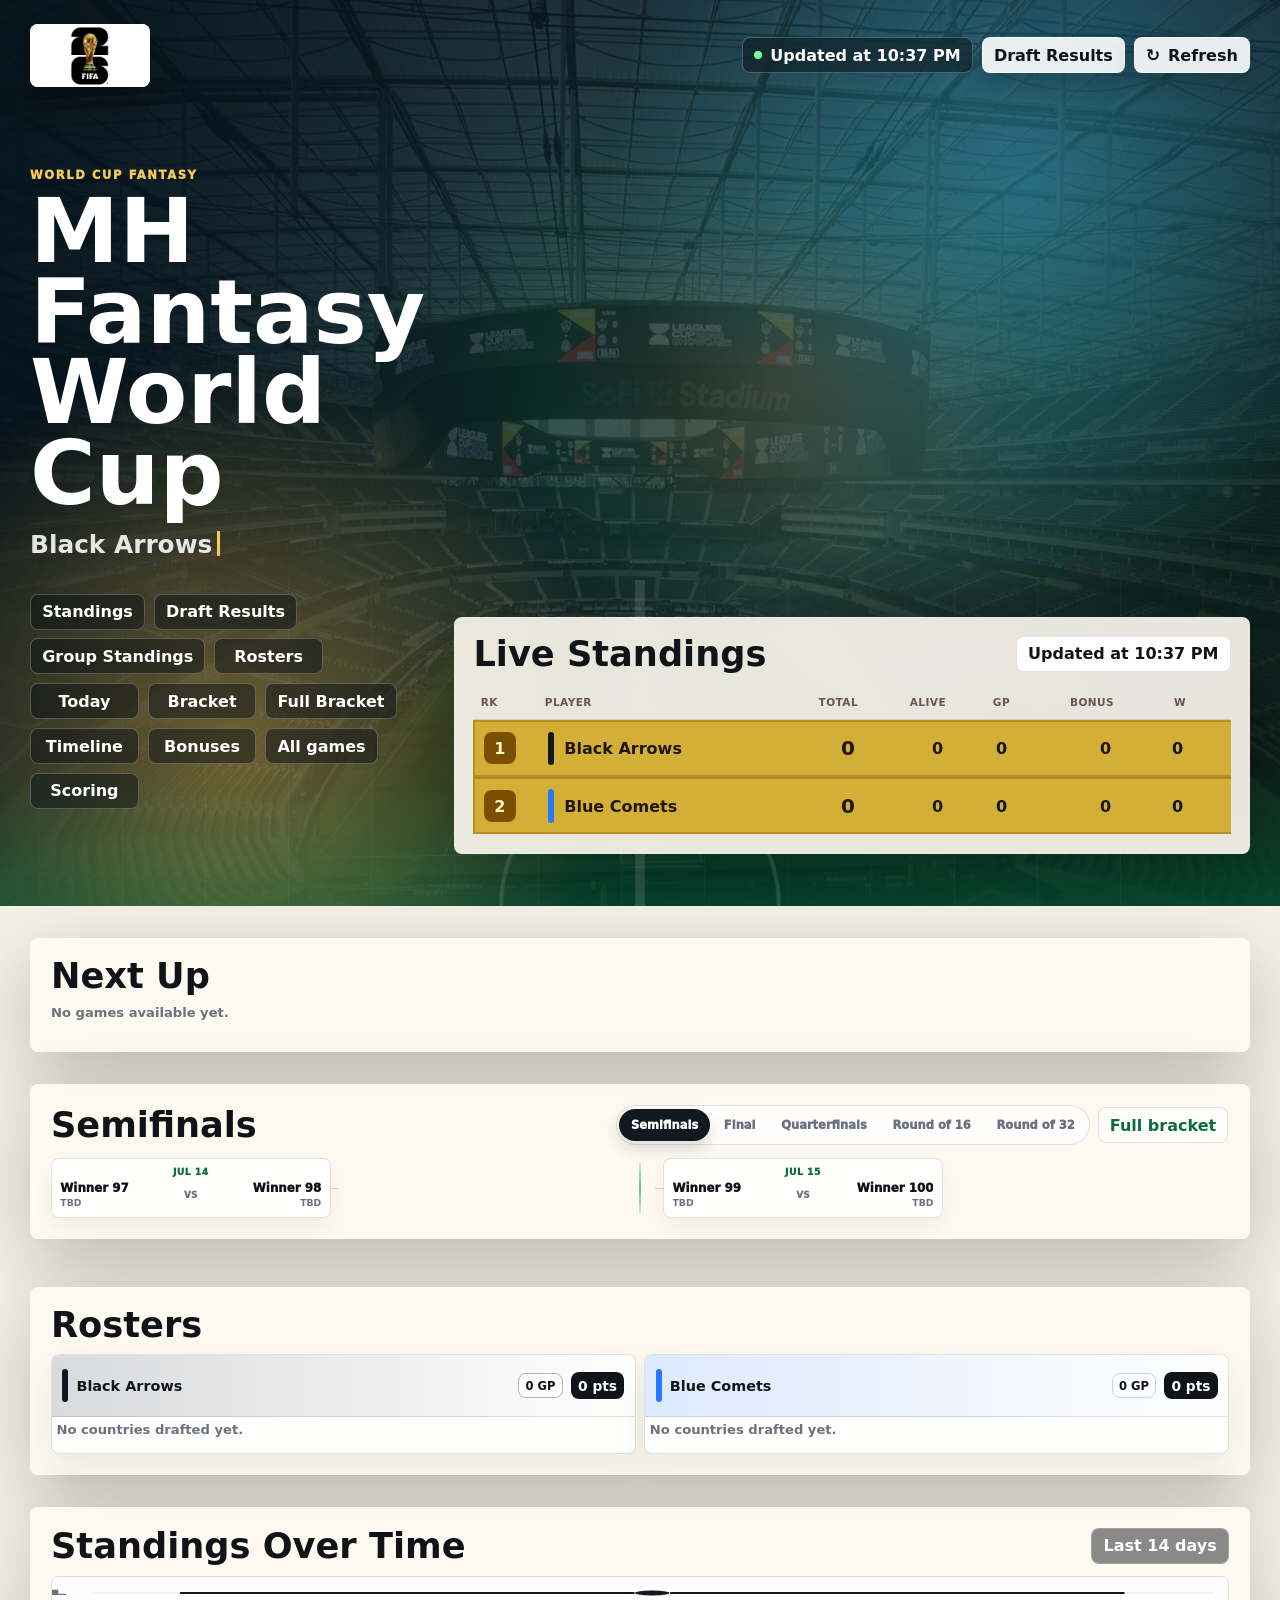
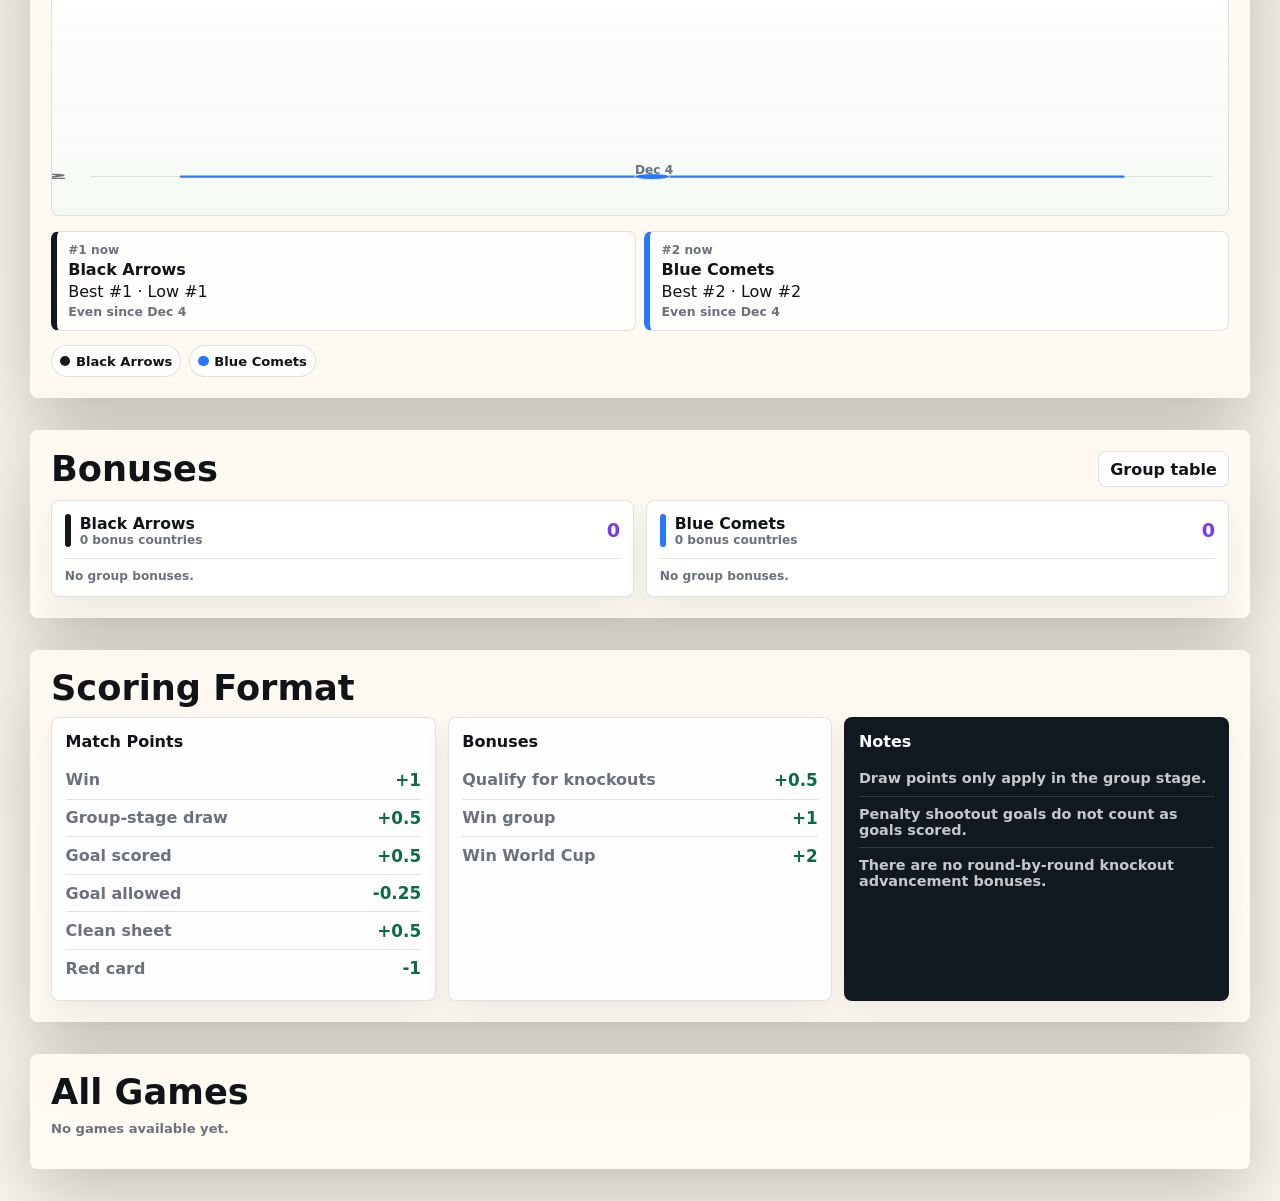
<file: index.html>
<!doctype html>
<html lang="en">
  <head>
    <meta charset="utf-8">
    <meta name="viewport" content="width=device-width, initial-scale=1">
    <title>World Cup Fantasy Table</title>
    <meta name="description" content="A simple, visual landing page for a World Cup fantasy league.">
    <link rel="stylesheet" href="./styles.css">
  </head>
  <body>
    <main>
      <section class="matchday-landing" aria-labelledby="page-title">
        <div class="stadium-wash"></div>
        <header class="topline">
          <img src="./assets/avi_assets/2026-fifa-world-cup-logo.jpg" alt="World Cup 2026 logo" class="brand-mark">
          <div class="top-actions">
            <div class="live-chip" id="top-updated"><span></span> Updating</div>
            <a class="refresh-button draft-results-button" href="./draft-results.html" aria-label="View draft results and initial power rankings">
              Draft Results
            </a>
            <button type="button" class="refresh-button" id="refresh-dashboard" aria-label="Refresh results">
              <span aria-hidden="true">↻</span>
              Refresh
            </button>
          </div>
        </header>

        <div class="hero-grid">
          <section class="hero-copy">
            <p class="eyebrow">World Cup Fantasy</p>
            <h1 id="page-title">MH Fantasy World Cup</h1>
            <p class="typing-line" aria-live="polite">
              <span id="typing-text">Loading table notes</span>
            </p>
            <nav class="jump-row" aria-label="Dashboard sections">
              <a href="#standings">Standings</a>
              <a href="./draft-results.html">Draft Results</a>
              <a href="./group-standings.html">Group Standings</a>
              <a href="#countries">Rosters</a>
              <a href="#matches">Today</a>
              <a href="#world-cup-bracket">Bracket</a>
              <a href="./world-cup-bracket.html">Full Bracket</a>
              <a href="#timeline">Timeline</a>
              <a href="#projected-bonuses">Bonuses</a>
              <a href="#all-games">All games</a>
              <a href="#scoring">Scoring</a>
            </nav>
          </section>

          <section id="standings" class="table-stage" aria-labelledby="standings-title">
            <div class="section-heading">
              <div>
                <h2 id="standings-title">Live Standings</h2>
              </div>
              <span id="last-updated" class="soft-pill">Loading</span>
            </div>
            <div class="standings-wrap">
              <table class="fantasy-table">
                <thead>
                  <tr>
                    <th title="Rank">RK</th>
                    <th>Player</th>
                    <th>Total</th>
                    <th title="Countries remaining">Alive</th>
                    <th>GP</th>
                    <th title="Bonus">Bonus</th>
                    <th title="Wins">W</th>
                    <th title="Goals">G</th>
                    <th title="Defense">Def</th>
                    <th title="Cards">Cards</th>
                  </tr>
                </thead>
                <tbody id="standings-body"></tbody>
              </table>
            </div>
          </section>
        </div>

        <div class="flag-ribbon" id="flag-ribbon" aria-label="Countries in play"></div>
      </section>

      <section id="matches" class="content-section match-section" aria-labelledby="matches-title">
        <div class="section-heading">
          <div>
            <h2 id="matches-title">Today's Games</h2>
          </div>
        </div>
        <div id="match-strip" class="match-strip"></div>
      </section>

      <section id="world-cup-bracket" class="content-section bracket-section" aria-labelledby="bracket-title">
        <div class="section-heading">
          <div>
            <h2 id="bracket-title">Semifinals</h2>
          </div>
          <div class="bracket-actions">
            <div class="bracket-round-tabs" role="tablist" aria-label="Bracket round">
              <button type="button" class="bracket-round-tab is-active" role="tab" aria-selected="true" data-bracket-round="SF">Semifinals</button>
              <button type="button" class="bracket-round-tab" role="tab" aria-selected="false" data-bracket-round="FINAL">Final</button>
              <button type="button" class="bracket-round-tab" role="tab" aria-selected="false" data-bracket-round="QF">Quarterfinals</button>
              <button type="button" class="bracket-round-tab" role="tab" aria-selected="false" data-bracket-round="R16">Round of 16</button>
              <button type="button" class="bracket-round-tab" role="tab" aria-selected="false" data-bracket-round="R32">Round of 32</button>
            </div>
            <a class="soft-pill soft-pill-link" href="./world-cup-bracket.html">Full bracket</a>
          </div>
        </div>
        <div id="world-cup-bracket-grid" class="world-cup-bracket-grid"></div>
      </section>

      <section id="countries" class="content-section countries-section" aria-labelledby="countries-title">
        <div class="section-heading">
          <div>
            <h2 id="countries-title">Rosters</h2>
          </div>
        </div>
        <div id="country-breakdown" class="roster-breakdown"></div>
      </section>

      <section id="timeline" class="content-section timeline-section" aria-labelledby="timeline-title">
        <div class="section-heading">
          <div>
            <h2 id="timeline-title">Standings Over Time</h2>
          </div>
          <span class="soft-pill">Last 14 days</span>
        </div>
        <div id="points-timeline" class="points-timeline"></div>
      </section>

      <section id="projected-bonuses" class="content-section projected-bonus-section" aria-labelledby="projected-bonus-title">
        <div class="section-heading">
          <div>
            <h2 id="projected-bonus-title">Bonuses</h2>
          </div>
          <span class="soft-pill">Group table</span>
        </div>
        <div id="projected-bonus-grid" class="projected-bonus-grid"></div>
      </section>

      <section id="scoring" class="content-section scoring-section" aria-labelledby="scoring-title">
        <div class="section-heading">
          <div>
            <h2 id="scoring-title">Scoring Format</h2>
          </div>
        </div>
        <div class="scoring-grid" aria-label="World Cup fantasy scoring rules">
          <article class="scoring-card">
            <h3>Match Points</h3>
            <div class="scoring-row"><span>Win</span><strong>+1</strong></div>
            <div class="scoring-row"><span>Group-stage draw</span><strong>+0.5</strong></div>
            <div class="scoring-row"><span>Goal scored</span><strong>+0.5</strong></div>
            <div class="scoring-row"><span>Goal allowed</span><strong>-0.25</strong></div>
            <div class="scoring-row"><span>Clean sheet</span><strong>+0.5</strong></div>
            <div class="scoring-row"><span>Red card</span><strong>-1</strong></div>
          </article>
          <article class="scoring-card">
            <h3>Bonuses</h3>
            <div class="scoring-row"><span>Qualify for knockouts</span><strong>+0.5</strong></div>
            <div class="scoring-row"><span>Win group</span><strong>+1</strong></div>
            <div class="scoring-row"><span>Win World Cup</span><strong>+2</strong></div>
          </article>
          <article class="scoring-card scoring-notes">
            <h3>Notes</h3>
            <p>Draw points only apply in the group stage.</p>
            <p>Penalty shootout goals do not count as goals scored.</p>
            <p>There are no round-by-round knockout advancement bonuses.</p>
          </article>
        </div>
      </section>

      <section id="all-games" class="content-section all-games-section" aria-labelledby="all-games-title">
        <div class="section-heading">
          <div>
            <h2 id="all-games-title">All Games</h2>
          </div>
        </div>
        <div id="all-games-list" class="all-games-list"></div>
      </section>
    </main>

    <div id="match-breakdown-modal" class="match-breakdown-modal" aria-hidden="true">
      <div class="match-breakdown-backdrop" data-close-match-breakdown></div>
      <section class="match-breakdown-panel" role="dialog" aria-modal="true" aria-labelledby="match-breakdown-title">
        <button class="match-breakdown-close" type="button" aria-label="Close scoring breakdown" data-close-match-breakdown>&times;</button>
        <div id="match-breakdown-content"></div>
      </section>
    </div>

    <script src="./config.js"></script>
    <script src="./world-cup-2026-groups.js?v=20260620-groups"></script>
    <script src="./app.js?v=20260713-semifinals-final"></script>
  </body>
</html>
</file>
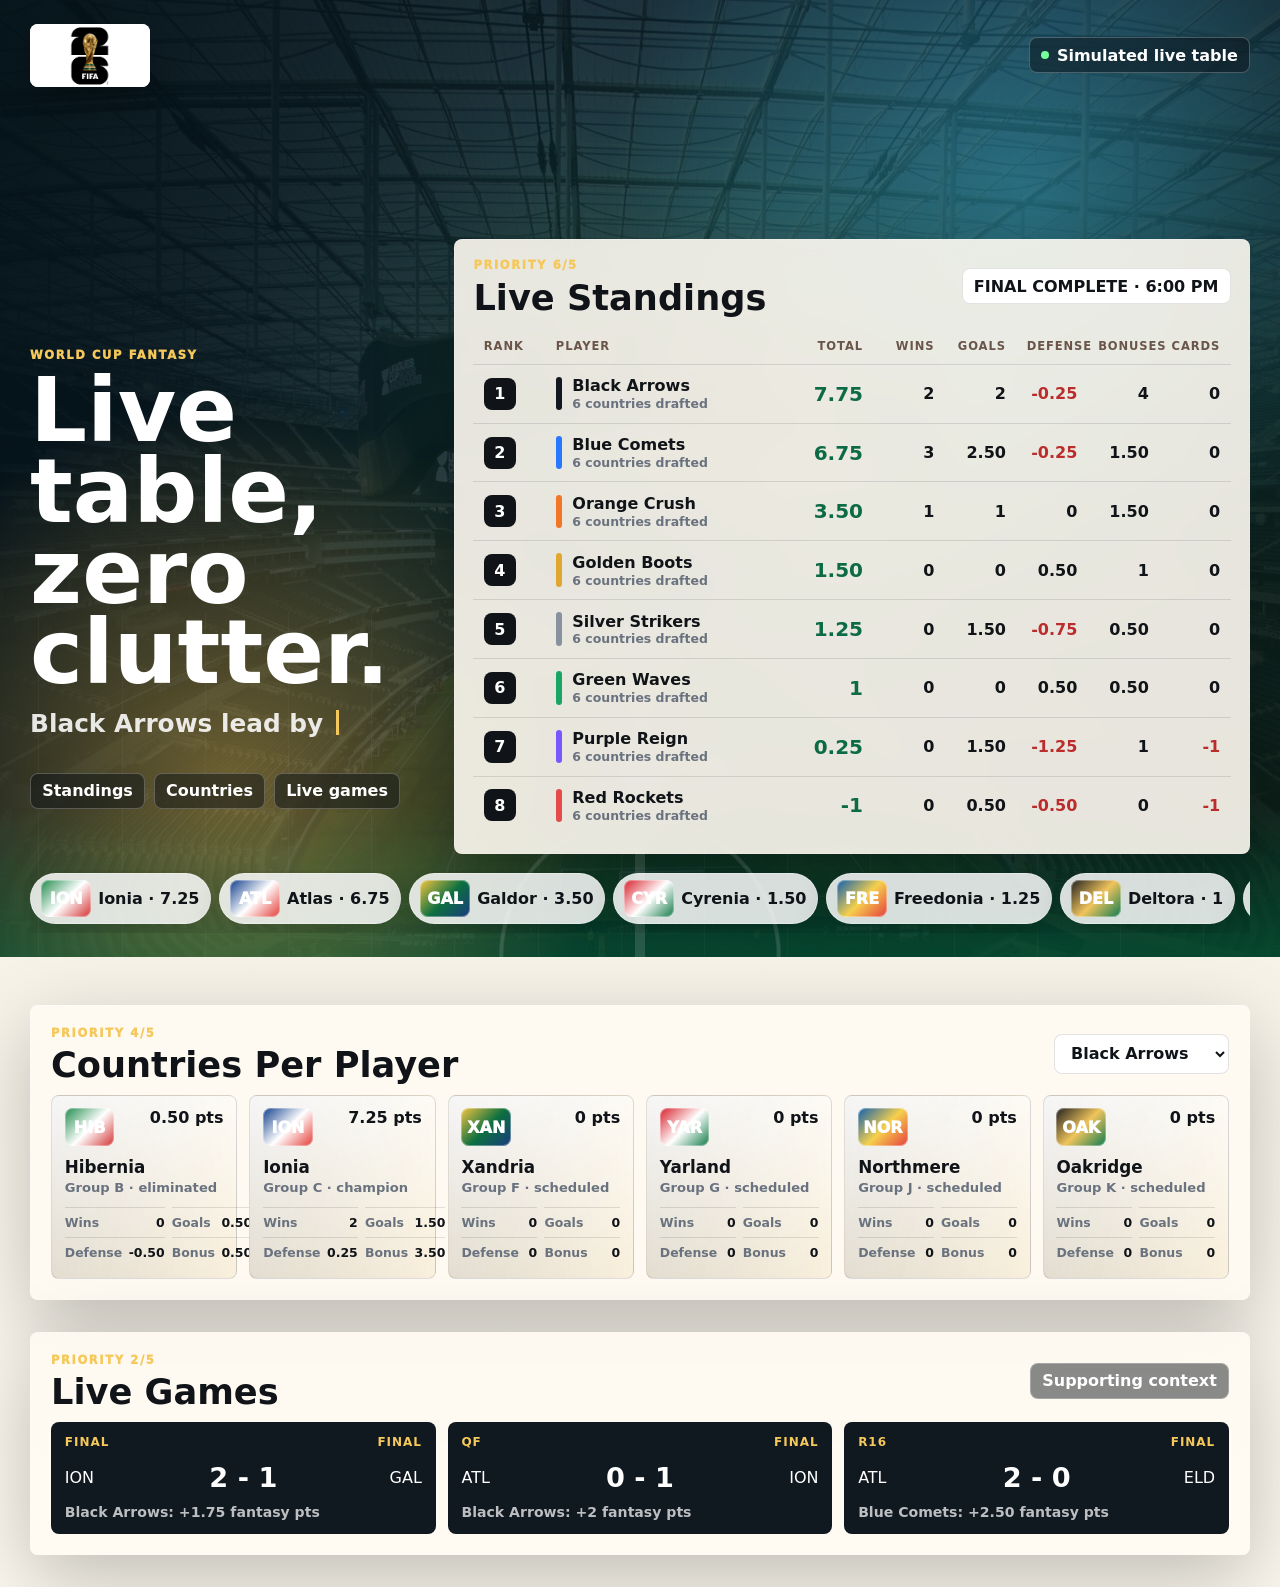
<file: design-concepts/avi-landing/index.html>
<!doctype html>
<html lang="en">
  <head>
    <meta charset="utf-8">
    <meta name="viewport" content="width=device-width, initial-scale=1">
    <title>World Cup Fantasy Table</title>
    <meta name="description" content="A simple, visual landing page for a World Cup fantasy league.">
    <link rel="stylesheet" href="./styles.css">
  </head>
  <body>
    <main>
      <section class="matchday-landing" aria-labelledby="page-title">
        <div class="stadium-wash"></div>
        <header class="topline">
          <img src="../../assets/avi_assets/2026-fifa-world-cup-logo.jpg" alt="World Cup 2026 logo" class="brand-mark">
          <div class="live-chip"><span></span> Simulated live table</div>
        </header>

        <div class="hero-grid">
          <section class="hero-copy">
            <p class="eyebrow">World Cup Fantasy</p>
            <h1 id="page-title">Live table, zero clutter.</h1>
            <p class="typing-line" aria-live="polite">
              <span id="typing-text">Black Arrows lead by 1 point</span>
            </p>
            <nav class="jump-row" aria-label="Dashboard sections">
              <a href="#standings">Standings</a>
              <a href="#countries">Countries</a>
              <a href="#matches">Live games</a>
            </nav>
          </section>

          <section id="standings" class="table-stage" aria-labelledby="standings-title">
            <div class="section-heading">
              <div>
                <p class="eyebrow">Priority 6/5</p>
                <h2 id="standings-title">Live Standings</h2>
              </div>
              <span id="last-updated" class="soft-pill">Loading</span>
            </div>
            <div class="standings-wrap">
              <table class="fantasy-table">
                <thead>
                  <tr>
                    <th>Rank</th>
                    <th>Player</th>
                    <th>Total</th>
                    <th>Wins</th>
                    <th>Goals</th>
                    <th>Defense</th>
                    <th>Bonuses</th>
                    <th>Cards</th>
                  </tr>
                </thead>
                <tbody id="standings-body"></tbody>
              </table>
            </div>
          </section>
        </div>

        <div class="flag-ribbon" id="flag-ribbon" aria-label="Countries in play"></div>
      </section>

      <section id="countries" class="content-section countries-section" aria-labelledby="countries-title">
        <div class="section-heading">
          <div>
            <p class="eyebrow">Priority 4/5</p>
            <h2 id="countries-title">Countries Per Player</h2>
          </div>
          <select id="manager-select" aria-label="Choose player"></select>
        </div>
        <div id="country-breakdown" class="country-breakdown"></div>
      </section>

      <section id="matches" class="content-section match-section" aria-labelledby="matches-title">
        <div class="section-heading">
          <div>
            <p class="eyebrow">Priority 2/5</p>
            <h2 id="matches-title">Live Games</h2>
          </div>
          <span class="soft-pill">Supporting context</span>
        </div>
        <div id="match-strip" class="match-strip"></div>
      </section>
    </main>

    <script src="./app.js"></script>
  </body>
</html>
</file>
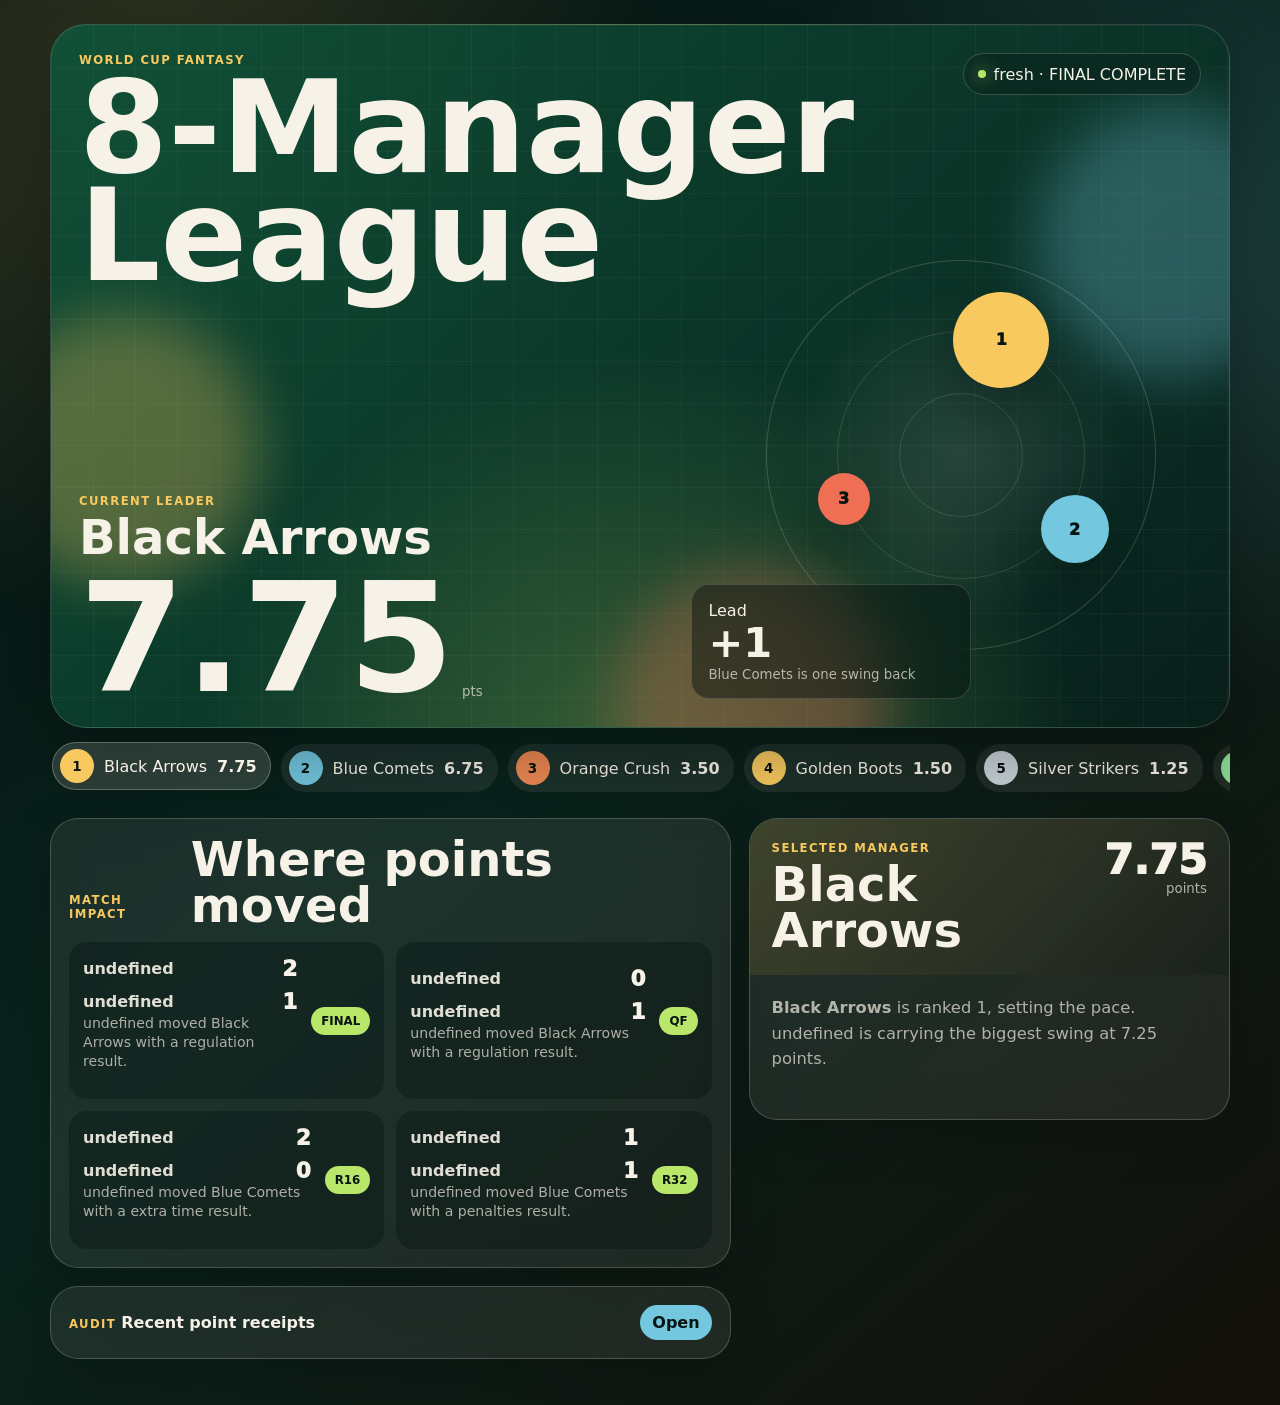
<file: design-concepts/flow-score/index.html>
<!doctype html>
<html lang="en">
  <head>
    <meta charset="utf-8">
    <meta name="viewport" content="width=device-width, initial-scale=1">
    <title>Flow Score Concept</title>
    <meta
      name="description"
      content="A cleaner, fluid World Cup fantasy dashboard concept focused on race, live impact, and manager roster clarity."
    >
    <link rel="stylesheet" href="./styles.css">
  </head>
  <body>
    <main class="flow-shell">
      <section class="scorestage" aria-labelledby="league-title">
        <div class="aurora-field" aria-hidden="true">
          <span></span>
          <span></span>
          <span></span>
        </div>

        <header class="topline" data-section="Matchday Masthead">
          <div>
            <p class="kicker">World Cup Fantasy</p>
            <h1 id="league-title">The Race Is Live</h1>
          </div>
          <button class="sync-chip" id="sync-chip" type="button" aria-label="Refresh prototype data">
            <span class="sync-dot"></span>
            <span id="sync-label">Simulation ready</span>
          </button>
        </header>

        <section class="race-hero" data-section="Championship Flow">
          <div class="leader-lockup">
            <p class="kicker">Current Leader</p>
            <h2 id="leader-name">Black Arrows</h2>
            <div class="leader-score">
              <span id="leader-score">7.75</span>
              <small>pts</small>
            </div>
          </div>
          <div class="race-orbit" aria-label="Top three race visualization">
            <div class="orb leader-orb">
              <span id="orb-rank-1">1</span>
            </div>
            <div class="orb chase-orb">
              <span id="orb-rank-2">2</span>
            </div>
            <div class="orb pulse-orb">
              <span id="orb-rank-3">3</span>
            </div>
          </div>
          <div class="gap-card">
            <span>Lead</span>
            <strong id="leader-gap">+1.00</strong>
            <small id="gap-copy">one goal swing can change the mood</small>
          </div>
        </section>
      </section>

      <nav class="manager-ribbon" id="manager-ribbon" data-section="Manager Ribbon" aria-label="Choose manager"></nav>

      <section class="content-flow">
        <section class="live-strip" data-section="Live Impact Strip" aria-labelledby="live-title">
          <div class="section-heading">
            <p class="kicker">Match Impact</p>
            <h2 id="live-title">Where points moved</h2>
          </div>
          <div class="match-carousel" id="match-carousel"></div>
        </section>

        <section class="manager-story" data-section="Manager Story" aria-labelledby="manager-title">
          <div class="manager-panel">
            <div class="manager-intro">
              <div>
                <p class="kicker">Selected Manager</p>
                <h2 id="manager-title">Black Arrows</h2>
              </div>
              <div class="manager-total">
                <span id="manager-total">7.75</span>
                <small>points</small>
              </div>
            </div>
            <div class="storyline" id="manager-storyline"></div>
            <div class="roster-flow" id="roster-flow"></div>
          </div>
        </section>

        <section class="audit-peek" data-section="Ledger Peek">
          <details>
            <summary>
              <span>
                <span class="kicker">Audit</span>
                <strong>Recent point receipts</strong>
              </span>
              <span class="summary-action">Open</span>
            </summary>
            <div class="receipt-list" id="receipt-list"></div>
          </details>
        </section>
      </section>
    </main>

    <script src="./app.js"></script>
  </body>
</html>
</file>
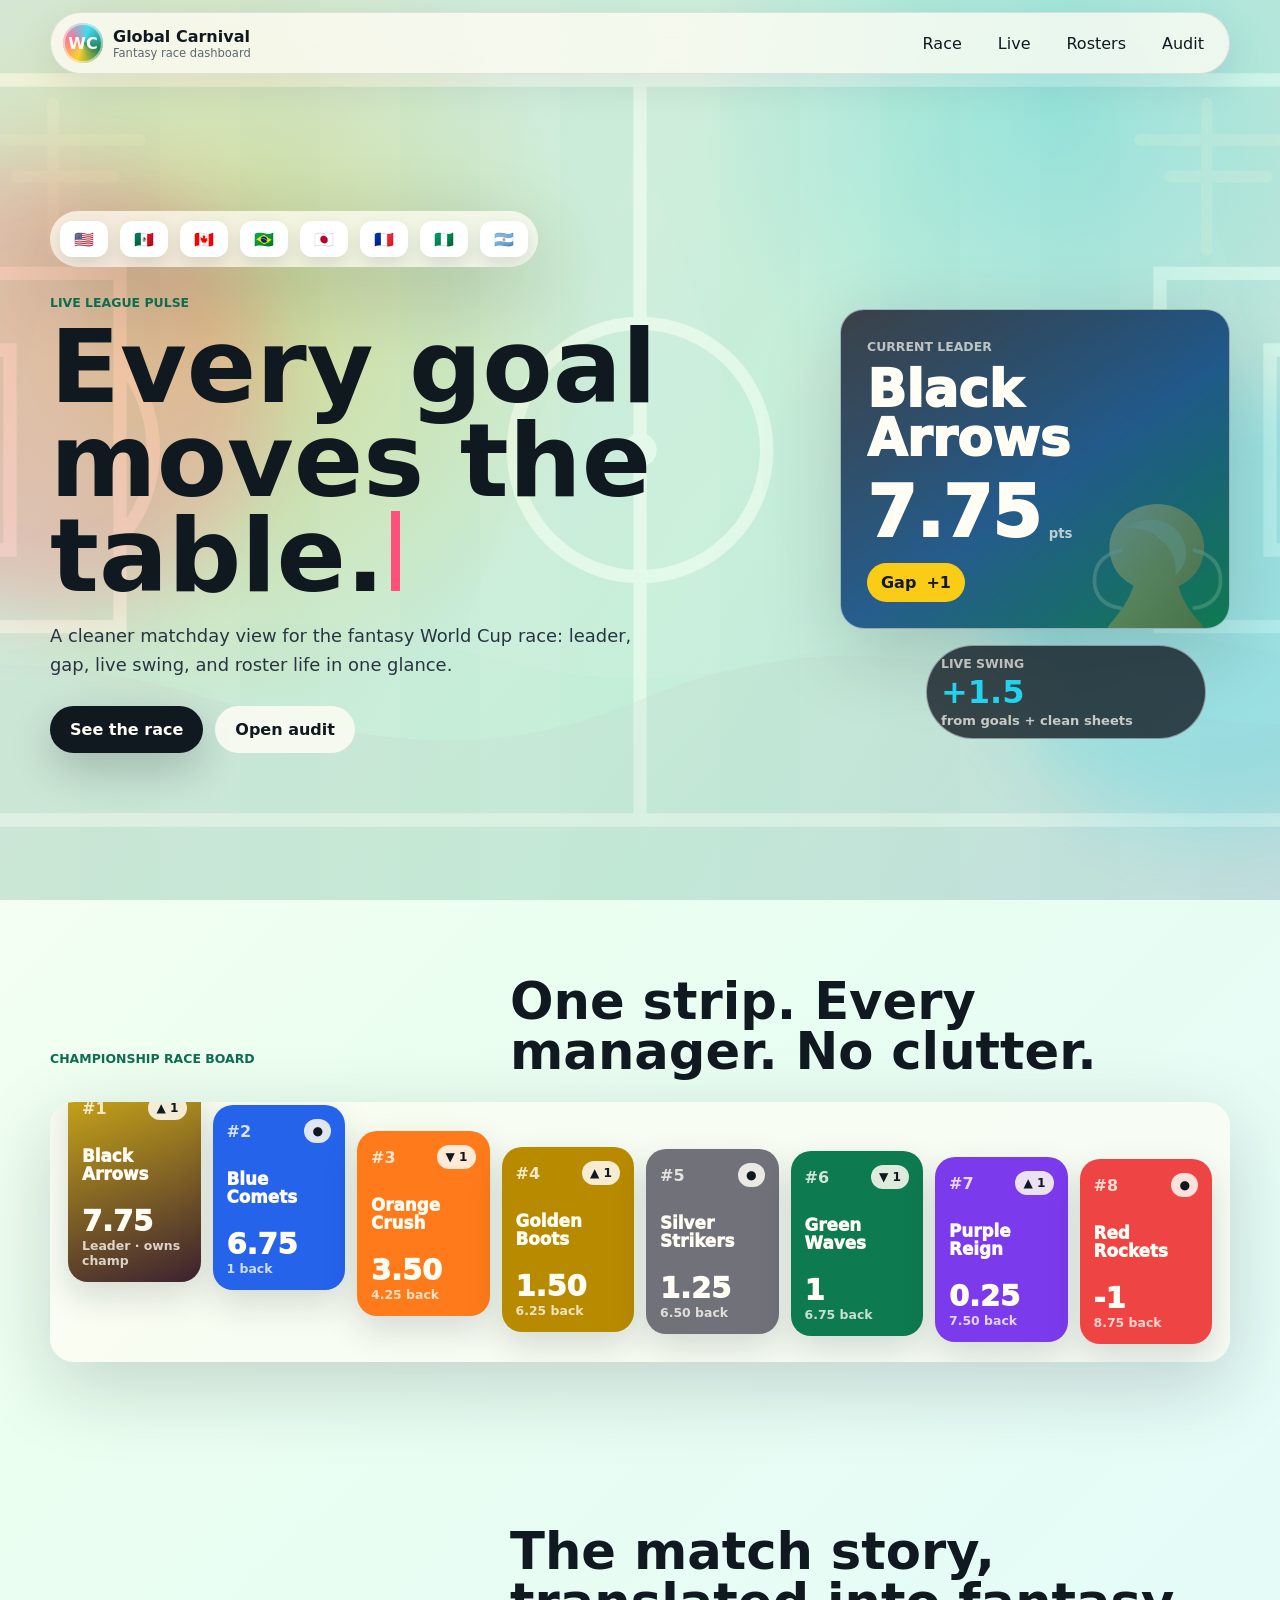
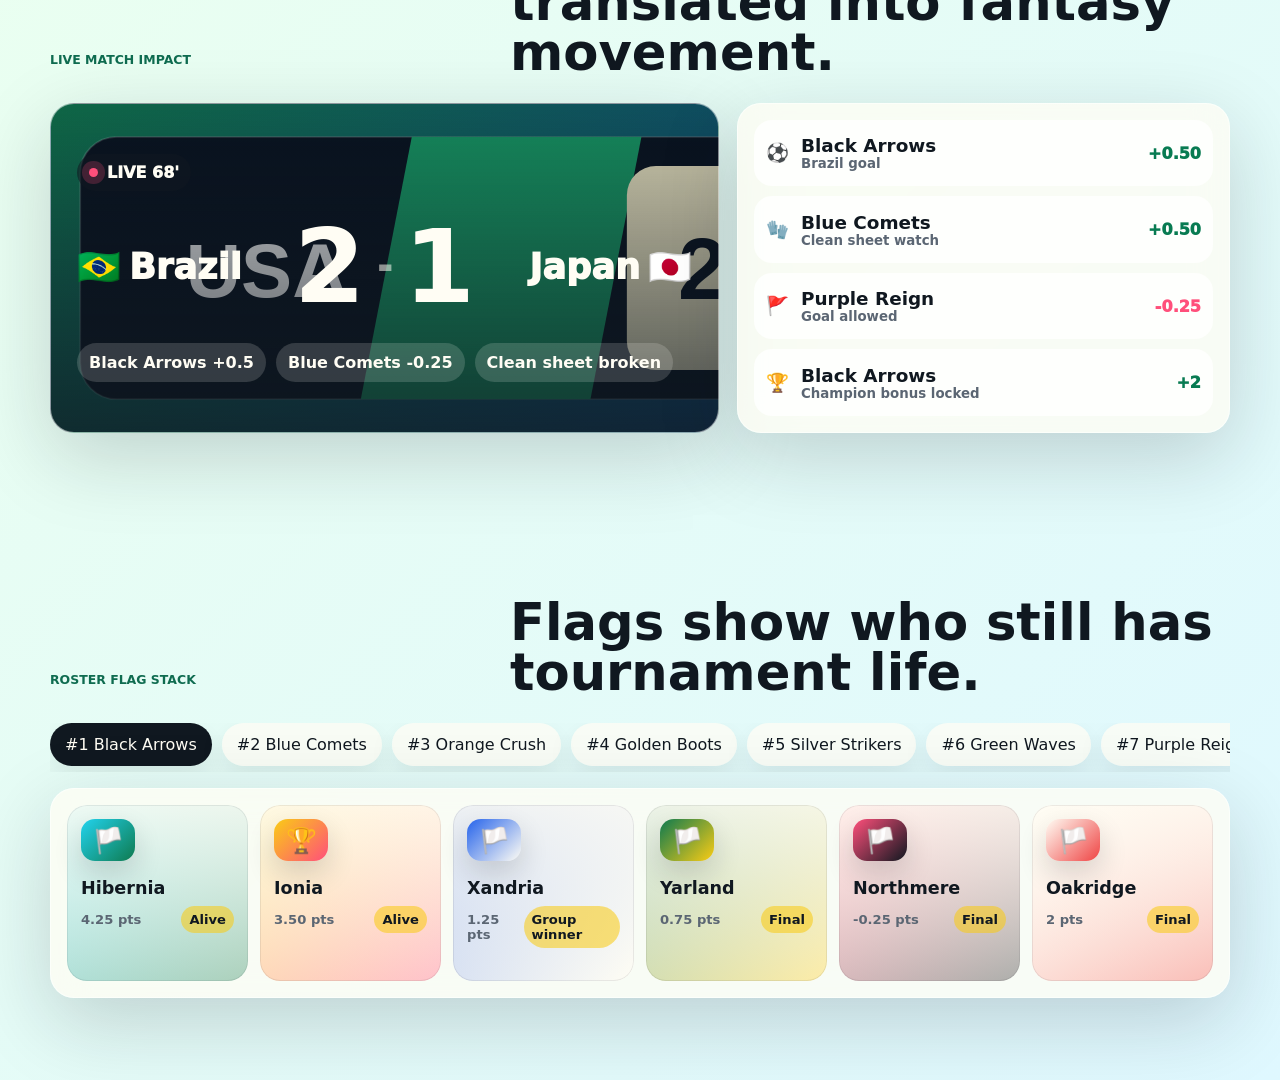
<file: design-concepts/global-carnival/index.html>
<!doctype html>
<html lang="en">
  <head>
    <meta charset="utf-8" />
    <meta name="viewport" content="width=device-width, initial-scale=1" />
    <title>Global Carnival | World Cup Fantasy Concept</title>
    <link rel="stylesheet" href="./styles.css" />
  </head>
  <body>
    <div class="page-shell">
      <div class="ambient ambient-one" aria-hidden="true"></div>
      <div class="ambient ambient-two" aria-hidden="true"></div>

      <header class="top-nav" aria-label="Dashboard navigation">
        <a class="brand-lockup" href="#hero" aria-label="Global Carnival home">
          <span class="brand-mark">WC</span>
          <span>
            <strong>Global Carnival</strong>
            <small>Fantasy race dashboard</small>
          </span>
        </a>
        <nav>
          <a href="#race">Race</a>
          <a href="#live">Live</a>
          <a href="#rosters">Rosters</a>
          <button class="ghost-button" type="button" data-open-audit>Audit</button>
        </nav>
      </header>

      <main>
        <section class="matchday-hero" id="hero" aria-labelledby="hero-title">
          <div class="flag-ribbon" aria-label="Tournament country ribbon">
            <span>🇺🇸</span><span>🇲🇽</span><span>🇨🇦</span><span>🇧🇷</span><span>🇯🇵</span><span>🇫🇷</span><span>🇳🇬</span><span>🇦🇷</span>
          </div>

          <div class="hero-grid">
            <div class="hero-copy">
              <p class="eyebrow">Live league pulse</p>
              <h1 id="hero-title">
                <span data-typing>Every goal moves the table.</span>
              </h1>
              <p class="hero-subcopy">
                A cleaner matchday view for the fantasy World Cup race: leader, gap, live swing, and roster life in one glance.
              </p>
              <div class="hero-actions">
                <a class="primary-button" href="#race">See the race</a>
                <button class="secondary-button" type="button" data-open-audit>Open audit</button>
              </div>
            </div>

            <aside class="leader-orbit" aria-label="Current leader summary">
              <div class="leader-card">
                <span class="leader-kicker">Current leader</span>
                <div class="leader-name" data-leader-name>Black Arrows</div>
                <div class="leader-score">
                  <span data-leader-score>7.75</span>
                  <small>pts</small>
                </div>
                <div class="gap-pill">
                  <span>Gap</span>
                  <strong data-gap>+1.00</strong>
                </div>
              </div>
              <div class="swing-bubble">
                <small>Live swing</small>
                <strong data-live-swing>+1.5</strong>
                <span>from goals + clean sheets</span>
              </div>
            </aside>
          </div>
        </section>

        <section class="race-section" id="race" aria-labelledby="race-title">
          <div class="section-heading">
            <p class="eyebrow">Championship Race Board</p>
            <h2 id="race-title">One strip. Every manager. No clutter.</h2>
          </div>
          <div class="race-strip" data-race-strip></div>
        </section>

        <section class="live-section" id="live" aria-labelledby="live-title">
          <div class="section-heading">
            <p class="eyebrow">Live Match Impact</p>
            <h2 id="live-title">The match story, translated into fantasy movement.</h2>
          </div>
          <div class="live-board">
            <article class="score-bug">
              <div class="score-status">
                <span class="live-dot"></span>
                <span data-match-status>LIVE 68'</span>
              </div>
              <div class="score-line">
                <span class="team-chip"><b>🇧🇷</b> Brazil</span>
                <strong>2</strong>
                <span class="score-dash">-</span>
                <strong>1</strong>
                <span class="team-chip">Japan <b>🇯🇵</b></span>
              </div>
              <div class="score-impact">
                <span>Black Arrows +0.5</span>
                <span>Blue Comets -0.25</span>
                <span>Clean sheet broken</span>
              </div>
            </article>

            <div class="swing-list" data-swing-list></div>
          </div>
        </section>

        <section class="roster-section" id="rosters" aria-labelledby="rosters-title">
          <div class="section-heading">
            <p class="eyebrow">Roster Flag Stack</p>
            <h2 id="rosters-title">Flags show who still has tournament life.</h2>
          </div>
          <div class="manager-picker" data-manager-picker></div>
          <div class="roster-stack" data-roster-stack></div>
        </section>
      </main>
    </div>

    <dialog class="audit-drawer" data-audit-dialog aria-label="Scoring audit detail">
      <div class="drawer-header">
        <div>
          <p class="eyebrow">Hidden Audit Detail</p>
          <h2>Scoring ledger</h2>
        </div>
        <button class="icon-button" type="button" data-close-audit aria-label="Close audit">×</button>
      </div>
      <div class="ledger-table" data-ledger-table></div>
    </dialog>

    <script src="./app.js"></script>
  </body>
</html>
</file>
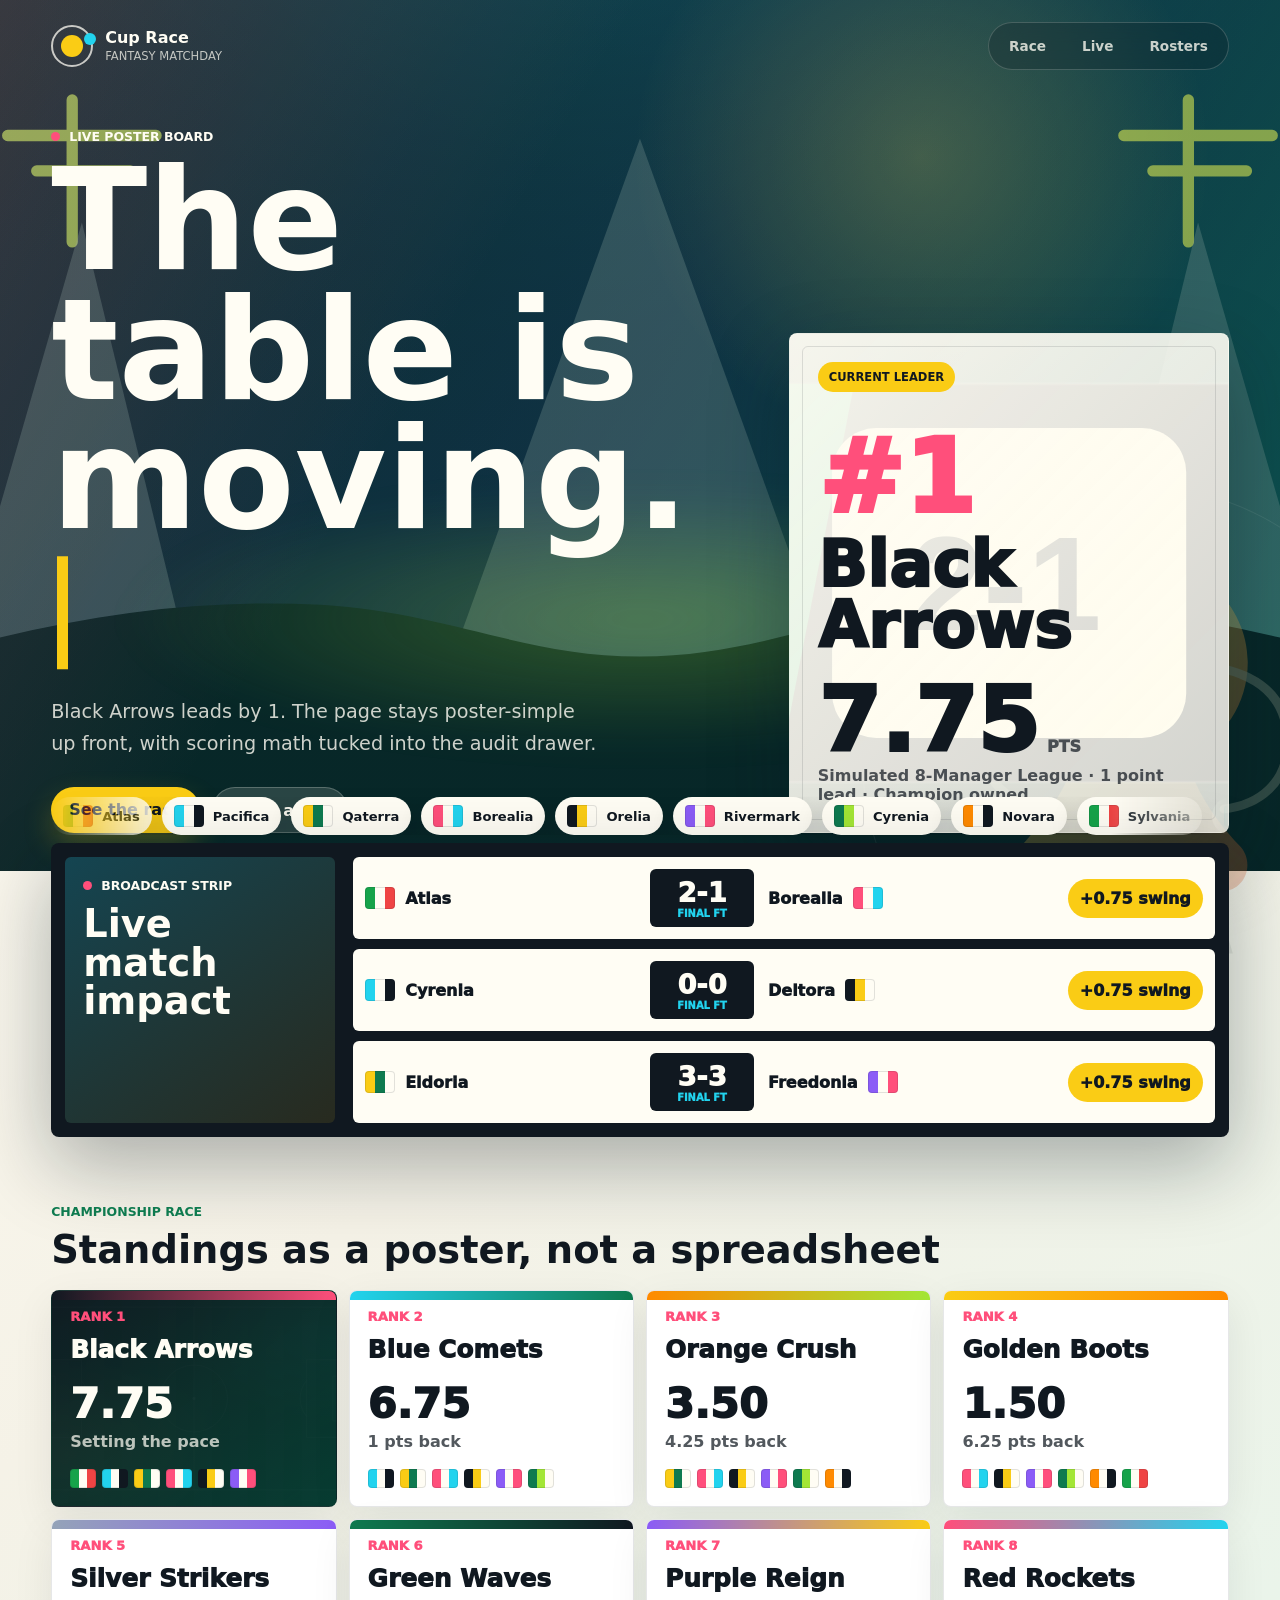
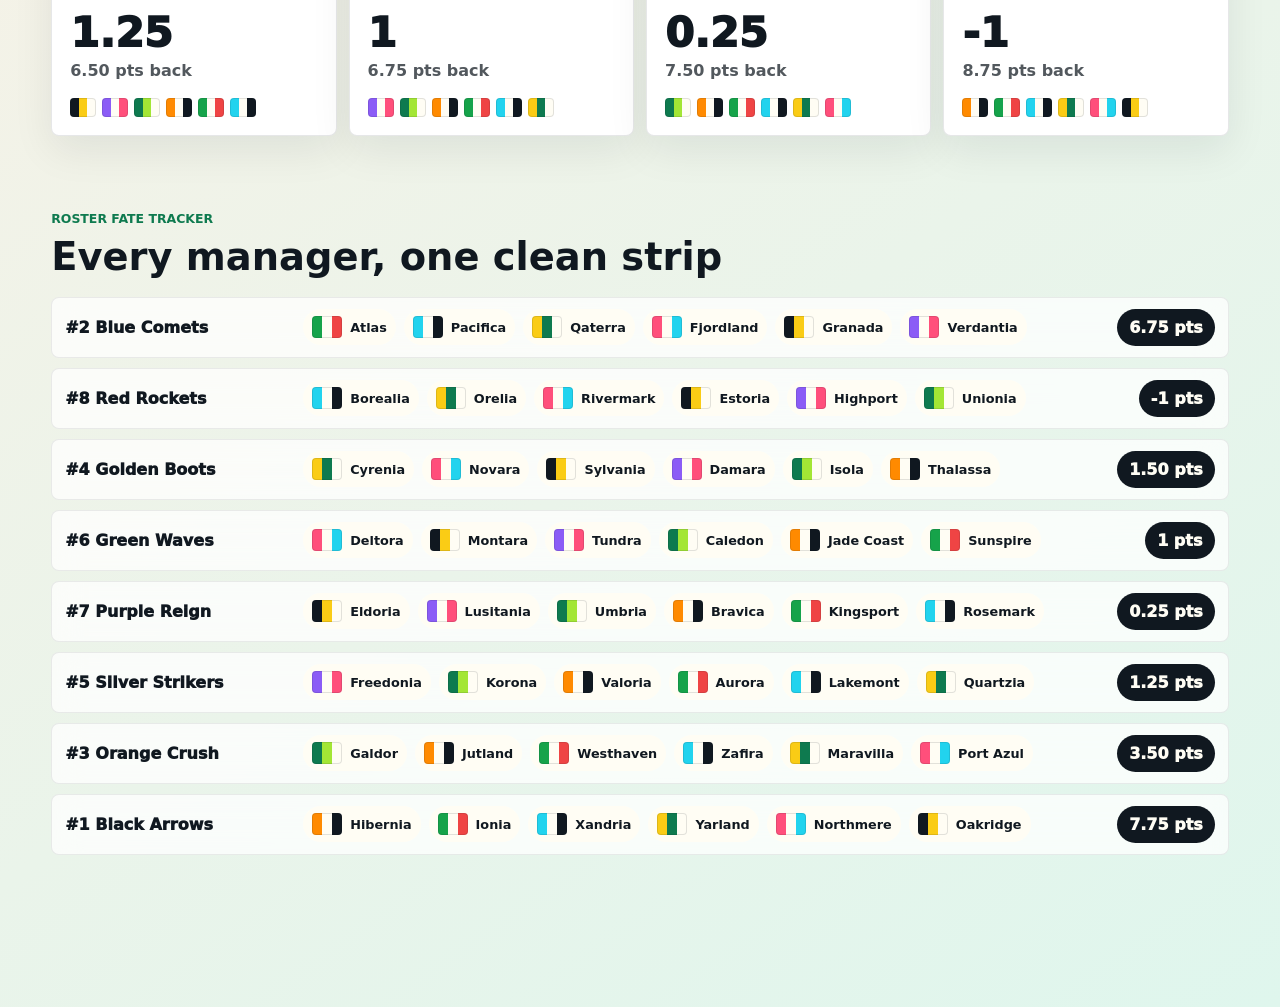
<file: design-concepts/live-score-poster/index.html>
<!doctype html>
<html lang="en">
  <head>
    <meta charset="utf-8" />
    <meta name="viewport" content="width=device-width, initial-scale=1" />
    <title>Live Score Poster | World Cup Fantasy Concept</title>
    <link rel="stylesheet" href="./styles.css" />
  </head>
  <body>
    <div class="page-shell">
      <header class="poster-hero" id="top">
        <div class="field-glow" aria-hidden="true"></div>
        <nav class="topbar" aria-label="Concept navigation">
          <a class="brand-mark" href="#top" aria-label="Live Score Poster home">
            <span class="brand-orbit"></span>
            <span>
              <strong>Cup Race</strong>
              <small>Fantasy Matchday</small>
            </span>
          </a>
          <div class="nav-pills" aria-label="Jump links">
            <a href="#race">Race</a>
            <a href="#live">Live</a>
            <a href="#rosters">Rosters</a>
          </div>
        </nav>

        <section class="hero-grid" aria-labelledby="hero-title">
          <div class="poster-copy">
            <p class="eyebrow"><span class="live-dot"></span> Live poster board</p>
            <h1 id="hero-title">
              <span id="typed-headline">The table is moving.</span>
              <span class="typing-caret" aria-hidden="true"></span>
            </h1>
            <p class="hero-summary" id="hero-summary">
              A cleaner matchday view for the league race, live fantasy swings, and the countries still carrying each roster.
            </p>
            <div class="hero-actions">
              <a class="primary-action" href="#race">See the race</a>
              <button class="ghost-action" type="button" id="open-ledger">Open audit</button>
            </div>
          </div>

          <aside class="leader-poster" aria-label="Current leader">
            <div class="leader-ribbon">Current leader</div>
            <div class="leader-rank" id="leader-rank">#1</div>
            <div class="leader-name" id="leader-name">Loading</div>
            <div class="leader-score"><span id="leader-score">0</span><small>pts</small></div>
            <div class="leader-meta" id="leader-meta">Simulation loading...</div>
          </aside>
        </section>

        <div class="flag-river" id="flag-river" aria-label="Featured countries"></div>
      </header>

      <main>
        <section class="score-bug" id="live" aria-labelledby="live-title">
          <div class="bug-meta">
            <p class="eyebrow"><span class="live-dot"></span> Broadcast strip</p>
            <h2 id="live-title">Live match impact</h2>
          </div>
          <div class="bug-track" id="bug-track"></div>
        </section>

        <section class="race-section" id="race" aria-labelledby="race-title">
          <div class="section-heading">
            <p class="eyebrow">Championship race</p>
            <h2 id="race-title">Standings as a poster, not a spreadsheet</h2>
          </div>
          <div class="race-board" id="race-board"></div>
        </section>

        <section class="roster-section" id="rosters" aria-labelledby="rosters-title">
          <div class="section-heading">
            <p class="eyebrow">Roster fate tracker</p>
            <h2 id="rosters-title">Every manager, one clean strip</h2>
          </div>
          <div class="roster-stack" id="roster-stack"></div>
        </section>
      </main>
    </div>

    <dialog class="ledger-drawer" id="ledger-drawer" aria-labelledby="ledger-title">
      <form method="dialog">
        <button class="close-button" aria-label="Close audit drawer">×</button>
      </form>
      <p class="eyebrow">Hidden audit</p>
      <h2 id="ledger-title">Scoring ledger preview</h2>
      <p class="drawer-copy">Detailed math stays available without crowding the matchday view.</p>
      <div class="ledger-list" id="ledger-list"></div>
    </dialog>

    <script src="./app.js"></script>
  </body>
</html>
</file>
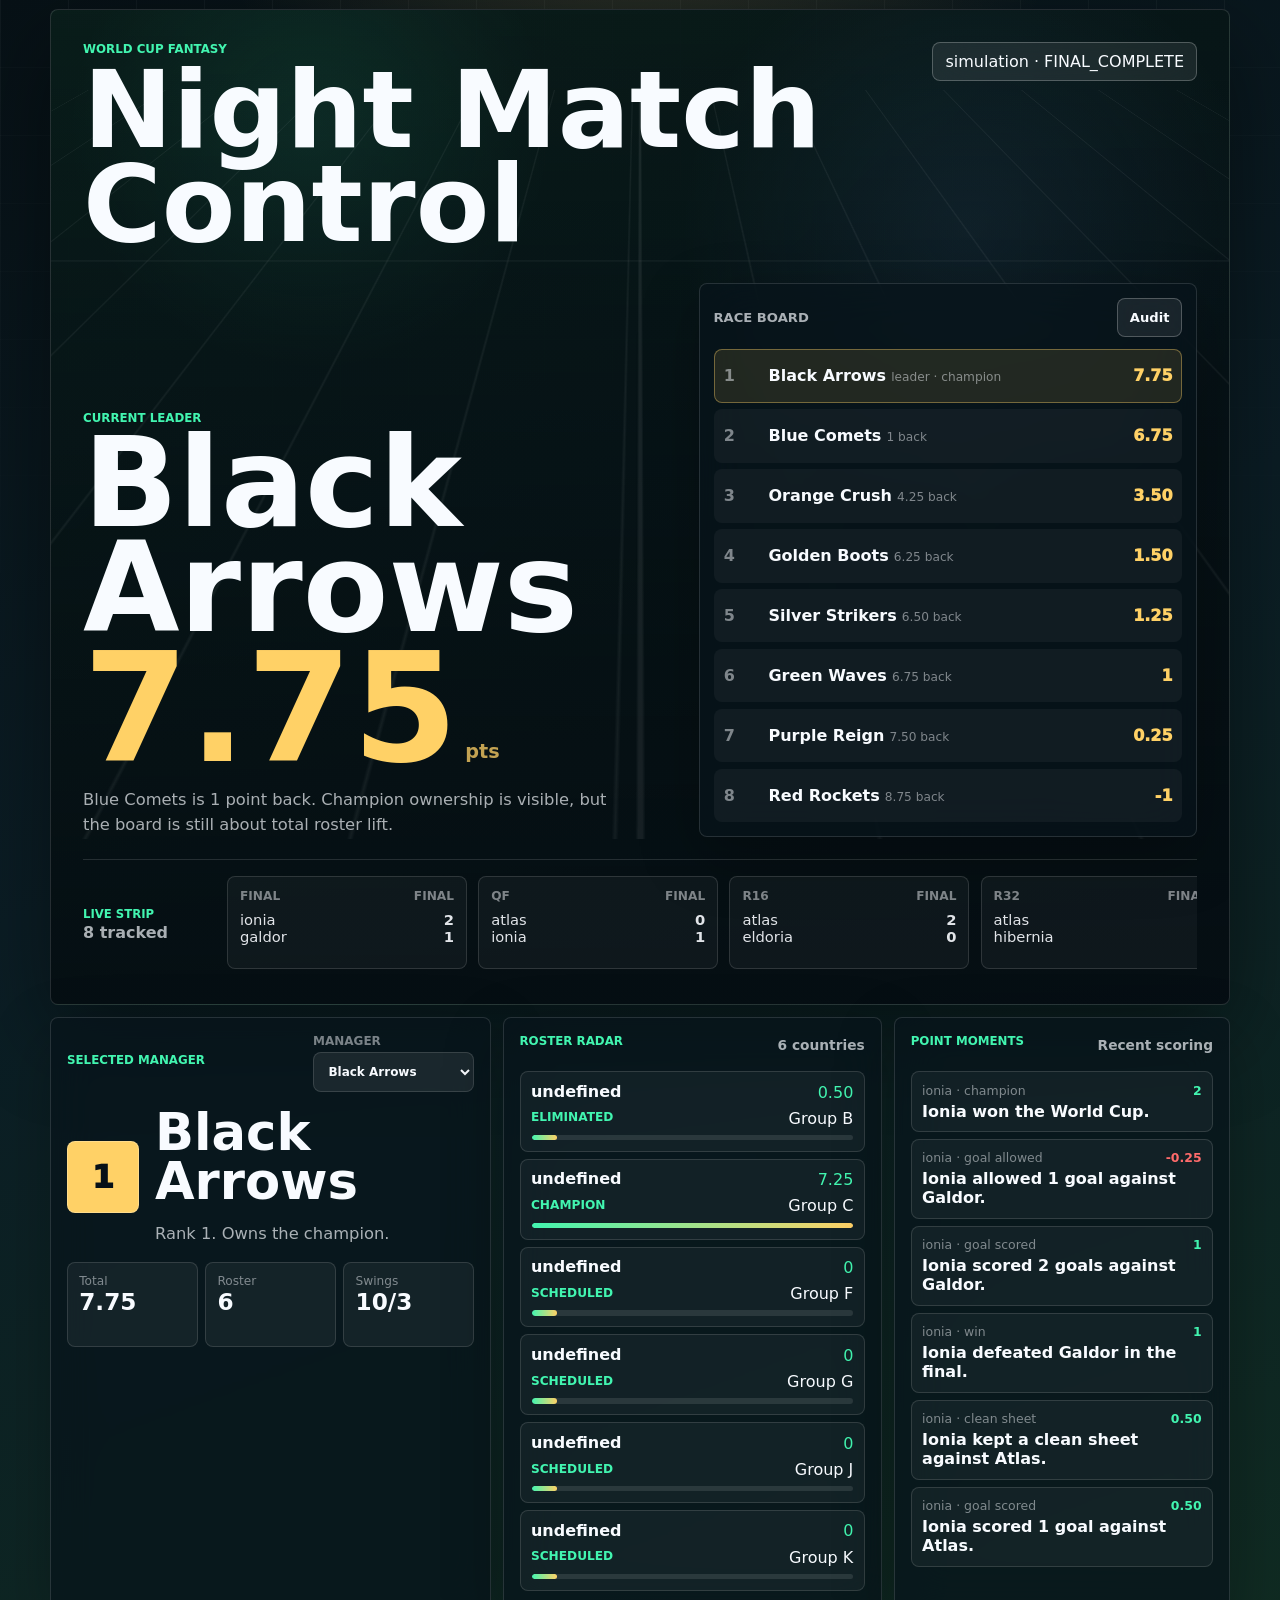
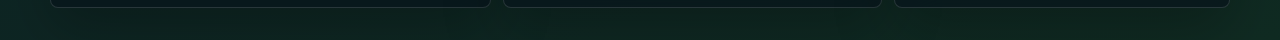
<file: design-concepts/stadium-night/index.html>
<!doctype html>
<html lang="en">
  <head>
    <meta charset="utf-8">
    <meta name="viewport" content="width=device-width, initial-scale=1">
    <title>Stadium Night Concept</title>
    <meta
      name="description"
      content="Alternate premium World Cup fantasy dashboard concept with a cinematic race board and quiet audit drawer."
    >
    <link rel="stylesheet" href="./styles.css">
  </head>
  <body>
    <a class="skip-link" href="#main">Skip to dashboard</a>

    <main id="main" class="stadium-shell">
      <section class="scoreboard-stage" data-panel="Scoreboard Stage">
        <div class="ambient-grid" aria-hidden="true"></div>

        <header class="match-current" data-panel="Match Current">
          <div>
            <p class="kicker">World Cup Fantasy</p>
            <h1>Night Match Control</h1>
          </div>
          <div class="sync-pill" id="sync-pill">Loading snapshot</div>
        </header>

        <section class="hero-race" data-panel="Hero Race">
          <div class="leader-lockup" data-panel="Leader Lockup">
            <p class="kicker">Current Leader</p>
            <h2 id="leader-name">Black Arrows</h2>
            <div class="leader-score">
              <span id="leader-score">7.75</span>
              <small>pts</small>
            </div>
            <p id="leader-context" class="leader-context">The chase is tight under the lights.</p>
          </div>

          <div class="race-ladder" data-panel="Race Ladder">
            <div class="ladder-header">
              <span>Race Board</span>
              <button class="ghost-button" id="audit-open" type="button">Audit</button>
            </div>
            <ol id="leaderboard-list" class="leaderboard-list"></ol>
          </div>
        </section>

        <section class="live-strip" data-panel="Live Strip" aria-label="Match strip">
          <div class="strip-label">
            <span>Live Strip</span>
            <strong id="match-count">0 matches</strong>
          </div>
          <div id="match-strip-track" class="match-strip-track"></div>
        </section>
      </section>

      <section class="focus-grid">
        <section class="manager-focus" data-panel="Manager Focus">
          <div class="section-heading">
            <p class="kicker">Selected Manager</p>
            <label class="select-label">
              <span>Manager</span>
              <select id="manager-select"></select>
            </label>
          </div>
          <div id="manager-profile" class="manager-profile"></div>
        </section>

        <section class="roster-radar" data-panel="Roster Radar">
          <div class="section-heading compact">
            <p class="kicker">Roster Radar</p>
            <span id="roster-summary">6 countries</span>
          </div>
          <div id="roster-list" class="roster-list"></div>
        </section>

        <section class="moment-feed" data-panel="Moment Feed">
          <div class="section-heading compact">
            <p class="kicker">Point Moments</p>
            <span>Recent scoring</span>
          </div>
          <div id="moment-list" class="moment-list"></div>
        </section>
      </section>
    </main>

    <aside class="audit-drawer" id="audit-drawer" data-panel="Audit Drawer" aria-hidden="true">
      <div class="drawer-scrim" id="audit-close-scrim"></div>
      <section class="drawer-panel" role="dialog" aria-modal="true" aria-labelledby="audit-title">
        <div class="drawer-head">
          <div>
            <p class="kicker">Scoring Audit</p>
            <h2 id="audit-title">Ledger Drawer</h2>
          </div>
          <button class="close-button" id="audit-close" type="button" aria-label="Close audit drawer">×</button>
        </div>
        <input id="audit-search" class="audit-search" type="search" placeholder="Search manager, team, category...">
        <div id="audit-list" class="audit-list"></div>
      </section>
    </aside>

    <script src="./app.js"></script>
  </body>
</html>
</file>
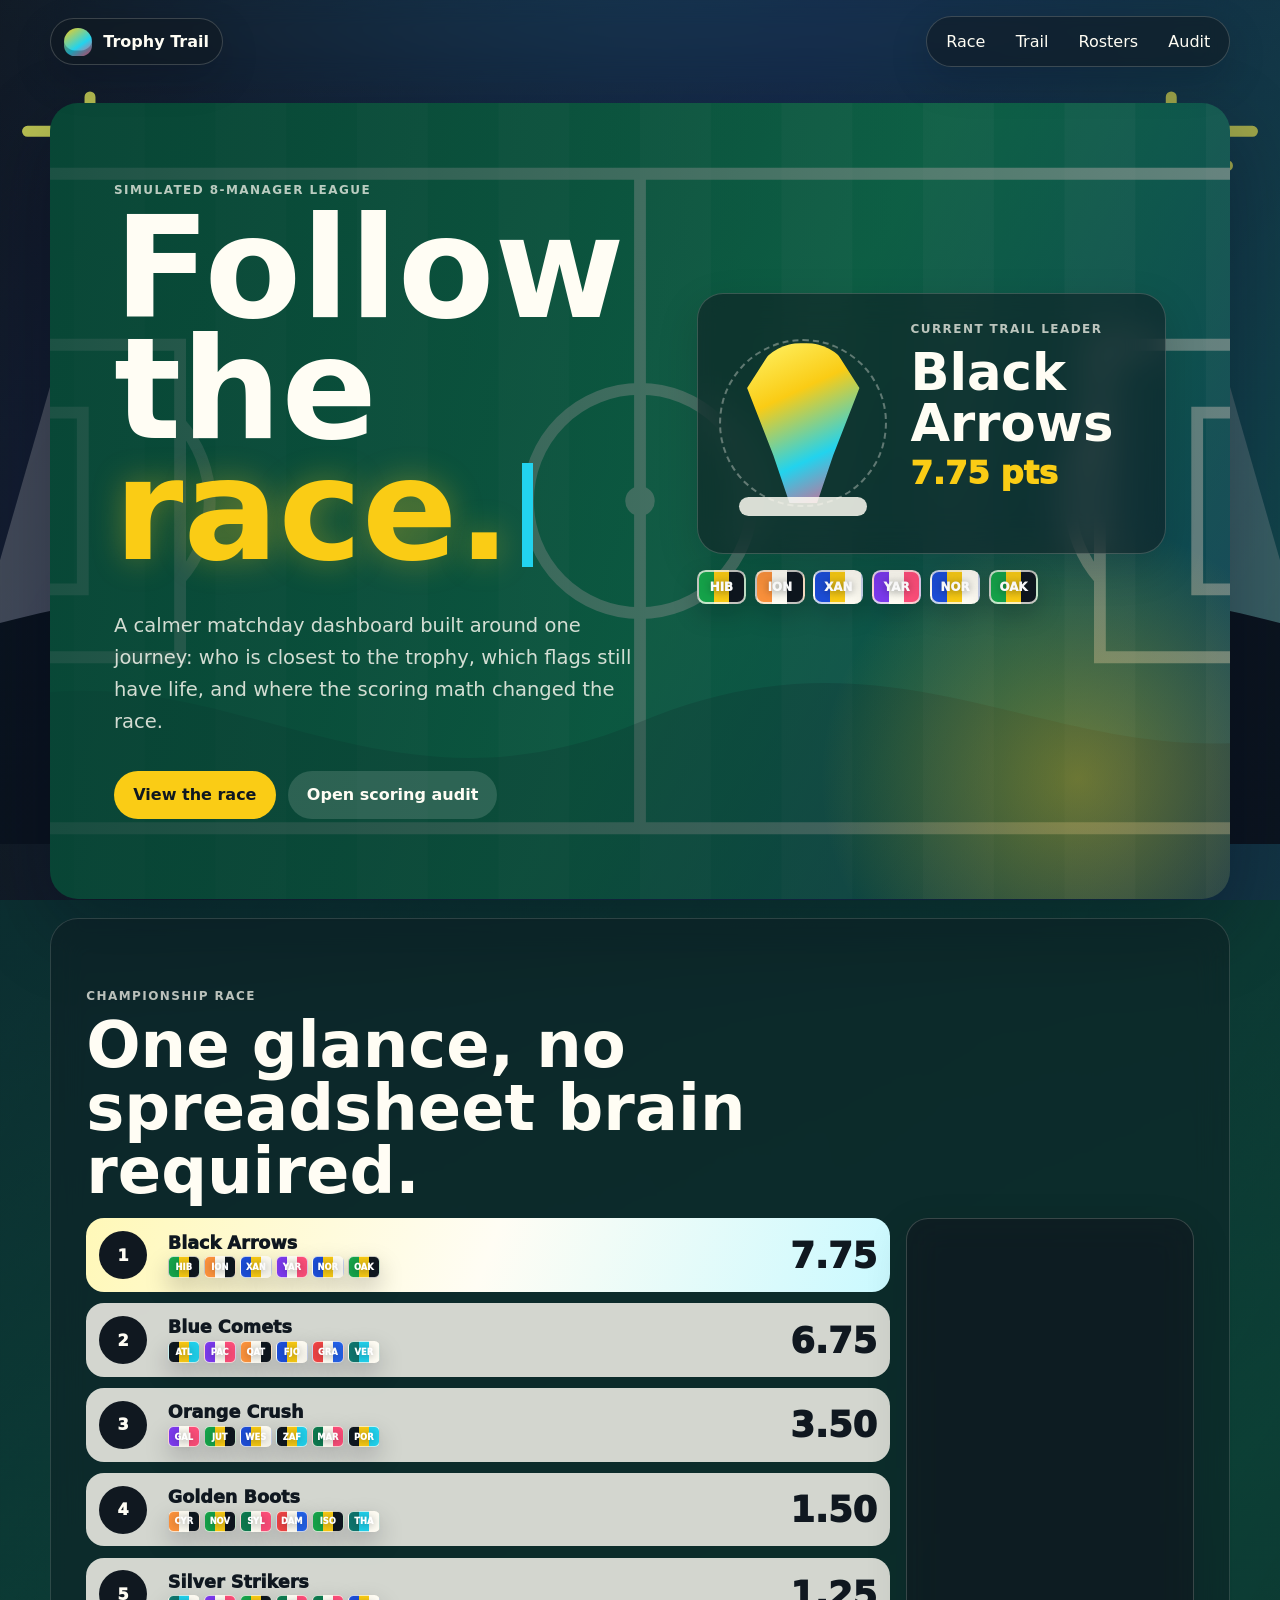
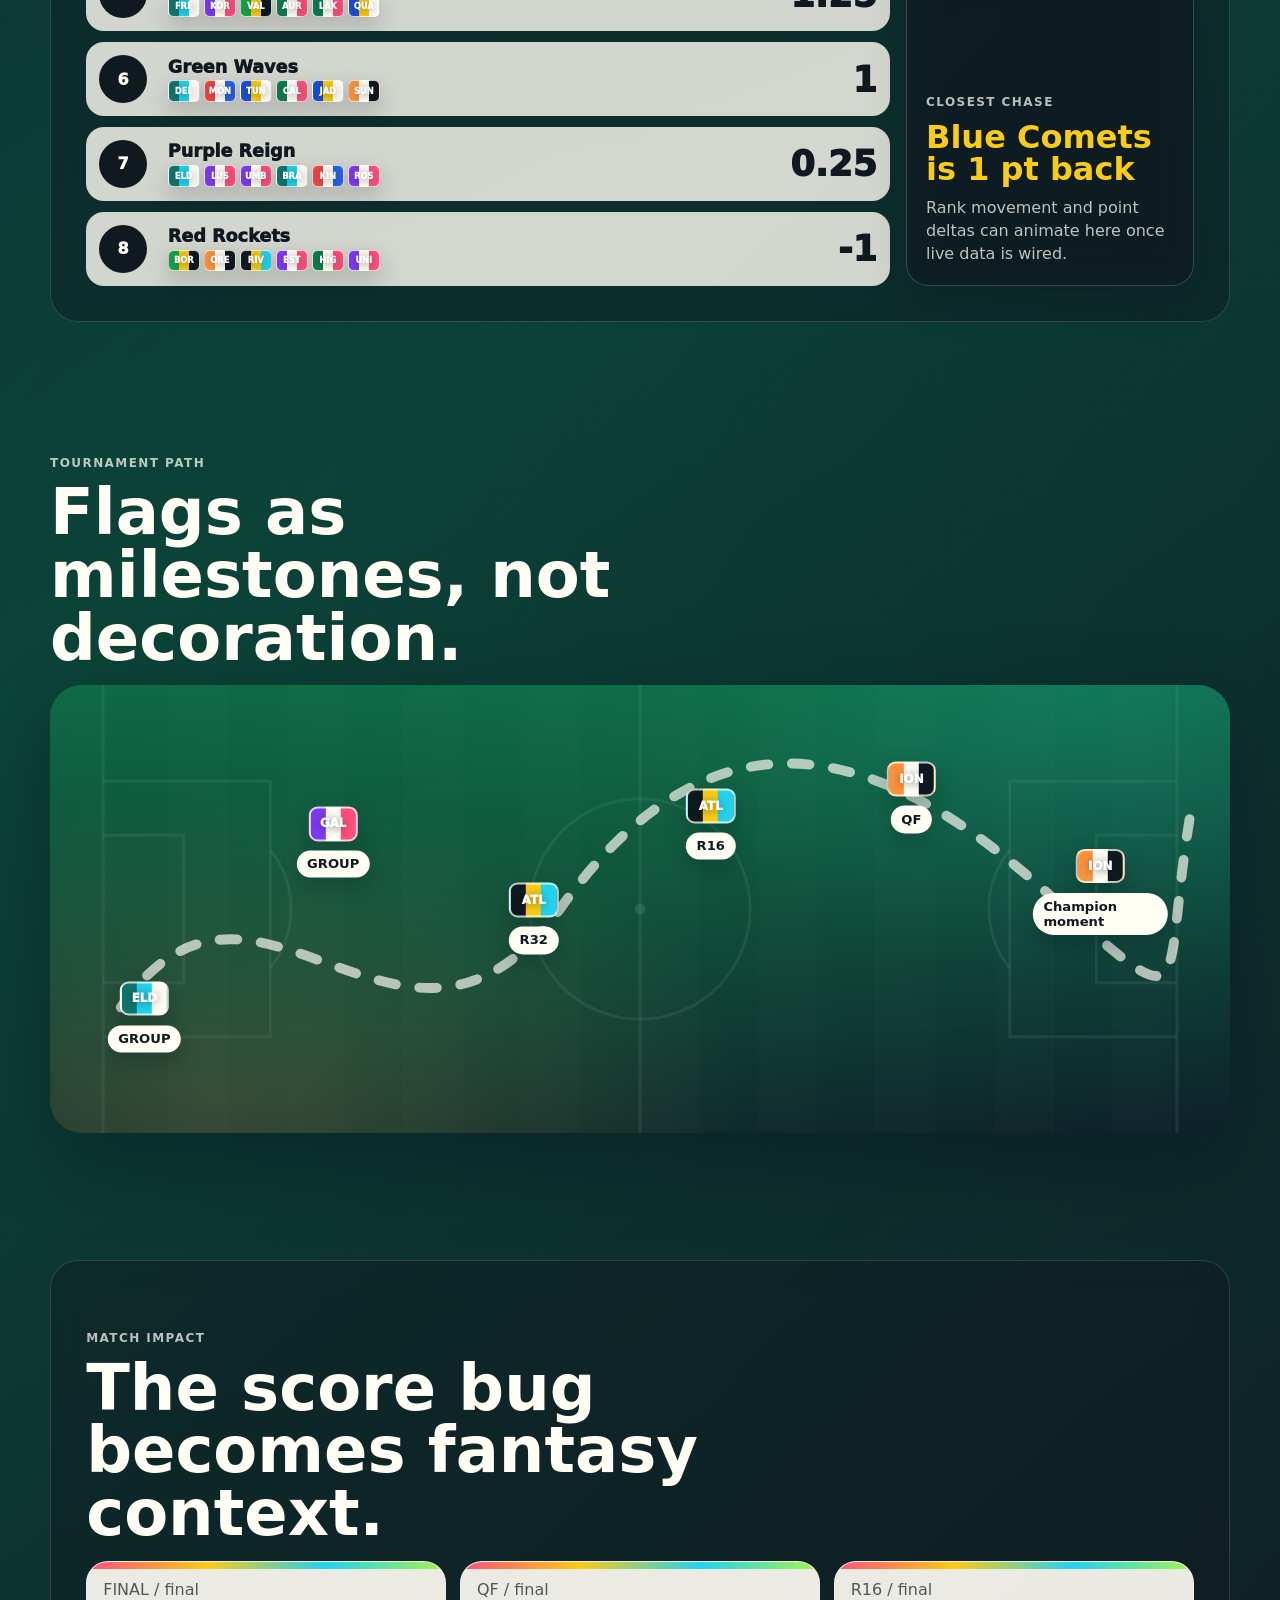
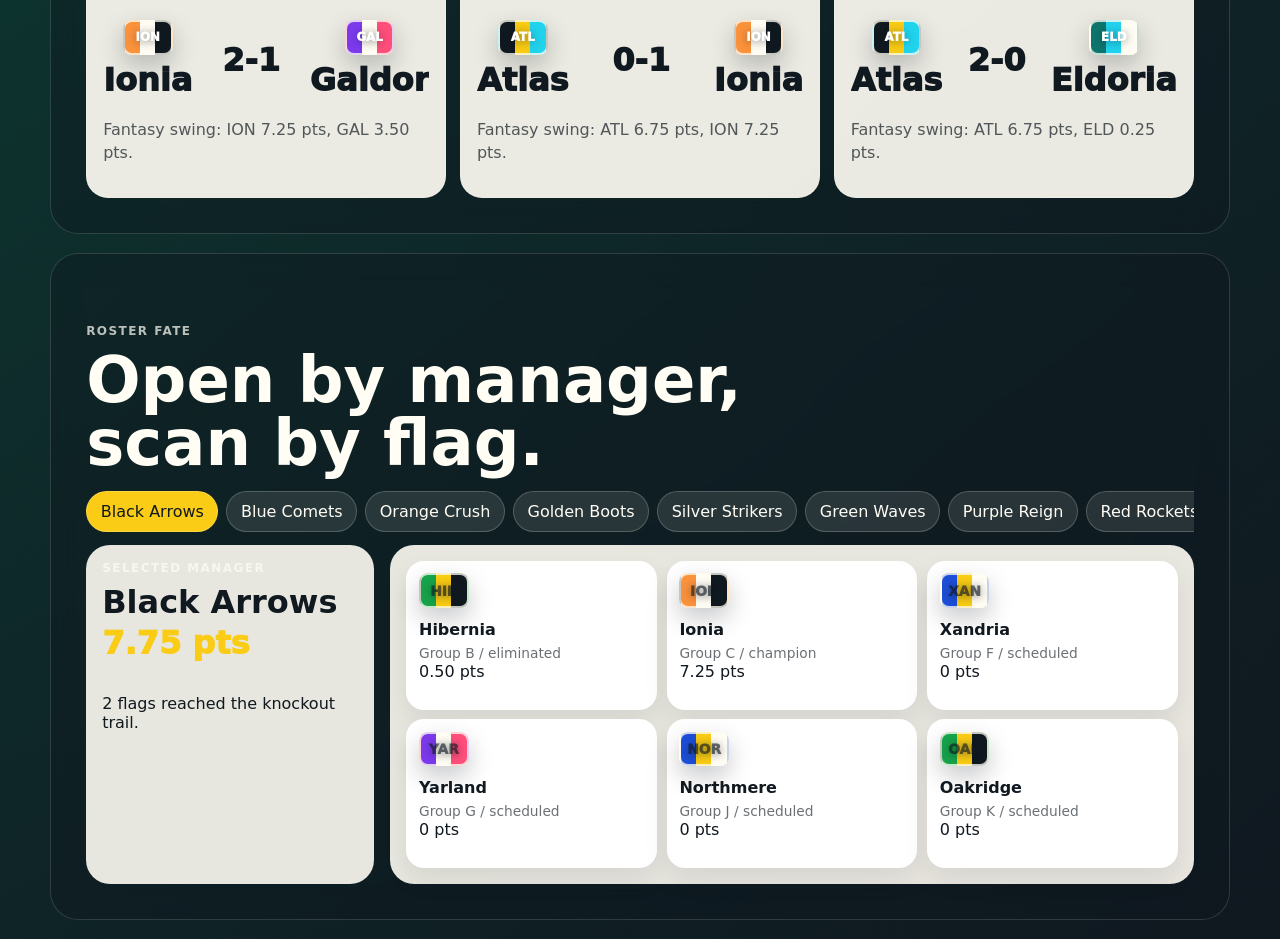
<file: design-concepts/trophy-trail/index.html>
<!doctype html>
<html lang="en">
  <head>
    <meta charset="utf-8" />
    <meta name="viewport" content="width=device-width, initial-scale=1" />
    <title>Trophy Trail | World Cup Fantasy Concept</title>
    <link rel="stylesheet" href="./styles.css" />
  </head>
  <body>
    <div class="page-shell">
      <div class="ambient ambient-one"></div>
      <div class="ambient ambient-two"></div>

      <header class="site-header" aria-label="Concept navigation">
        <a class="brand-mark" href="#top" aria-label="Trophy Trail home">
          <span class="brand-cup" aria-hidden="true"></span>
          <span>Trophy Trail</span>
        </a>
        <nav class="top-nav" aria-label="Page sections">
          <a href="#race">Race</a>
          <a href="#trail">Trail</a>
          <a href="#rosters">Rosters</a>
          <button class="ghost-button" type="button" data-open-ledger>Audit</button>
        </nav>
      </header>

      <main id="top">
        <section class="hero-section section-panel" aria-labelledby="hero-title">
          <div class="hero-copy">
            <p class="eyebrow">Simulated 8-manager league</p>
            <h1 id="hero-title">
              Follow the
              <span class="typing-line" data-typing></span>
            </h1>
            <p class="hero-subcopy">
              A calmer matchday dashboard built around one journey: who is closest
              to the trophy, which flags still have life, and where the scoring math
              changed the race.
            </p>
            <div class="hero-actions">
              <a class="primary-action" href="#race">View the race</a>
              <button class="secondary-action" type="button" data-open-ledger>
                Open scoring audit
              </button>
            </div>
          </div>

          <div class="trophy-stage" aria-label="Current leader highlight">
            <div class="trophy-card">
              <div class="abstract-trophy" aria-hidden="true">
                <span class="trophy-orbit"></span>
                <span class="trophy-body"></span>
                <span class="trophy-base"></span>
              </div>
              <div>
                <p class="mini-label">Current trail leader</p>
                <h2 data-leader-name>Loading...</h2>
                <p class="leader-score"><span data-leader-score>0</span> pts</p>
              </div>
            </div>
            <div class="flag-stream" data-flag-stream aria-hidden="true"></div>
          </div>
        </section>

        <section id="race" class="race-section section-panel" aria-labelledby="race-title">
          <div class="section-heading">
            <p class="eyebrow">Championship race</p>
            <h2 id="race-title">One glance, no spreadsheet brain required.</h2>
          </div>
          <div class="race-layout">
            <ol class="race-list" data-race-list aria-label="Manager standings"></ol>
            <aside class="race-note">
              <p class="mini-label">Closest chase</p>
              <strong data-gap-copy>Calculating gap...</strong>
              <span>
                Rank movement and point deltas can animate here once live data is wired.
              </span>
            </aside>
          </div>
        </section>

        <section id="trail" class="trail-section" aria-labelledby="trail-title">
          <div class="section-heading trail-heading">
            <p class="eyebrow">Tournament path</p>
            <h2 id="trail-title">Flags as milestones, not decoration.</h2>
          </div>
          <div class="trail-canvas" data-trail>
            <svg class="trail-line" viewBox="0 0 1200 420" aria-hidden="true">
              <path d="M72 310 C 210 110, 360 430, 520 208 S 850 48, 1010 190 S 1128 300, 1160 112" />
            </svg>
          </div>
        </section>

        <section class="match-section section-panel" aria-labelledby="match-title">
          <div class="section-heading">
            <p class="eyebrow">Match impact</p>
            <h2 id="match-title">The score bug becomes fantasy context.</h2>
          </div>
          <div class="match-strip" data-match-strip></div>
        </section>

        <section id="rosters" class="roster-section section-panel" aria-labelledby="roster-title">
          <div class="section-heading">
            <p class="eyebrow">Roster fate</p>
            <h2 id="roster-title">Open by manager, scan by flag.</h2>
          </div>
          <div class="manager-tabs" data-manager-tabs aria-label="Choose a manager"></div>
          <div class="roster-focus" data-roster-focus></div>
        </section>
      </main>
    </div>

    <aside class="ledger-drawer" data-ledger-drawer aria-hidden="true" aria-label="Scoring audit drawer">
      <div class="drawer-backdrop" data-close-ledger></div>
      <section class="drawer-panel" role="dialog" aria-modal="true" aria-labelledby="ledger-title">
        <div class="drawer-head">
          <div>
            <p class="eyebrow">Audit trail</p>
            <h2 id="ledger-title">Scoring ledger</h2>
          </div>
          <button class="close-button" type="button" data-close-ledger aria-label="Close audit drawer">x</button>
        </div>
        <div class="ledger-list" data-ledger-list></div>
      </section>
    </aside>

    <script src="./app.js"></script>
  </body>
</html>
</file>
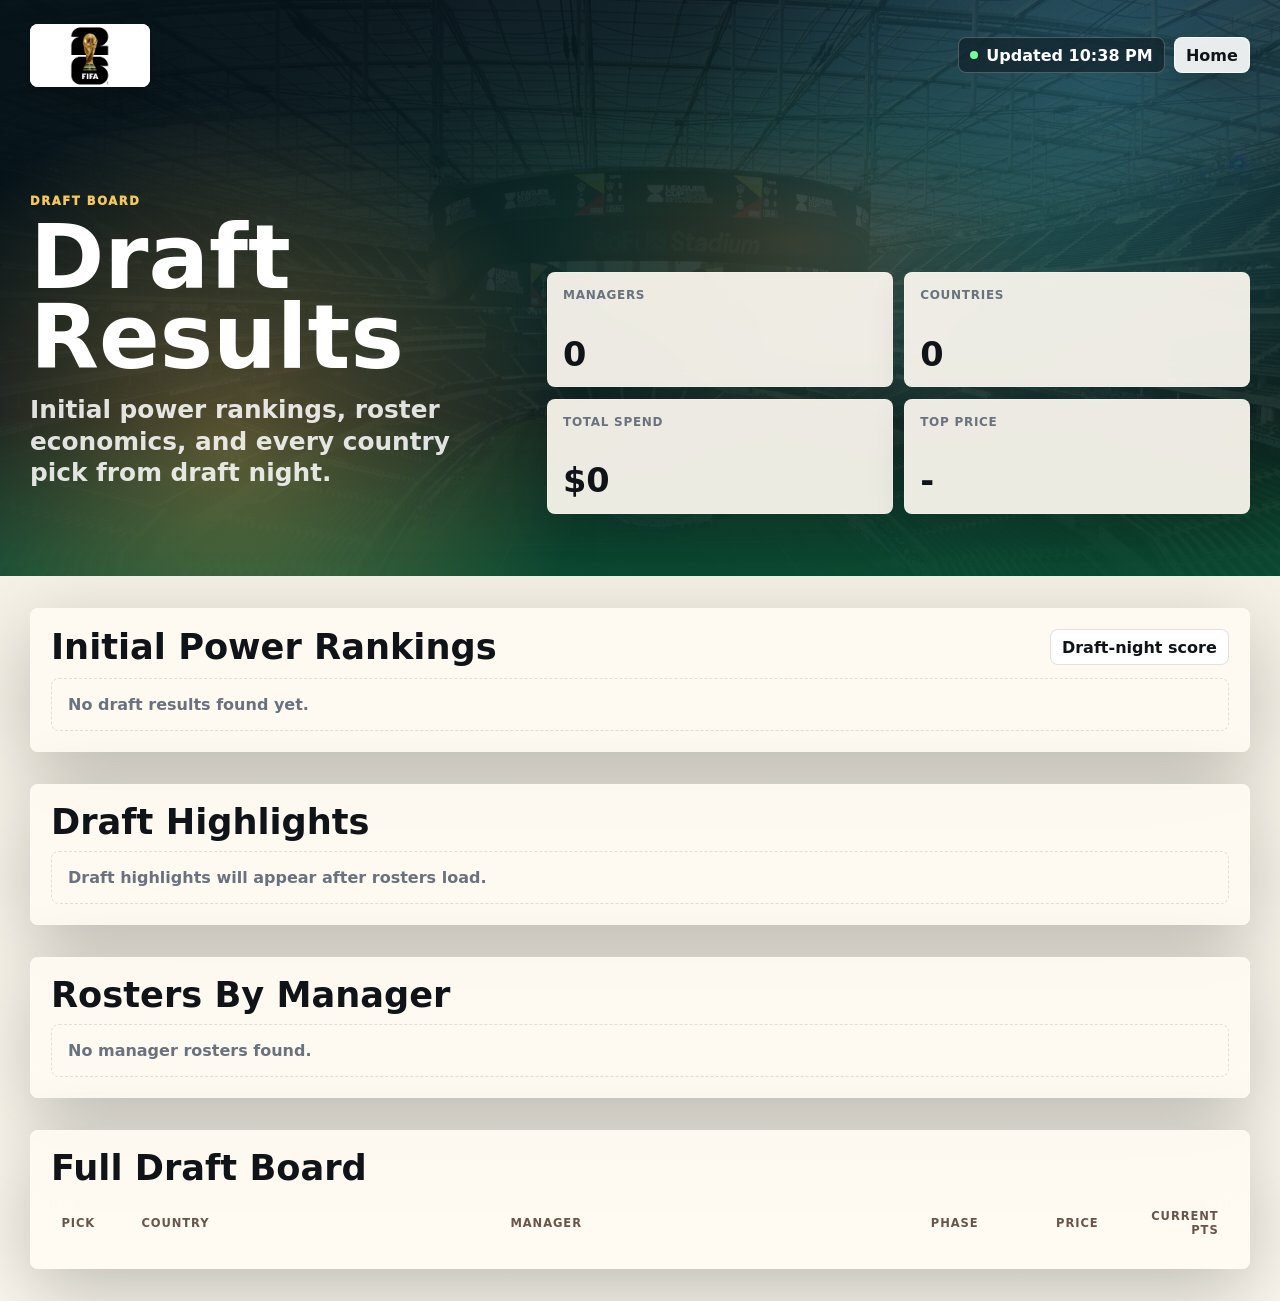
<file: draft-results.html>
<!doctype html>
<html lang="en">
  <head>
    <meta charset="utf-8">
    <meta name="viewport" content="width=device-width, initial-scale=1">
    <title>Draft Results | World Cup Fantasy</title>
    <meta name="description" content="Draft results, roster spend, and initial power rankings for the World Cup fantasy league.">
    <link rel="stylesheet" href="./styles.css">
  </head>
  <body class="draft-page">
    <main>
      <section class="draft-hero" aria-labelledby="draft-title">
        <header class="topline draft-topline">
          <a class="brand-link" href="./index.html" aria-label="Back to home">
            <img src="./assets/avi_assets/2026-fifa-world-cup-logo.jpg" alt="World Cup 2026 logo" class="brand-mark">
          </a>
          <div class="top-actions">
            <div class="live-chip" id="draft-updated"><span></span> Loading</div>
            <a class="refresh-button" href="./index.html">Home</a>
          </div>
        </header>

        <div class="draft-hero-grid">
          <section class="draft-copy">
            <p class="eyebrow">Draft Board</p>
            <h1 id="draft-title">Draft Results</h1>
            <p class="draft-lede">Initial power rankings, roster economics, and every country pick from draft night.</p>
          </section>
          <section class="draft-scoreboard" aria-label="Draft summary">
            <article>
              <span>Managers</span>
              <strong id="draft-manager-count">-</strong>
            </article>
            <article>
              <span>Countries</span>
              <strong id="draft-country-count">-</strong>
            </article>
            <article>
              <span>Total Spend</span>
              <strong id="draft-total-spend">-</strong>
            </article>
            <article>
              <span>Top Price</span>
              <strong id="draft-top-price">-</strong>
            </article>
          </section>
        </div>
      </section>

      <section class="content-section draft-section" aria-labelledby="power-title">
        <div class="section-heading">
          <div>
            <h2 id="power-title">Initial Power Rankings</h2>
          </div>
          <span class="soft-pill draft-soft-pill">Draft-night score</span>
        </div>
        <div id="power-rankings" class="power-rankings"></div>
      </section>

      <section class="content-section draft-section" aria-labelledby="highlights-title">
        <div class="section-heading">
          <div>
            <h2 id="highlights-title">Draft Highlights</h2>
          </div>
        </div>
        <div id="draft-highlights" class="draft-highlights"></div>
      </section>

      <section class="content-section draft-section" aria-labelledby="rosters-title">
        <div class="section-heading">
          <div>
            <h2 id="rosters-title">Rosters By Manager</h2>
          </div>
        </div>
        <div id="draft-rosters" class="draft-rosters"></div>
      </section>

      <section class="content-section draft-section" aria-labelledby="board-title">
        <div class="section-heading">
          <div>
            <h2 id="board-title">Full Draft Board</h2>
          </div>
        </div>
        <div class="draft-board-wrap">
          <table class="draft-board-table">
            <thead>
              <tr>
                <th>Pick</th>
                <th>Country</th>
                <th>Manager</th>
                <th>Phase</th>
                <th>Price</th>
                <th>Current Pts</th>
              </tr>
            </thead>
            <tbody id="draft-board-body"></tbody>
          </table>
        </div>
      </section>
    </main>

    <script src="./config.js"></script>
    <script src="./draft-results.js"></script>
  </body>
</html>
</file>
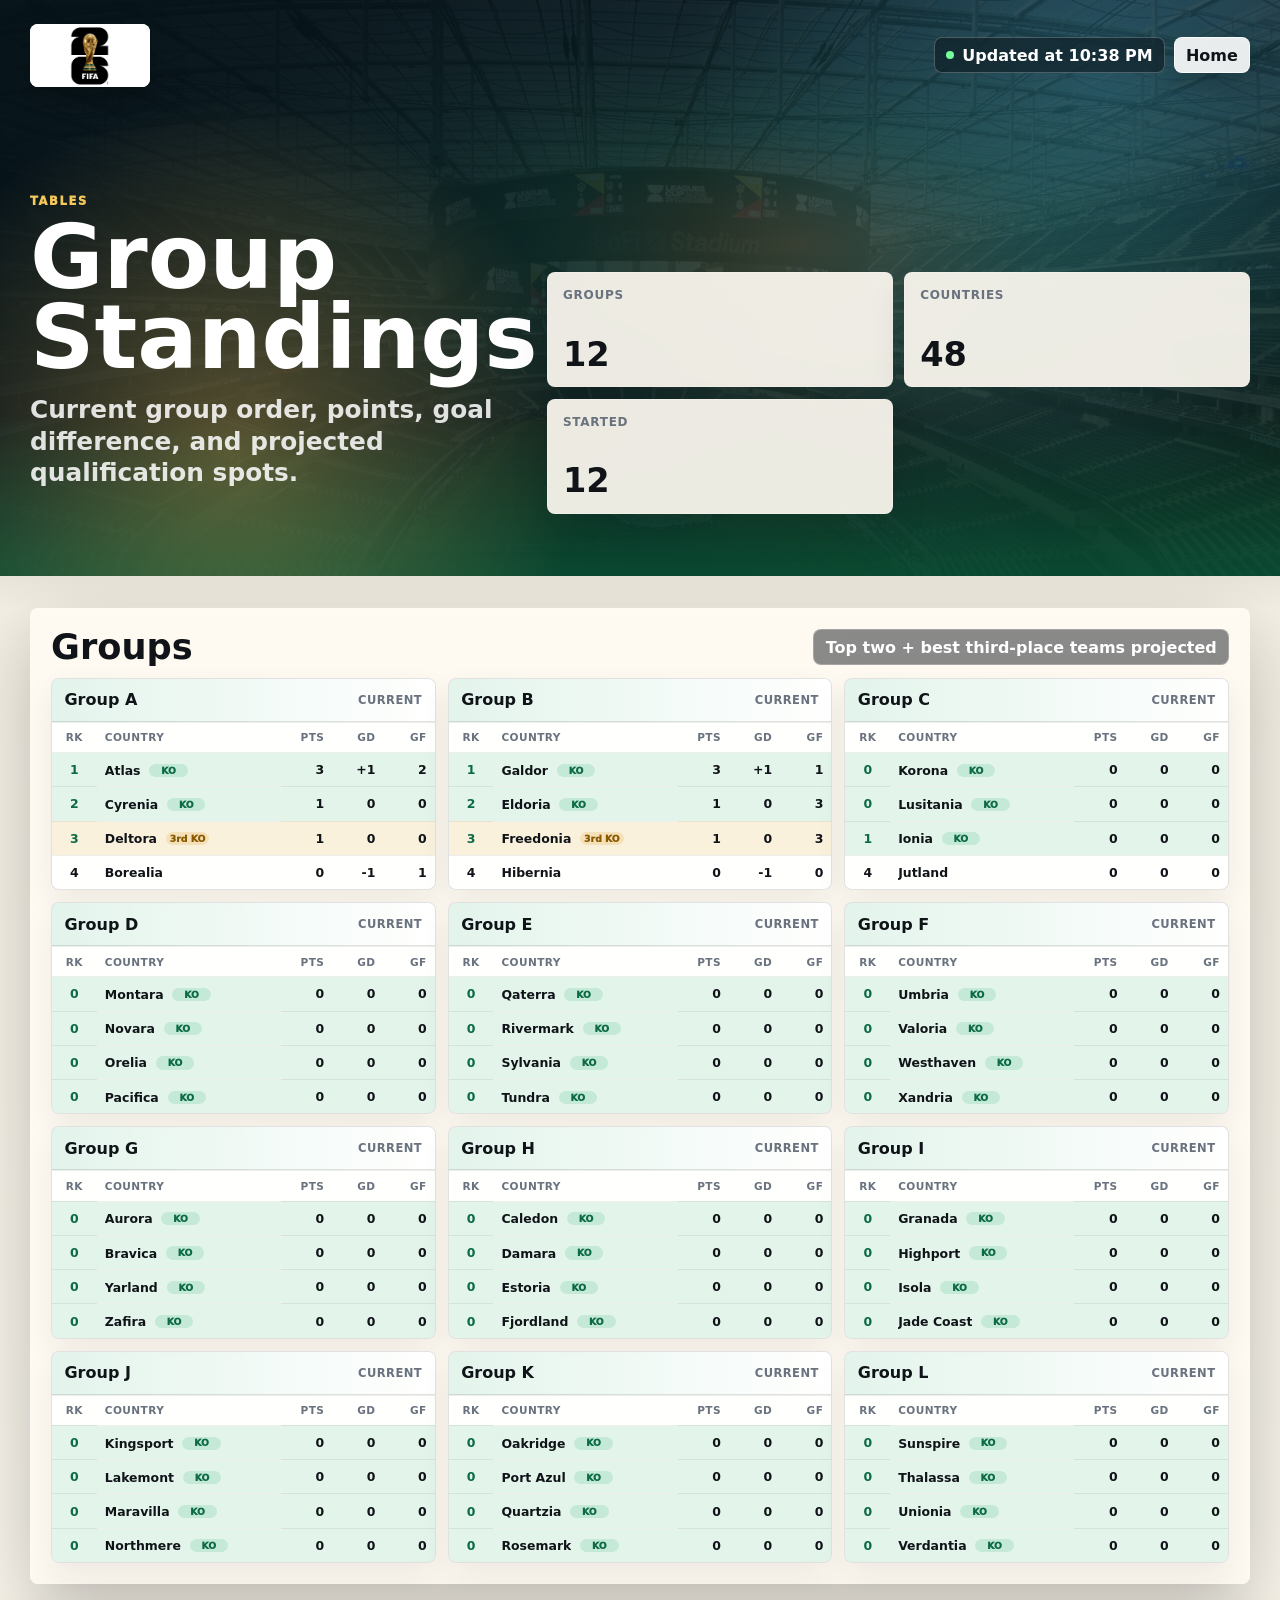
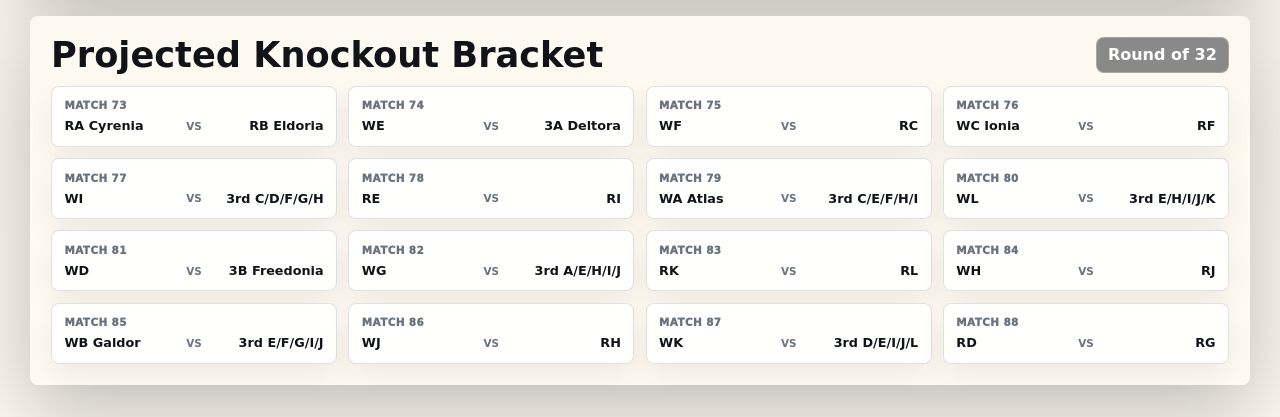
<file: group-standings.html>
<!doctype html>
<html lang="en">
  <head>
    <meta charset="utf-8">
    <meta name="viewport" content="width=device-width, initial-scale=1">
    <title>Group Standings | World Cup Fantasy</title>
    <meta name="description" content="Current World Cup group standings for the fantasy league.">
    <link rel="stylesheet" href="./styles.css">
  </head>
  <body class="group-page">
    <main>
      <section class="draft-hero group-hero" aria-labelledby="group-title">
        <header class="topline draft-topline">
          <a class="brand-link" href="./index.html" aria-label="Back to home">
            <img src="./assets/avi_assets/2026-fifa-world-cup-logo.jpg" alt="World Cup 2026 logo" class="brand-mark">
          </a>
          <div class="top-actions">
            <div class="live-chip" id="group-updated"><span></span> Loading</div>
            <a class="refresh-button" href="./index.html">Home</a>
          </div>
        </header>

        <div class="draft-hero-grid">
          <section class="draft-copy">
            <p class="eyebrow">Tables</p>
            <h1 id="group-title">Group Standings</h1>
            <p class="draft-lede">Current group order, points, goal difference, and projected qualification spots.</p>
          </section>
          <section class="draft-scoreboard" aria-label="Group summary">
            <article>
              <span>Groups</span>
              <strong id="group-count">-</strong>
            </article>
            <article>
              <span>Countries</span>
              <strong id="group-country-count">-</strong>
            </article>
            <article>
              <span>Started</span>
              <strong id="group-started-count">-</strong>
            </article>
          </section>
        </div>
      </section>

      <section class="content-section group-standings-section" aria-labelledby="group-tables-title">
        <div class="section-heading">
          <div>
            <h2 id="group-tables-title">Groups</h2>
          </div>
          <span class="soft-pill">Top two + best third-place teams projected</span>
        </div>
        <div id="group-standings-grid" class="group-standings-grid"></div>
      </section>

      <section class="content-section group-bracket-section" aria-labelledby="group-bracket-title">
        <div class="section-heading">
          <div>
            <h2 id="group-bracket-title">Projected Knockout Bracket</h2>
          </div>
          <span class="soft-pill">Round of 32</span>
        </div>
        <div id="projected-bracket-grid" class="projected-bracket-grid"></div>
      </section>
    </main>

    <script src="./config.js"></script>
    <script src="./world-cup-2026-groups.js?v=20260620-groups"></script>
    <script src="./group-standings.js?v=20260620-groups"></script>
  </body>
</html>
</file>
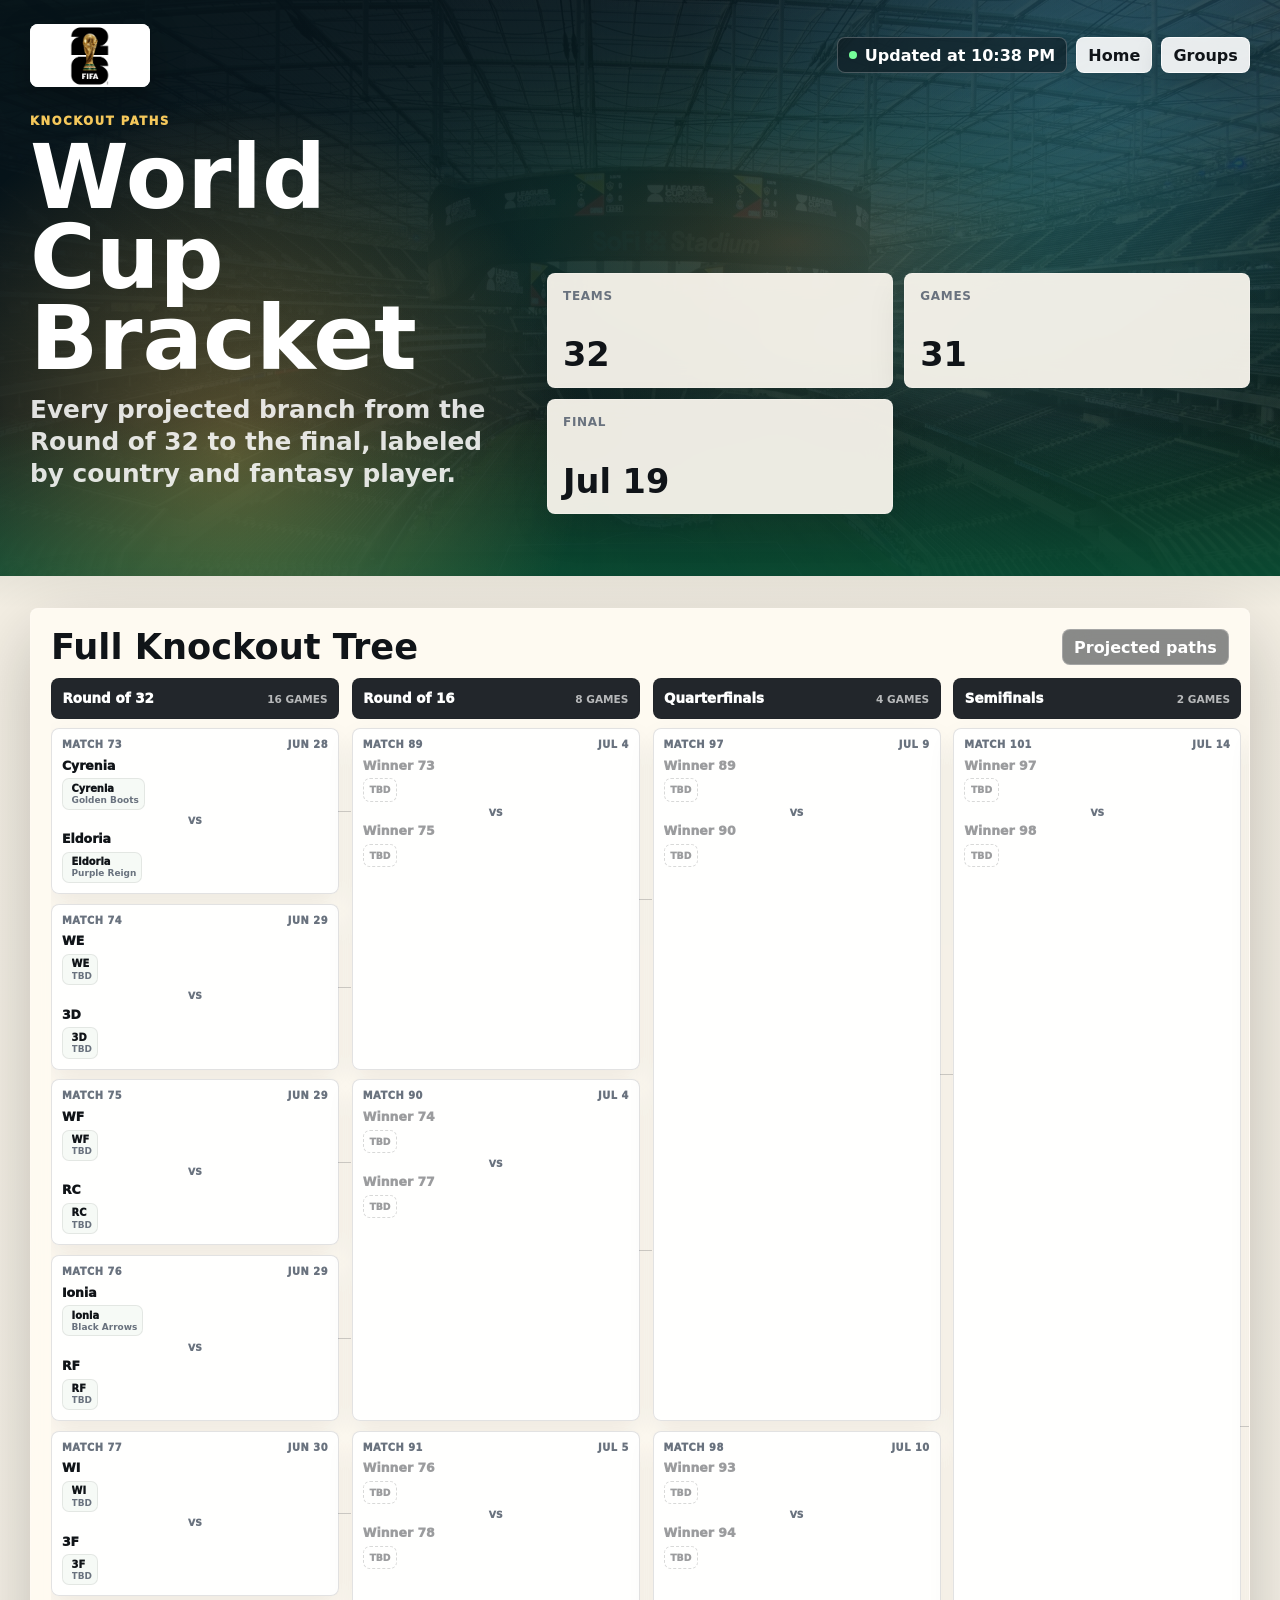
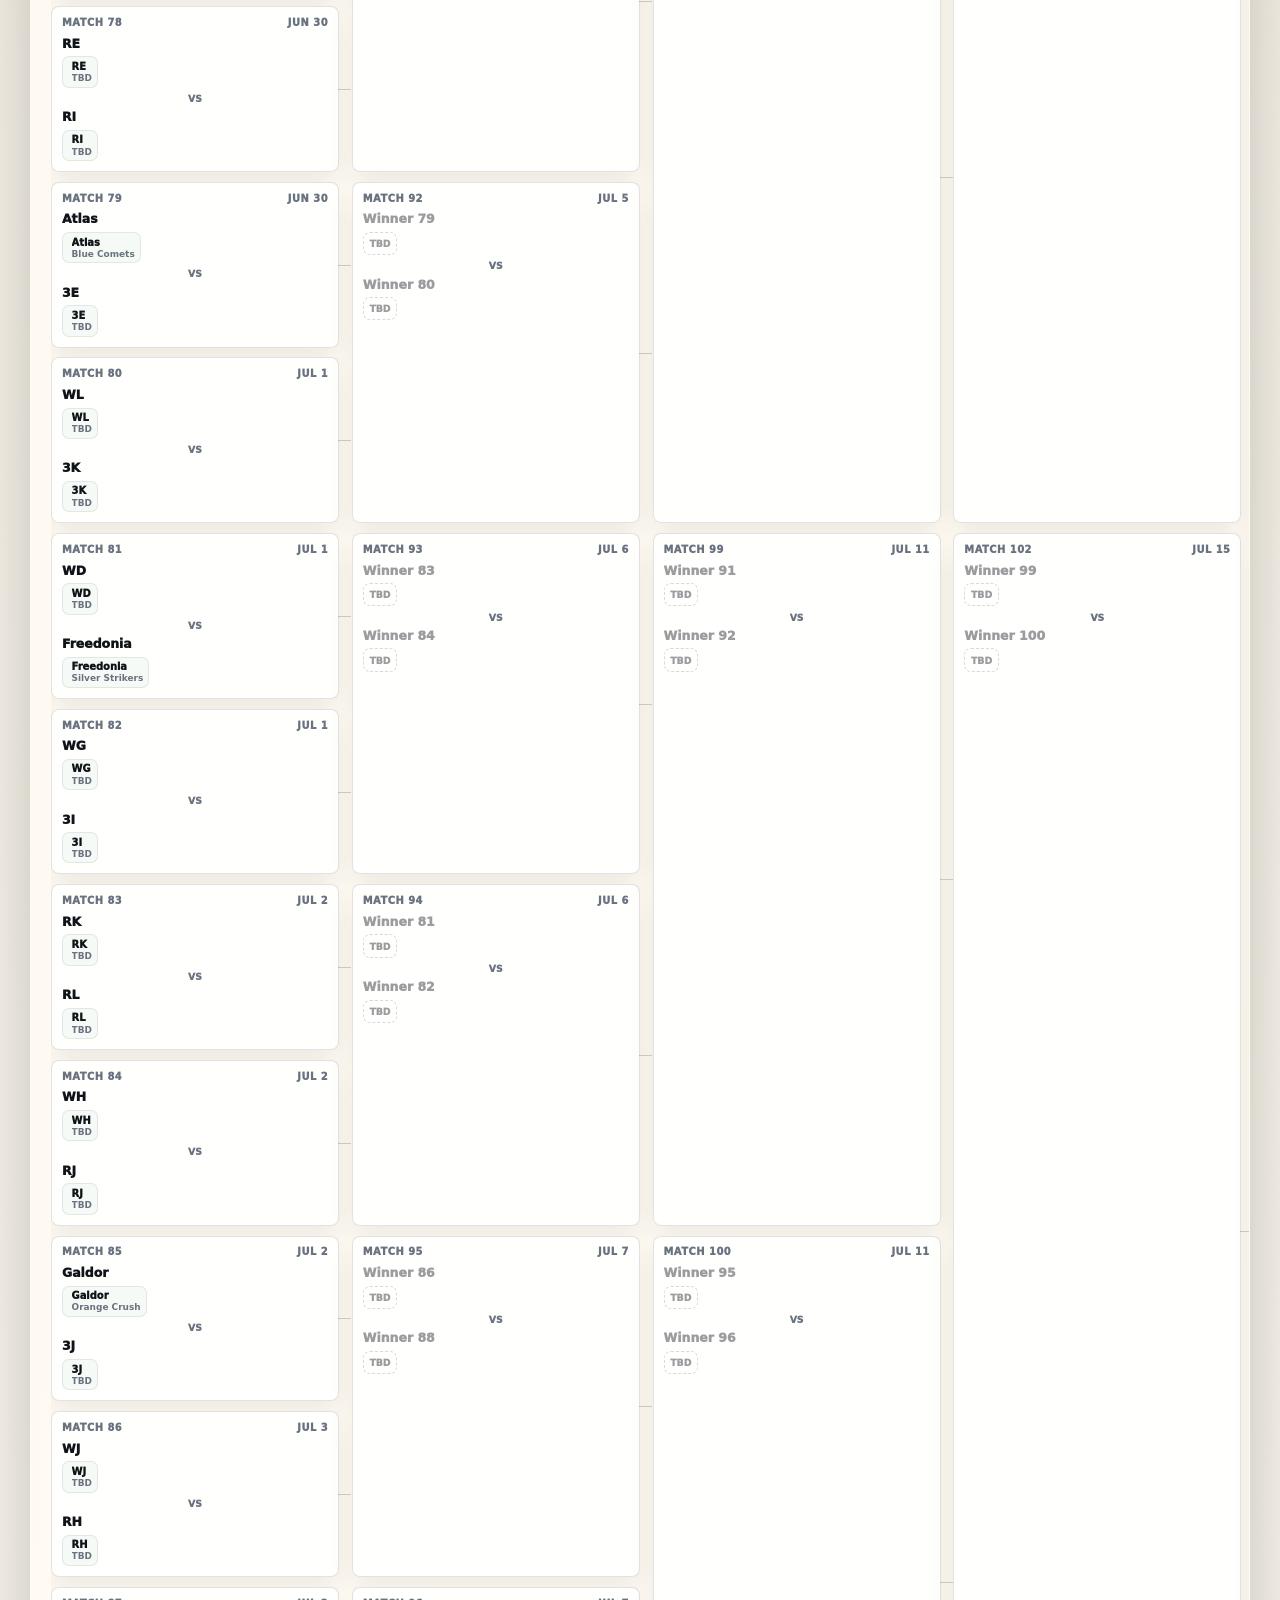
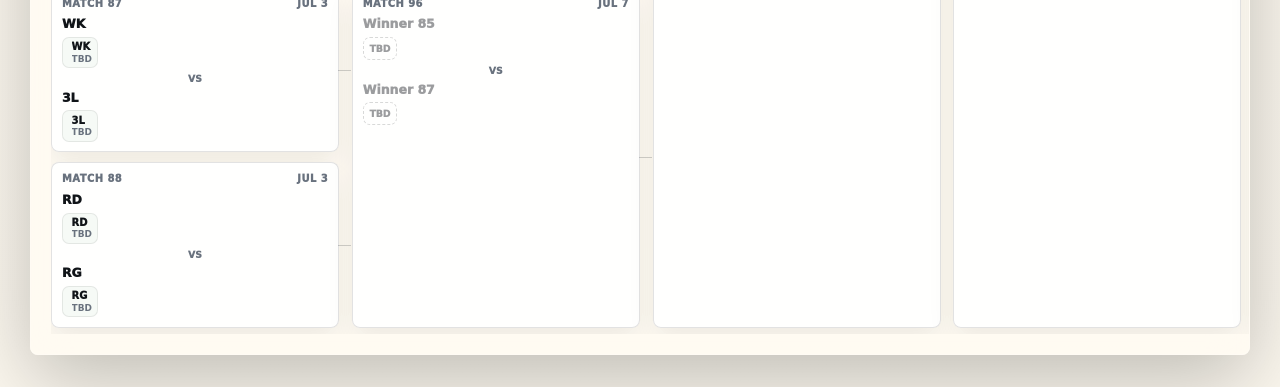
<file: world-cup-bracket.html>
<!doctype html>
<html lang="en">
  <head>
    <meta charset="utf-8">
    <meta name="viewport" content="width=device-width, initial-scale=1">
    <title>World Cup Bracket | World Cup Fantasy</title>
    <meta name="description" content="Full projected World Cup knockout bracket with fantasy manager paths.">
    <link rel="stylesheet" href="./styles.css">
  </head>
  <body class="group-page bracket-page">
    <main>
      <section class="draft-hero group-hero bracket-hero" aria-labelledby="full-bracket-title">
        <header class="topline draft-topline">
          <a class="brand-link" href="./index.html" aria-label="Back to home">
            <img src="./assets/avi_assets/2026-fifa-world-cup-logo.jpg" alt="World Cup 2026 logo" class="brand-mark">
          </a>
          <div class="top-actions">
            <div class="live-chip" id="bracket-updated"><span></span> Loading</div>
            <a class="refresh-button" href="./index.html">Home</a>
            <a class="refresh-button" href="./group-standings.html">Groups</a>
          </div>
        </header>

        <div class="draft-hero-grid">
          <section class="draft-copy">
            <p class="eyebrow">Knockout Paths</p>
            <h1 id="full-bracket-title">World Cup Bracket</h1>
            <p class="draft-lede">Every projected branch from the Round of 32 to the final, labeled by country and fantasy player.</p>
          </section>
          <section class="draft-scoreboard" aria-label="Bracket summary">
            <article>
              <span>Teams</span>
              <strong id="bracket-team-count">-</strong>
            </article>
            <article>
              <span>Games</span>
              <strong id="bracket-match-count">-</strong>
            </article>
            <article>
              <span>Final</span>
              <strong>Jul 19</strong>
            </article>
          </section>
        </div>
      </section>

      <section class="content-section full-bracket-section" aria-labelledby="full-tree-title">
        <div class="section-heading">
          <div>
            <h2 id="full-tree-title">Full Knockout Tree</h2>
          </div>
          <span class="soft-pill">Projected paths</span>
        </div>
        <div id="full-bracket-tree" class="full-bracket-tree"></div>
      </section>
    </main>

    <script src="./config.js"></script>
    <script src="./world-cup-2026-groups.js?v=20260620-groups"></script>
    <script src="./world-cup-bracket.js?v=20260627-full-bracket"></script>
  </body>
</html>
</file>
<file: styles.css>
:root {
  --ink: #101418;
  --muted: #69727e;
  --paper: #fbf7ee;
  --line: rgba(16, 20, 24, 0.12);
  --grass: #0a5a3c;
  --green: #18a566;
  --gold: #f5c85b;
  --red: #e54b4b;
  --blue: #2878ff;
  --cyan: #4dd5ff;
  --shadow: 0 24px 80px rgba(0, 0, 0, 0.24);
  --radius: 8px;
  --font: Inter, ui-sans-serif, system-ui, -apple-system, BlinkMacSystemFont, "Segoe UI", sans-serif;
  --page-pad: clamp(0.85rem, 2.2vw, 1.5rem);
}

* {
  box-sizing: border-box;
}

html {
  scroll-behavior: smooth;
}

body {
  margin: 0;
  color: var(--ink);
  font-family: var(--font);
  background:
    linear-gradient(180deg, #07150f 0, #f5f0e5 38rem, #fbf7ee 100%);
  overflow-x: hidden;
}

button,
select {
  font: inherit;
}

.matchday-landing {
  position: relative;
  min-height: 100vh;
  padding: var(--page-pad);
  overflow: hidden;
  color: white;
  background:
    url("./assets/processed/landing-background-overlay.svg") center / cover,
    linear-gradient(90deg, rgba(4, 9, 12, 0.88), rgba(4, 9, 12, 0.38) 45%, rgba(4, 9, 12, 0.68)),
    url("./assets/processed/landing-background-desktop.jpg") center / cover;
}

.matchday-landing::before {
  content: "";
  position: absolute;
  inset: 0;
  pointer-events: none;
  background:
    radial-gradient(circle at 18% 82%, rgba(245, 200, 91, 0.42), transparent 24rem),
    radial-gradient(circle at 80% 20%, rgba(77, 213, 255, 0.34), transparent 26rem),
    linear-gradient(transparent 0 84%, rgba(10, 90, 60, 0.65));
}

.matchday-landing::after {
  content: "";
  position: absolute;
  inset: auto -10% 0;
  height: 36%;
  pointer-events: none;
  background:
    linear-gradient(90deg, transparent 49.7%, rgba(255, 255, 255, 0.18) 49.7% 50.3%, transparent 50.3%),
    radial-gradient(circle at 50% 100%, transparent 0 8.5rem, rgba(255, 255, 255, 0.18) 8.6rem 8.75rem, transparent 8.85rem),
    repeating-linear-gradient(90deg, rgba(255, 255, 255, 0.05) 0 1px, transparent 1px 5.2rem);
  opacity: 0.75;
}

.stadium-wash {
  position: absolute;
  inset: 0;
  pointer-events: none;
  backdrop-filter: saturate(1.1);
}

.topline,
.hero-grid,
.flag-ribbon {
  position: relative;
  z-index: 1;
}

.topline {
  display: flex;
  align-items: center;
  justify-content: space-between;
  gap: 1rem;
  width: min(1220px, 100%);
  margin: 0 auto clamp(1rem, 3vh, 2rem);
}

.brand-mark {
  width: clamp(4.2rem, 11vw, 7.5rem);
  aspect-ratio: 1200 / 628;
  object-fit: contain;
  background: white;
  border-radius: var(--radius);
  box-shadow: 0 14px 34px rgba(0, 0, 0, 0.28);
}

.top-actions {
  display: flex;
  align-items: center;
  justify-content: flex-end;
  gap: 0.55rem;
  min-width: 0;
}

.brand-link {
  display: inline-flex;
}

.live-chip,
.soft-pill,
.jump-row a,
.refresh-button {
  display: inline-flex;
  align-items: center;
  gap: 0.5rem;
  min-height: 2.25rem;
  padding: 0.45rem 0.7rem;
  border: 1px solid rgba(255, 255, 255, 0.24);
  border-radius: var(--radius);
  background: rgba(10, 16, 22, 0.48);
  color: white;
  text-decoration: none;
  font-weight: 800;
  backdrop-filter: blur(14px);
}

.refresh-button {
  cursor: pointer;
  color: var(--ink);
  border-color: rgba(255, 255, 255, 0.72);
  background: rgba(255, 255, 255, 0.9);
  box-shadow: 0 12px 28px rgba(0, 0, 0, 0.18);
}

.soft-pill-link {
  color: #0c6b45;
  border-color: var(--line);
  background: rgba(255, 255, 255, 0.88);
}

.soft-pill-link:hover {
  border-color: rgba(24, 165, 102, 0.36);
  background: rgba(24, 165, 102, 0.12);
}

.refresh-button:hover {
  transform: translateY(-1px);
}

.draft-results-button {
  white-space: nowrap;
}

.refresh-button:disabled {
  cursor: wait;
  opacity: 0.72;
}

.refresh-button span {
  display: inline-block;
  font-size: 1.05rem;
  line-height: 1;
}

.refresh-button.is-refreshing span {
  animation: spin 0.7s linear infinite;
}

.jump-row a {
  justify-content: center;
  min-width: 6.8rem;
}

.live-chip span {
  width: 0.5rem;
  height: 0.5rem;
  border-radius: 50%;
  background: #75ff9a;
  box-shadow: 0 0 0 0 rgba(117, 255, 154, 0.8);
  animation: pulse 1.8s infinite;
}

.live-chip {
  white-space: nowrap;
}

.hero-grid {
  display: grid;
  grid-template-columns: minmax(18rem, 0.66fr) minmax(39rem, 1.34fr);
  gap: clamp(1rem, 3vw, 2rem);
  align-items: end;
  width: min(1220px, 100%);
  margin: 0 auto;
  min-height: min(48rem, calc(100vh - 10rem));
}

.hero-copy {
  padding-bottom: clamp(1rem, 5vh, 4rem);
}

.eyebrow {
  margin: 0 0 0.55rem;
  color: var(--gold);
  font-size: 0.72rem;
  font-weight: 950;
  letter-spacing: 0.14em;
  text-transform: uppercase;
}

h1,
h2,
h3,
p {
  margin-top: 0;
}

h1 {
  max-width: 12ch;
  margin-bottom: 1rem;
  font-size: clamp(3.1rem, 7vw, 5.7rem);
  line-height: 0.9;
  letter-spacing: 0;
}

.typing-line {
  min-height: 2.8rem;
  max-width: 34rem;
  margin-bottom: 1.2rem;
  color: rgba(255, 255, 255, 0.88);
  font-size: clamp(1.1rem, 2.1vw, 1.55rem);
  font-weight: 800;
}

.winner-title {
  color: #f2c94c;
  text-shadow: 0 3px 0 rgba(74, 45, 0, 0.34), 0 14px 36px rgba(0, 0, 0, 0.28);
}

#typing-text::after {
  content: "";
  display: inline-block;
  width: 0.12em;
  height: 1em;
  margin-left: 0.18em;
  vertical-align: -0.12em;
  background: var(--gold);
  animation: caret 0.9s steps(1) infinite;
}

.jump-row {
  display: flex;
  flex-wrap: wrap;
  gap: 0.55rem;
}

.table-stage,
.content-section {
  border: 1px solid rgba(255, 255, 255, 0.18);
  border-radius: var(--radius);
  background: rgba(255, 251, 242, 0.9);
  color: var(--ink);
  box-shadow: var(--shadow);
  backdrop-filter: blur(18px);
}

.table-stage {
  padding: clamp(0.85rem, 1.8vw, 1.15rem);
  overflow: hidden;
}

.section-heading {
  display: flex;
  gap: 1rem;
  align-items: center;
  justify-content: space-between;
  margin-bottom: 0.8rem;
}

.section-heading h2 {
  margin: 0;
  font-size: clamp(1.45rem, 3vw, 2.2rem);
  line-height: 0.95;
}

.table-stage .soft-pill {
  border-color: var(--line);
  background: white;
  color: var(--ink);
}

.standings-wrap {
  overflow-x: auto;
  overscroll-behavior-x: contain;
  scrollbar-color: rgba(16, 20, 24, 0.34) transparent;
}

.fantasy-table {
  width: 100%;
  min-width: 910px;
  border-collapse: collapse;
  table-layout: fixed;
}

.fantasy-table th:nth-child(1),
.fantasy-table td:nth-child(1) {
  width: 4rem;
}

.fantasy-table th:nth-child(2),
.fantasy-table td:nth-child(2) {
  width: 14rem;
}

.fantasy-table th:nth-child(3),
.fantasy-table td:nth-child(3) {
  width: 6.5rem;
}

.fantasy-table th:nth-child(4),
.fantasy-table td:nth-child(4) {
  width: 5.5rem;
}

.fantasy-table th:nth-child(5),
.fantasy-table td:nth-child(5) {
  width: 4rem;
}

.fantasy-table th:nth-child(6),
.fantasy-table td:nth-child(6) {
  width: 6.5rem;
}

.fantasy-table th:nth-child(7),
.fantasy-table td:nth-child(7) {
  width: 4.5rem;
}

.fantasy-table th:nth-child(8),
.fantasy-table td:nth-child(8),
.fantasy-table th:nth-child(9),
.fantasy-table td:nth-child(9),
.fantasy-table th:nth-child(10),
.fantasy-table td:nth-child(10) {
  width: 5.5rem;
}

.fantasy-table th {
  overflow: hidden;
  padding: 0.7rem 0.46rem;
  color: #6a554a;
  font-size: 0.66rem;
  letter-spacing: 0.04em;
  text-align: right;
  text-overflow: ellipsis;
  text-transform: uppercase;
  white-space: nowrap;
}

.countries-remaining {
  color: #0c6b45;
  font-weight: 950;
}

.countries-remaining-4 {
  color: #b8860b;
}

.countries-remaining-3 {
  color: #047857;
}

.countries-remaining-2 {
  color: #3b5b92;
}

.countries-remaining-1 {
  color: #c05621;
}

.countries-remaining-0 {
  color: #b91c1c;
}

.fantasy-table th:nth-child(1),
.fantasy-table th:nth-child(2),
.fantasy-table td:nth-child(1),
.fantasy-table td:nth-child(2) {
  text-align: left;
}

.fantasy-table td {
  padding: 0.72rem 0.65rem;
  border-top: 1px solid var(--line);
  font-weight: 850;
  text-align: right;
  vertical-align: middle;
}

.mobile-standings-strip-cell {
  display: none;
}

.fantasy-table tbody tr {
  transition: transform 180ms ease, background 180ms ease;
}

.fantasy-table tbody tr.standings-leader-row {
  background: #d4af37;
  box-shadow: inset 0 0 0 2px rgba(122, 79, 0, 0.34);
}

.fantasy-table tbody tr.standings-leader-row:hover {
  background: #c99a1f;
}

.standings-leader-row .rank-cell {
  background: #7a4f00;
  color: #fff8c7;
}

.standings-leader-row .total-points,
.standings-leader-row .countries-remaining,
.standings-leader-row .bonus-points,
.standings-leader-row .player-name {
  color: #1f1600;
}

.standings-leader-row .total-points-projected {
  color: #4d3900;
}

.fantasy-table tbody tr:hover {
  background: rgba(245, 200, 91, 0.14);
  transform: translateX(3px);
}

.rank-cell {
  display: inline-grid;
  place-items: center;
  width: 2rem;
  height: 2rem;
  border-radius: var(--radius);
  color: white;
  background: var(--ink);
}

.player-cell {
  display: flex;
  align-items: center;
  gap: 0.65rem;
  min-width: 0;
}

.player-name-row {
  display: inline-flex;
  align-items: center;
  gap: 0.4rem;
  min-width: 0;
}

.player-swatch {
  width: 0.38rem;
  height: 2.1rem;
  border-radius: 999px;
  background: var(--manager-color, var(--green));
}

.player-name {
  display: block;
  color: inherit;
  font-size: 1rem;
  font-weight: 900;
  overflow-wrap: anywhere;
  text-decoration: none;
}

.player-name:hover,
.player-name:focus-visible {
  color: var(--manager-color, var(--green));
  outline: none;
  text-decoration: underline;
  text-underline-offset: 0.18rem;
}

.rank-movement {
  display: inline-flex;
  align-items: center;
  justify-content: center;
  min-width: 2rem;
  height: 1.25rem;
  padding: 0 0.35rem;
  border-radius: 999px;
  font-size: 0.72rem;
  font-weight: 950;
  line-height: 1;
  white-space: nowrap;
  font-variant-numeric: tabular-nums;
}

.rank-movement-up {
  color: #0f7a42;
  border: 1px solid rgba(24, 165, 102, 0.28);
  background: rgba(24, 165, 102, 0.14);
}

.rank-movement-down {
  color: #b42318;
  border: 1px solid rgba(229, 75, 75, 0.28);
  background: rgba(229, 75, 75, 0.14);
}

.player-sub {
  display: block;
  margin-top: 0.05rem;
  color: var(--muted);
  font-size: 0.78rem;
  font-weight: 700;
}

.total-points {
  color: #0c6b45;
  font-size: 1.25rem;
}

.total-points-current,
.total-points-projected {
  display: block;
}

.total-points-current {
  line-height: 1;
}

.total-points-projected {
  margin-top: 0.16rem;
  color: #6a554a;
  font-size: 0.68rem;
  font-weight: 800;
  line-height: 1.05;
  white-space: nowrap;
}

.bonus-points,
.projected-bonus-points {
  color: #7c3aed;
  font-size: 1rem;
  font-weight: 950;
}

.negative {
  color: #bb2c2c;
}

.flag-ribbon {
  display: flex;
  gap: 0.5rem;
  width: min(1220px, 100%);
  margin: 1rem auto 0;
  overflow-x: auto;
  padding: 0.2rem 0 0.55rem;
  scrollbar-width: thin;
}

.flag-chip {
  display: inline-flex;
  align-items: center;
  gap: 0.45rem;
  flex: 0 0 auto;
  min-height: 2.3rem;
  padding: 0.35rem 0.65rem;
  border: 1px solid rgba(255, 255, 255, 0.3);
  border-radius: 999px;
  background: rgba(255, 255, 255, 0.84);
  color: var(--ink);
  font-weight: 900;
  box-shadow: 0 12px 32px rgba(0, 0, 0, 0.18);
  animation: drift 8s ease-in-out infinite;
}

.flag-chip .flag-square.flag-emoji {
  width: 2.25rem;
  height: 1.7rem;
  font-size: 0.78rem;
  overflow: hidden;
}

.flag-chip:nth-child(2n) {
  animation-delay: -2s;
}

.content-section {
  width: min(1220px, calc(100% - 2rem));
  margin: clamp(1rem, 3vw, 2rem) auto;
  padding: clamp(1rem, 2vw, 1.25rem);
}

.countries-section {
  margin-top: clamp(1.5rem, 4vw, 3rem);
}

select {
  min-height: 2.5rem;
  max-width: 100%;
  border: 1px solid var(--line);
  border-radius: var(--radius);
  background: white;
  color: var(--ink);
  padding: 0 0.75rem;
  font-weight: 850;
}

.roster-breakdown {
  display: grid;
  grid-template-columns: repeat(auto-fit, minmax(14.5rem, 1fr));
  gap: 0.55rem;
  align-items: start;
}

.countries-section .soft-pill {
  border-color: var(--line);
  background: white;
  color: var(--ink);
}

.roster-card {
  min-width: 0;
  scroll-margin-top: 1rem;
  border: 1px solid var(--line);
  border-radius: var(--radius);
  background: rgba(255, 255, 255, 0.92);
  box-shadow: 0 12px 34px rgba(16, 20, 24, 0.08);
  overflow: hidden;
}

.roster-card:target {
  border-color: color-mix(in srgb, var(--manager-color, var(--green)) 54%, white);
  box-shadow: 0 16px 42px rgba(16, 20, 24, 0.16);
}

.roster-card-header {
  display: flex;
  align-items: center;
  gap: 0.5rem;
  min-height: 3.9rem;
  padding: 0.65rem;
  border-bottom: 1px solid var(--line);
  background:
    linear-gradient(90deg, color-mix(in srgb, var(--manager-color, var(--green)) 16%, white), rgba(255, 255, 255, 0.82));
}

.roster-card-header .rank-cell {
  flex: 0 0 auto;
}

.roster-card-header h3 {
  margin: 0;
  font-size: 0.9rem;
  overflow-wrap: anywhere;
}

.roster-games-played {
  margin-left: auto;
  padding: 0.28rem 0.4rem;
  border: 1px solid color-mix(in srgb, var(--manager-color, var(--green)) 32%, white);
  border-radius: var(--radius);
  background: rgba(255, 255, 255, 0.62);
  color: var(--ink);
  font-size: 0.72rem;
  font-weight: 900;
  font-variant-numeric: tabular-nums;
  white-space: nowrap;
}

.roster-total-points {
  padding: 0.34rem 0.45rem;
  border-radius: var(--radius);
  background: var(--ink);
  color: white;
  font-size: 0.86rem;
  font-variant-numeric: tabular-nums;
  white-space: nowrap;
}

.roster-country-list {
  display: grid;
  gap: 0.1rem;
  padding: 0.28rem;
}

.roster-country-detail {
  border-radius: var(--radius);
}

.roster-country-detail:nth-child(odd) {
  background: rgba(16, 20, 24, 0.035);
}

.roster-country-detail-eliminated,
.roster-country-detail-eliminated:nth-child(odd) {
  background: rgba(220, 38, 38, 0.1);
}

.roster-country-detail[open] {
  background: rgba(16, 20, 24, 0.055);
}

.roster-country-detail-eliminated[open] {
  background: rgba(220, 38, 38, 0.14);
}

.roster-country-detail[open] .roster-country-row {
  background: rgba(255, 255, 255, 0.66);
}

.roster-country-detail-eliminated[open] .roster-country-row {
  background: rgba(255, 245, 245, 0.72);
}

.roster-country-row {
  display: grid;
  grid-template-columns: auto auto minmax(0, 1fr) minmax(2.2rem, auto);
  align-items: center;
  gap: 0.36rem;
  min-height: 2.75rem;
  padding: 0.28rem;
  border-radius: var(--radius);
  cursor: pointer;
  list-style: none;
}

.roster-country-row:hover {
  background: rgba(255, 255, 255, 0.72);
}

.roster-country-row:focus-visible {
  outline: 3px solid color-mix(in srgb, var(--manager-color, var(--green)) 42%, white);
  outline-offset: 2px;
}

.roster-country-row::-webkit-details-marker {
  display: none;
}

.country-expand-icon {
  width: 1.1rem;
  height: 1.1rem;
  border: 1px solid var(--line);
  border-radius: 999px;
  background: white;
  position: relative;
}

.country-expand-icon::before,
.country-expand-icon::after {
  content: "";
  position: absolute;
  inset: 50% auto auto 50%;
  width: 0.48rem;
  height: 0.1rem;
  border-radius: 999px;
  background: var(--ink);
  transform: translate(-50%, -50%);
}

.country-expand-icon::after {
  transform: translate(-50%, -50%) rotate(90deg);
}

.roster-country-detail[open] .country-expand-icon::after {
  opacity: 0;
}

.roster-country-row .flag-square {
  width: 2rem;
  height: 1.55rem;
  font-size: 0.72rem;
}

.roster-country-name {
  display: grid;
  min-width: 0;
  gap: 0.08rem;
}

.roster-country-name strong {
  overflow: hidden;
  text-overflow: ellipsis;
  white-space: nowrap;
}

.roster-country-name span {
  color: var(--muted);
  font-size: 0.68rem;
  font-weight: 750;
  text-transform: capitalize;
}

.roster-country-detail-eliminated .roster-country-name span,
.roster-country-detail-eliminated .country-point-number {
  color: #991b1b;
}

.country-point-number {
  min-width: 2.2rem;
  text-align: right;
  font-size: 0.88rem;
  font-variant-numeric: tabular-nums;
  color: var(--ink);
}

.country-match-list {
  display: grid;
  gap: 0.22rem;
  padding: 0 0.34rem 0.45rem 2.1rem;
}

.country-match-row {
  display: grid;
  grid-template-columns: 3rem minmax(0, 1fr) auto minmax(4.25rem, auto);
  align-items: center;
  gap: 0.38rem;
  min-height: 2.25rem;
  padding: 0.38rem 0.48rem;
  border: 1px solid var(--line);
  border-radius: var(--radius);
  background: rgba(255, 255, 255, 0.82);
  font-size: 0.74rem;
  font-weight: 850;
}

.country-bonus-row {
  border-color: rgba(124, 58, 237, 0.24);
  background: rgba(124, 58, 237, 0.08);
}

.country-bonus-row .country-match-date,
.country-bonus-row .country-match-points {
  color: #6d28d9;
}

.country-match-date,
.country-match-score {
  color: var(--muted);
  font-variant-numeric: tabular-nums;
  white-space: nowrap;
}

.country-match-opponent {
  min-width: 0;
  overflow: hidden;
  text-overflow: ellipsis;
  white-space: nowrap;
}

.country-match-score,
.country-match-points {
  text-align: right;
}

.country-match-points {
  color: #0c6b45;
  font-variant-numeric: tabular-nums;
  white-space: nowrap;
}

.country-card {
  min-height: 11.5rem;
  padding: 0.8rem;
  border: 1px solid var(--line);
  border-radius: var(--radius);
  background:
    linear-gradient(160deg, rgba(255, 255, 255, 0.96), rgba(248, 238, 217, 0.88)),
    linear-gradient(90deg, var(--manager-color, var(--green)), transparent);
}

.country-top {
  display: flex;
  align-items: flex-start;
  justify-content: space-between;
  gap: 0.75rem;
}

.flag-square {
  display: grid;
  place-items: center;
  flex: 0 0 auto;
  width: 3.1rem;
  height: 2.35rem;
  border-radius: var(--radius);
  background: linear-gradient(135deg, var(--flag-a), var(--flag-b) 52%, var(--flag-c));
  color: white;
  font-weight: 950;
  box-shadow: inset 0 0 0 1px rgba(255, 255, 255, 0.34);
}

.flag-square.flag-emoji {
  background: white;
  color: var(--ink);
  font-size: 1.35rem;
  line-height: 1;
  box-shadow:
    inset 0 0 0 1px rgba(16, 20, 24, 0.12),
    0 8px 18px rgba(16, 20, 24, 0.12);
}

.roster-country-row .flag-square.flag-emoji {
  font-size: 0.72rem;
  overflow: hidden;
}

.country-card h3 {
  margin: 0.7rem 0 0.2rem;
  font-size: 1.05rem;
  overflow-wrap: anywhere;
}

.country-meta {
  margin-bottom: 0.7rem;
  color: var(--muted);
  font-size: 0.82rem;
  font-weight: 750;
}

.mini-stats {
  display: grid;
  grid-template-columns: 1fr 1fr;
  gap: 0.45rem;
}

.mini-stats span {
  display: flex;
  justify-content: space-between;
  gap: 0.4rem;
  border-top: 1px solid var(--line);
  padding-top: 0.45rem;
  color: var(--muted);
  font-size: 0.78rem;
  font-weight: 800;
}

.mini-stats strong {
  color: var(--ink);
}

.match-strip,
.all-games-list,
.match-day-games {
  display: grid;
  gap: 0.75rem;
}

.match-strip {
  grid-template-columns: repeat(auto-fit, minmax(23rem, 1fr));
}

.all-games-list,
.match-day-games {
  grid-template-columns: repeat(auto-fit, minmax(18rem, 1fr));
}

.match-day-divider {
  grid-column: 1 / -1;
  display: grid;
  grid-template-columns: minmax(0, auto) 1fr auto;
  align-items: center;
  gap: 0.75rem;
  margin-top: 0.35rem;
  padding: 0.55rem 0.65rem;
  border: 1px solid var(--line);
  border-radius: var(--radius);
  background: rgba(255, 255, 255, 0.78);
  color: var(--muted);
  font-size: 0.78rem;
  font-weight: 900;
  letter-spacing: 0.08em;
  text-transform: uppercase;
  cursor: pointer;
  list-style: none;
}

.match-day-divider::-webkit-details-marker {
  display: none;
}

.match-day-divider::before {
  content: "+";
  display: grid;
  place-items: center;
  width: 1.35rem;
  height: 1.35rem;
  border-radius: 999px;
  background: #101820;
  color: white;
  font-size: 0.92rem;
  line-height: 1;
  letter-spacing: 0;
}

.match-day-divider::after {
  content: "";
  height: 1px;
  background: var(--line);
}

.match-day-group {
  grid-column: 1 / -1;
}

.match-day-group[open] .match-day-divider::before {
  content: "-";
}

.match-day-games {
  margin-top: 0.75rem;
}

.match-day-divider span {
  min-width: 0;
  overflow: hidden;
  text-overflow: ellipsis;
  white-space: nowrap;
}

.match-day-divider strong {
  color: var(--ink);
  font-size: 0.72rem;
  white-space: nowrap;
}

.match-card {
  padding: 0.8rem;
  border: 1px solid var(--line);
  border-radius: var(--radius);
  background: #101820;
  color: white;
  overflow: hidden;
}

.match-card-final {
  cursor: pointer;
  transition: border-color 180ms ease, box-shadow 180ms ease, transform 180ms ease;
}

.match-card-final:hover,
.match-card-final:focus-visible {
  border-color: rgba(246, 201, 69, 0.82);
  box-shadow: 0 16px 34px rgba(16, 24, 32, 0.26);
  outline: none;
  transform: translateY(-2px);
}

.match-stage {
  display: flex;
  align-items: center;
  justify-content: space-between;
  margin-bottom: 0.8rem;
  color: var(--gold);
  font-size: 0.75rem;
  font-weight: 900;
  letter-spacing: 0.08em;
  text-transform: uppercase;
}

.match-status {
  padding: 0.22rem 0.45rem;
  border-radius: 999px;
  line-height: 1;
}

.match-status-live {
  background: #e11d48;
  color: white;
}

.match-status-final {
  background: #ffffff;
  color: #101820;
}

.match-status-scheduled {
  background: #f6c945;
  color: #101820;
}

.score-row {
  display: grid;
  grid-template-columns: 1fr auto 1fr;
  align-items: center;
  gap: 0.65rem;
}

.score-row span {
  min-width: 0;
  overflow: hidden;
  text-overflow: ellipsis;
  white-space: nowrap;
}

.score-row span:last-child {
  text-align: right;
}

.score-row strong {
  font-size: 1.7rem;
}

.match-impact {
  margin: 0.7rem 0 0;
  color: rgba(255, 255, 255, 0.72);
  font-size: 0.88rem;
  font-weight: 750;
}

.match-manager-points {
  display: grid;
  gap: 0.35rem;
  margin-top: 0.8rem;
}

.match-manager-row {
  display: grid;
  grid-template-columns: auto minmax(0, 1fr) minmax(0, 0.86fr) minmax(7.6rem, auto);
  align-items: center;
  gap: 0.38rem;
  min-height: 2.25rem;
  padding: 0.38rem 0.46rem;
  border: 1px solid rgba(255, 255, 255, 0.12);
  border-radius: var(--radius);
  background: rgba(255, 255, 255, 0.08);
}

.match-manager-row i {
  width: 0.52rem;
  height: 1.35rem;
  border-radius: 999px;
  background: var(--manager-color, var(--green));
}

.match-manager-row strong,
.match-manager-row em {
  min-width: 0;
  overflow: hidden;
  text-overflow: ellipsis;
  white-space: nowrap;
}

.match-manager-row strong {
  font-size: 0.84rem;
}

.match-manager-row em {
  color: rgba(255, 255, 255, 0.72);
  font-size: 0.78rem;
  font-style: normal;
}

.match-manager-row b {
  font-variant-numeric: tabular-nums;
}

.match-points-stack {
  display: grid;
  justify-items: end;
  gap: 0.16rem;
  line-height: 1;
  min-width: 0;
  padding: 0.3rem 0.42rem;
  border: 1px solid rgba(255, 255, 255, 0.08);
  border-radius: 8px;
  background: rgba(255, 255, 255, 0.09);
  text-align: right;
}

.match-current-points,
.match-projected-points,
.match-projection-breakdown {
  min-width: 0;
  max-width: 100%;
  overflow: hidden;
  text-overflow: ellipsis;
  white-space: nowrap;
}

.match-current-points {
  color: white;
  font-size: 1.06rem;
  font-weight: 950;
}

.match-projected-points {
  color: #f6c945;
  font-size: 0.73rem;
  font-weight: 900;
}

.match-projection-breakdown {
  color: rgba(255, 255, 255, 0.58);
  font-size: 0.66rem;
  font-weight: 800;
}

body.modal-open {
  overflow: hidden;
}

.match-breakdown-modal {
  position: fixed;
  inset: 0;
  z-index: 50;
  display: none;
  padding: 1rem;
}

.match-breakdown-modal.is-open {
  display: grid;
  place-items: center;
}

.match-breakdown-backdrop {
  position: absolute;
  inset: 0;
  background: rgba(16, 24, 32, 0.66);
  backdrop-filter: blur(8px);
}

.match-breakdown-panel {
  position: relative;
  z-index: 1;
  width: min(56rem, 100%);
  max-height: min(82vh, 48rem);
  overflow: auto;
  padding: clamp(0.9rem, 2vw, 1.2rem);
  border: 1px solid rgba(255, 255, 255, 0.18);
  border-radius: var(--radius);
  background: #101820;
  color: white;
  box-shadow: 0 28px 80px rgba(0, 0, 0, 0.38);
}

.match-breakdown-close {
  position: sticky;
  top: 0;
  float: right;
  display: grid;
  place-items: center;
  width: 2rem;
  height: 2rem;
  border: 1px solid rgba(255, 255, 255, 0.22);
  border-radius: 999px;
  background: rgba(255, 255, 255, 0.12);
  color: white;
  cursor: pointer;
  font-size: 1.3rem;
  line-height: 1;
}

.match-breakdown-header {
  display: grid;
  gap: 0.22rem;
  padding-right: 2.5rem;
}

.match-breakdown-header span,
.match-breakdown-header p {
  margin: 0;
  color: rgba(255, 255, 255, 0.7);
  font-size: 0.78rem;
  font-weight: 800;
}

.match-breakdown-header span {
  color: var(--gold);
  letter-spacing: 0.06em;
  text-transform: uppercase;
}

.match-breakdown-header h3 {
  margin: 0;
  font-size: clamp(1.25rem, 3vw, 2rem);
  line-height: 1.05;
}

.match-breakdown-summary,
.match-breakdown-teams {
  display: grid;
  gap: 0.7rem;
  margin-top: 0.9rem;
}

.match-breakdown-summary {
  grid-template-columns: repeat(2, minmax(0, 1fr));
}

.match-breakdown-summary article,
.match-breakdown-team,
.match-breakdown-manager {
  min-width: 0;
  border: 1px solid rgba(255, 255, 255, 0.12);
  border-radius: var(--radius);
  background: rgba(255, 255, 255, 0.08);
}

.match-breakdown-summary article {
  display: flex;
  align-items: center;
  justify-content: space-between;
  gap: 0.5rem;
  padding: 0.65rem 0.75rem;
}

.match-breakdown-summary span,
.match-breakdown-team-title strong,
.match-breakdown-manager-title span {
  min-width: 0;
  overflow: hidden;
  text-overflow: ellipsis;
  white-space: nowrap;
}

.match-breakdown-summary strong,
.match-breakdown-team-title span,
.match-breakdown-manager-title strong,
.match-breakdown-row strong {
  color: var(--gold);
  font-variant-numeric: tabular-nums;
}

.draft-page {
  background:
    linear-gradient(180deg, #07150f 0, #13231b 24rem, #f5f0e5 24.1rem, #fbf7ee 100%);
}

.draft-hero {
  position: relative;
  overflow: hidden;
  min-height: 36rem;
  padding: var(--page-pad);
  color: white;
  background:
    url("./assets/processed/landing-background-overlay.svg") center / cover,
    linear-gradient(90deg, rgba(4, 9, 12, 0.9), rgba(4, 9, 12, 0.54)),
    url("./assets/processed/landing-background-desktop.jpg") center / cover;
}

.draft-hero::before {
  content: "";
  position: absolute;
  inset: 0;
  pointer-events: none;
  background:
    radial-gradient(circle at 18% 78%, rgba(245, 200, 91, 0.34), transparent 22rem),
    radial-gradient(circle at 86% 16%, rgba(77, 213, 255, 0.22), transparent 26rem),
    linear-gradient(transparent 0 72%, rgba(10, 90, 60, 0.72));
}

.draft-topline,
.draft-hero-grid {
  position: relative;
  z-index: 1;
}

.draft-hero-grid {
  display: grid;
  grid-template-columns: minmax(18rem, 0.8fr) minmax(24rem, 1.2fr);
  gap: clamp(1rem, 4vw, 3rem);
  align-items: end;
  width: min(1220px, 100%);
  min-height: 25rem;
  margin: 0 auto;
}

.draft-copy h1 {
  max-width: 9ch;
}

.draft-lede {
  max-width: 34rem;
  color: rgba(255, 255, 255, 0.86);
  font-size: clamp(1.1rem, 2.2vw, 1.55rem);
  font-weight: 850;
  line-height: 1.28;
}

.draft-scoreboard {
  display: grid;
  grid-template-columns: repeat(2, minmax(0, 1fr));
  gap: 0.7rem;
}

.draft-scoreboard article,
.draft-highlight-card,
.power-card,
.draft-roster-card {
  border: 1px solid var(--line);
  border-radius: var(--radius);
  background: rgba(255, 255, 255, 0.94);
  color: var(--ink);
  box-shadow: 0 16px 38px rgba(16, 20, 24, 0.1);
}

.draft-scoreboard article {
  display: grid;
  gap: 0.35rem;
  min-height: 7.2rem;
  padding: 0.95rem;
  border-color: rgba(255, 255, 255, 0.22);
  background: rgba(255, 251, 242, 0.92);
  backdrop-filter: blur(14px);
}

.draft-scoreboard span,
.draft-highlight-card span,
.draft-roster-card header p,
.draft-roster-pick em,
.draft-country-cell em {
  color: var(--muted);
  font-size: 0.75rem;
  font-weight: 900;
  letter-spacing: 0.06em;
  text-transform: uppercase;
}

.draft-scoreboard strong {
  align-self: end;
  font-size: clamp(1.35rem, 3vw, 2.1rem);
  line-height: 1;
  overflow-wrap: anywhere;
}

.draft-section {
  margin-top: clamp(1rem, 3vw, 2rem);
}

.draft-soft-pill {
  border-color: var(--line);
  background: white;
  color: var(--ink);
}

.power-rankings,
.draft-rosters {
  display: grid;
  gap: 0.75rem;
}

.power-card {
  display: grid;
  grid-template-columns: 4rem minmax(0, 1fr) minmax(10rem, auto);
  align-items: center;
  gap: 0.8rem;
  min-height: 6rem;
  padding: 0.85rem;
}

.power-rank {
  display: grid;
  place-items: center;
  width: 3.1rem;
  height: 3.1rem;
  border-radius: var(--radius);
  background: var(--ink);
  color: white;
  font-size: 1.05rem;
  font-weight: 950;
}

.power-main {
  display: grid;
  gap: 0.55rem;
  min-width: 0;
}

.power-title-row {
  display: flex;
  align-items: center;
  gap: 0.55rem;
  min-width: 0;
}

.power-title-row h3 {
  margin: 0;
  overflow-wrap: anywhere;
}

.power-bar {
  height: 0.72rem;
  border-radius: 999px;
  background: rgba(16, 20, 24, 0.08);
  overflow: hidden;
}

.power-bar span {
  display: block;
  width: var(--power-width);
  height: 100%;
  border-radius: inherit;
  background: linear-gradient(90deg, var(--manager-color), color-mix(in srgb, var(--manager-color) 35%, var(--gold)));
}

.power-meta,
.power-roster-flags {
  display: flex;
  flex-wrap: wrap;
  gap: 0.4rem;
}

.power-meta span,
.power-roster-flags span {
  display: inline-flex;
  align-items: center;
  min-height: 1.7rem;
  padding: 0.18rem 0.45rem;
  border: 1px solid var(--line);
  border-radius: 999px;
  background: rgba(255, 255, 255, 0.78);
  font-size: 0.75rem;
  font-weight: 900;
}

.power-roster-flags {
  justify-content: flex-end;
}

.power-roster-flags span {
  justify-content: center;
  min-width: 2.05rem;
  padding-inline: 0.3rem;
  font-size: 0.92rem;
}

.draft-highlights {
  display: grid;
  grid-template-columns: repeat(auto-fit, minmax(13rem, 1fr));
  gap: 0.7rem;
}

.draft-highlight-card {
  display: grid;
  gap: 0.42rem;
  min-height: 8.6rem;
  padding: 0.9rem;
}

.draft-highlight-card strong {
  align-self: end;
  font-size: 1.25rem;
  line-height: 1.08;
  overflow-wrap: anywhere;
}

.draft-highlight-card p {
  margin: 0;
  color: var(--muted);
  font-size: 0.85rem;
  font-weight: 750;
  line-height: 1.3;
}

.draft-rosters {
  grid-template-columns: repeat(auto-fit, minmax(18rem, 1fr));
  align-items: start;
}

.draft-roster-card {
  overflow: hidden;
}

.draft-roster-card header {
  display: grid;
  grid-template-columns: auto minmax(0, 1fr) auto;
  align-items: center;
  gap: 0.55rem;
  min-height: 4.5rem;
  padding: 0.75rem;
  border-bottom: 1px solid var(--line);
  background:
    linear-gradient(90deg, color-mix(in srgb, var(--manager-color) 16%, white), rgba(255, 255, 255, 0.88));
}

.draft-roster-card header h3 {
  margin: 0 0 0.15rem;
  font-size: 1rem;
  overflow-wrap: anywhere;
}

.draft-roster-card header p {
  margin: 0;
  letter-spacing: 0;
  text-transform: none;
}

.draft-roster-card header > strong {
  padding: 0.42rem 0.5rem;
  border-radius: var(--radius);
  background: var(--ink);
  color: white;
  font-variant-numeric: tabular-nums;
}

.draft-roster-picks {
  display: grid;
  gap: 0.12rem;
  padding: 0.36rem;
}

.draft-roster-pick {
  display: grid;
  grid-template-columns: auto minmax(0, 1fr) auto;
  align-items: center;
  gap: 0.5rem;
  min-height: 3.15rem;
  padding: 0.35rem;
  border-radius: var(--radius);
}

.draft-roster-pick:nth-child(odd) {
  background: rgba(16, 20, 24, 0.04);
}

.draft-roster-pick strong,
.draft-roster-pick em,
.draft-country-cell strong,
.draft-country-cell em {
  display: block;
  min-width: 0;
  overflow: hidden;
  text-overflow: ellipsis;
  white-space: nowrap;
}

.draft-roster-pick em,
.draft-country-cell em {
  margin-top: 0.08rem;
  letter-spacing: 0;
  text-transform: none;
}

.draft-roster-pick b {
  font-variant-numeric: tabular-nums;
}

.draft-board-wrap {
  overflow-x: auto;
  scrollbar-color: rgba(16, 20, 24, 0.34) transparent;
}

.draft-board-table {
  width: 100%;
  min-width: 780px;
  border-collapse: collapse;
  table-layout: fixed;
}

.draft-board-table th {
  padding: 0.7rem 0.65rem;
  color: #6a554a;
  font-size: 0.72rem;
  letter-spacing: 0.08em;
  text-align: left;
  text-transform: uppercase;
}

.draft-board-table td {
  padding: 0.68rem 0.65rem;
  border-top: 1px solid var(--line);
  font-weight: 850;
  vertical-align: middle;
}

.draft-board-table th:nth-child(1),
.draft-board-table td:nth-child(1) {
  width: 5rem;
}

.draft-board-table th:nth-child(4),
.draft-board-table td:nth-child(4),
.draft-board-table th:nth-child(5),
.draft-board-table td:nth-child(5),
.draft-board-table th:nth-child(6),
.draft-board-table td:nth-child(6) {
  width: 7.5rem;
  text-align: right;
}

.draft-country-cell {
  display: grid;
  grid-template-columns: auto minmax(0, 1fr);
  align-items: center;
  gap: 0.55rem;
  min-width: 0;
}

.draft-country-cell .flag-square,
.draft-roster-pick .flag-square {
  width: 2.25rem;
  height: 1.7rem;
  font-size: 0.8rem;
  overflow: hidden;
}

.draft-empty {
  padding: 1rem;
  border: 1px dashed var(--line);
  border-radius: var(--radius);
  color: var(--muted);
  font-weight: 850;
}

.match-breakdown-team {
  padding: 0.75rem;
}

.match-breakdown-team-title,
.match-breakdown-manager-title,
.match-breakdown-row {
  display: grid;
  align-items: center;
  gap: 0.55rem;
}

.match-breakdown-team-title,
.match-breakdown-manager-title {
  grid-template-columns: minmax(0, 1fr) auto;
}

.match-breakdown-team-title {
  margin-bottom: 0.65rem;
}

.match-breakdown-manager {
  padding: 0.6rem;
}

.match-breakdown-manager + .match-breakdown-manager {
  margin-top: 0.5rem;
}

.match-breakdown-manager-title span {
  display: flex;
  align-items: center;
  gap: 0.38rem;
  font-weight: 900;
}

.match-breakdown-manager-title i {
  width: 0.52rem;
  height: 1.15rem;
  border-radius: 999px;
  background: var(--manager-color, var(--green));
}

.match-breakdown-rows {
  display: grid;
  gap: 0.34rem;
  margin-top: 0.55rem;
}

.match-breakdown-row {
  grid-template-columns: minmax(6.5rem, 0.7fr) minmax(0, 1fr) auto;
  padding: 0.45rem 0.5rem;
  border-radius: 8px;
  background: rgba(255, 255, 255, 0.08);
}

.match-breakdown-row span {
  font-size: 0.78rem;
  font-weight: 900;
}

.match-breakdown-row small {
  min-width: 0;
  color: rgba(255, 255, 255, 0.68);
  font-size: 0.74rem;
  font-weight: 750;
  line-height: 1.2;
  overflow-wrap: anywhere;
}

.match-breakdown-empty {
  margin: 0;
  color: rgba(255, 255, 255, 0.68);
  font-size: 0.82rem;
  font-weight: 750;
}

.roast-section {
  background:
    linear-gradient(135deg, rgba(16, 24, 32, 0.96), rgba(123, 29, 29, 0.9)),
    linear-gradient(90deg, rgba(245, 200, 91, 0.16), transparent);
  color: white;
  overflow: hidden;
}

.roast-section .section-heading h2 {
  color: white;
}

.roast-section .soft-pill {
  border-color: rgba(255, 255, 255, 0.18);
  background: rgba(255, 255, 255, 0.1);
  color: #f8e6a5;
}

.roast-feed,
.roast-latest,
.roast-archive-list {
  display: grid;
  gap: 0.75rem;
}

.roast-latest {
  grid-template-columns: repeat(auto-fit, minmax(min(100%, 16rem), 1fr));
}

.roast-card {
  display: grid;
  gap: 0.5rem;
  align-content: start;
  min-width: 0;
  max-width: 100%;
  padding: 0.75rem;
  overflow: hidden;
  border: 1px solid rgba(255, 255, 255, 0.16);
  border-radius: var(--radius);
  background: rgba(255, 255, 255, 0.1);
  box-shadow: 0 18px 44px rgba(0, 0, 0, 0.2);
}

.roast-card-nuclear {
  border-color: rgba(245, 200, 91, 0.46);
  background:
    linear-gradient(150deg, rgba(245, 200, 91, 0.16), rgba(255, 255, 255, 0.08)),
    rgba(255, 255, 255, 0.08);
}

.roast-evidence,
.roast-archive summary {
  display: flex;
  align-items: flex-start;
  justify-content: space-between;
  gap: 0.5rem;
  min-width: 0;
}

.roast-card-top {
  min-width: 0;
}

.roast-card-top span {
  min-width: 0;
  color: #f8e6a5;
  font-size: 0.68rem;
  font-weight: 950;
  letter-spacing: 0.04em;
  overflow-wrap: anywhere;
  text-transform: uppercase;
}

.roast-card p {
  margin: 0;
  max-width: 100%;
  overflow-wrap: anywhere;
  font-size: clamp(0.88rem, 1.2vw, 1.02rem);
  font-weight: 850;
  line-height: 1.22;
}

.roast-evidence {
  align-self: end;
  color: rgba(255, 255, 255, 0.72);
  font-size: 0.68rem;
  font-weight: 800;
  line-height: 1.2;
}

.roast-evidence span {
  min-width: 0;
  overflow-wrap: anywhere;
}

.roast-evidence time {
  flex: 0 0 auto;
  color: #f8e6a5;
  font-variant-numeric: tabular-nums;
}

.roast-archive {
  border-top: 1px solid rgba(255, 255, 255, 0.14);
  padding-top: 0.7rem;
}

.roast-archive summary {
  min-height: 2.4rem;
  cursor: pointer;
  color: rgba(255, 255, 255, 0.84);
  font-size: 0.9rem;
  font-weight: 950;
  list-style: none;
}

.roast-archive summary::-webkit-details-marker {
  display: none;
}

.roast-archive summary span {
  color: #f8e6a5;
  font-size: 0.78rem;
}

.roast-archive-list {
  margin-top: 0.6rem;
}

.roast-archive-list .roast-card {
  min-height: 0;
  padding: 0.72rem;
}

.roast-empty {
  display: grid;
  gap: 0.25rem;
  min-height: 6rem;
  place-content: center;
  border: 1px dashed rgba(255, 255, 255, 0.28);
  border-radius: var(--radius);
  background: rgba(255, 255, 255, 0.08);
  text-align: center;
}

.roast-empty strong {
  color: white;
  font-size: 1.1rem;
}

.roast-empty span {
  color: rgba(255, 255, 255, 0.68);
  font-size: 0.88rem;
  font-weight: 800;
}

.bracket-actions {
  display: flex;
  flex-wrap: wrap;
  align-items: center;
  justify-content: flex-end;
  gap: 0.5rem;
}

.bracket-round-tabs {
  display: inline-flex;
  align-items: center;
  gap: 0.16rem;
  padding: 0.18rem;
  border: 1px solid var(--line);
  border-radius: 999px;
  background: rgba(255, 255, 255, 0.72);
}

.bracket-round-tab {
  min-height: 2rem;
  padding: 0 0.72rem;
  border: 0;
  border-radius: 999px;
  background: transparent;
  color: var(--muted);
  cursor: pointer;
  font: inherit;
  font-size: 0.72rem;
  font-weight: 950;
  white-space: nowrap;
}

.bracket-round-tab.is-active {
  background: #121820;
  color: white;
  box-shadow: 0 7px 16px rgba(16, 20, 24, 0.16);
}

.bracket-round-tab:focus-visible {
  outline: 3px solid rgba(24, 165, 102, 0.28);
  outline-offset: 2px;
}

.world-cup-bracket-grid {
  display: grid;
  grid-template-columns: minmax(0, 1fr) 1.8rem minmax(0, 1fr);
  align-items: stretch;
  gap: 0.55rem;
}

.world-cup-bracket-lane {
  display: grid;
  grid-template-columns: repeat(2, minmax(0, 1fr));
  gap: 0.42rem;
}

.world-cup-bracket-spine {
  position: relative;
  min-height: 100%;
}

.world-cup-bracket-spine::before {
  position: absolute;
  inset: 0.25rem calc(50% - 1px);
  width: 2px;
  border-radius: 999px;
  background: linear-gradient(180deg, rgba(24, 165, 102, 0.16), rgba(24, 165, 102, 0.7), rgba(24, 165, 102, 0.16));
  content: "";
}

.world-cup-bracket-match {
  position: relative;
  min-width: 0;
  display: grid;
  grid-template-columns: minmax(0, 1fr) auto minmax(0, 1fr);
  align-items: center;
  gap: 0.14rem 0.28rem;
  min-height: 3.75rem;
  padding: 0.46rem 0.52rem;
  border: 1px solid var(--line);
  border-radius: 8px;
  background: rgba(255, 255, 255, 0.92);
  box-shadow: 0 10px 24px rgba(16, 20, 24, 0.06);
}

.world-cup-bracket-match::after {
  position: absolute;
  top: 50%;
  width: 0.55rem;
  height: 1px;
  background: rgba(16, 20, 24, 0.16);
  content: "";
}

.world-cup-bracket-lane-left .world-cup-bracket-match::after {
  right: -0.56rem;
}

.world-cup-bracket-lane-right .world-cup-bracket-match::after {
  left: -0.56rem;
}

.world-cup-bracket-date {
  grid-column: 1 / -1;
  color: #0c6b45;
  font-size: 0.58rem;
  font-weight: 950;
  letter-spacing: 0.05em;
  line-height: 1;
  text-align: center;
  text-transform: uppercase;
}

.world-cup-bracket-side {
  min-width: 0;
  display: grid;
  gap: 0.12rem;
}

.world-cup-bracket-side strong,
.world-cup-bracket-side em {
  min-width: 0;
  overflow: hidden;
  text-overflow: ellipsis;
  white-space: nowrap;
}

.world-cup-bracket-side strong {
  color: var(--ink);
  font-size: 0.74rem;
  font-weight: 950;
}

.world-cup-bracket-side em {
  color: var(--muted);
  font-size: 0.58rem;
  font-style: normal;
  font-weight: 850;
}

.world-cup-bracket-points {
  justify-self: start;
  min-width: 2.1rem;
  padding: 0.1rem 0.28rem;
  border-radius: 999px;
  background: rgba(16, 20, 24, 0.08);
  color: var(--ink);
  font-size: 0.64rem;
  font-variant-numeric: tabular-nums;
  font-weight: 950;
  line-height: 1.2;
  text-align: center;
}

.world-cup-bracket-side:last-child {
  text-align: right;
}

.world-cup-bracket-side:last-child .world-cup-bracket-points {
  justify-self: end;
}

.world-cup-bracket-vs {
  color: var(--muted);
  font-size: 0.56rem;
  font-weight: 950;
  text-transform: uppercase;
}

.full-bracket-section {
  overflow-x: auto;
}

.full-bracket-tree {
  display: grid;
  grid-template-columns: 18rem 18rem 18rem 18rem 18rem;
  gap: 0.8rem;
  min-width: 94rem;
  overflow-x: auto;
  padding-bottom: 0.35rem;
}

.full-bracket-round {
  display: grid;
  grid-template-rows: auto 1fr;
  gap: 0.55rem;
  min-width: 0;
}

.full-bracket-round header {
  display: flex;
  align-items: center;
  justify-content: space-between;
  gap: 0.6rem;
  min-height: 2.6rem;
  padding: 0.58rem 0.65rem;
  border: 1px solid var(--line);
  border-radius: 8px;
  background: rgba(10, 16, 22, 0.9);
  color: white;
}

.full-bracket-round h2 {
  margin: 0;
  font-size: 0.84rem;
  font-weight: 950;
}

.full-bracket-round header span {
  color: rgba(255, 255, 255, 0.68);
  font-size: 0.66rem;
  font-weight: 900;
  text-transform: uppercase;
  white-space: nowrap;
}

.full-bracket-round-stack {
  display: grid;
  align-content: stretch;
  gap: 0.62rem;
}

.full-bracket-round-r32 .full-bracket-round-stack {
  grid-template-rows: repeat(16, minmax(5.2rem, 1fr));
}

.full-bracket-round-r16 .full-bracket-round-stack {
  grid-template-rows: repeat(8, minmax(5.2rem, 1fr));
}

.full-bracket-round-qf .full-bracket-round-stack {
  grid-template-rows: repeat(4, minmax(5.2rem, 1fr));
}

.full-bracket-round-sf .full-bracket-round-stack {
  grid-template-rows: repeat(2, minmax(5.2rem, 1fr));
}

.full-bracket-round-final .full-bracket-round-stack {
  grid-template-rows: minmax(5.2rem, 1fr);
}

.full-bracket-match {
  position: relative;
  min-width: 0;
  display: grid;
  align-content: start;
  gap: 0.48rem;
  padding: 0.62rem;
  border: 1px solid var(--line);
  border-radius: 8px;
  background: rgba(255, 255, 255, 0.94);
  box-shadow: 0 12px 28px rgba(16, 20, 24, 0.07);
}

.full-bracket-match::after {
  position: absolute;
  top: 50%;
  right: -0.82rem;
  width: 0.82rem;
  height: 1px;
  background: rgba(16, 20, 24, 0.18);
  content: "";
}

.full-bracket-round-final .full-bracket-match::after {
  display: none;
}

.full-bracket-match-top {
  display: flex;
  align-items: center;
  justify-content: space-between;
  gap: 0.5rem;
}

.full-bracket-match-top span,
.full-bracket-match-top time {
  color: var(--muted);
  font-size: 0.62rem;
  font-weight: 950;
  letter-spacing: 0.05em;
  text-transform: uppercase;
  white-space: nowrap;
}

.full-bracket-sides {
  display: grid;
  gap: 0.38rem;
}

.full-bracket-vs {
  justify-self: center;
  color: var(--muted);
  font-size: 0.58rem;
  font-weight: 950;
  line-height: 1;
  text-transform: uppercase;
}

.full-bracket-side {
  display: grid;
  gap: 0.35rem;
  min-width: 0;
}

.full-bracket-side > strong {
  min-width: 0;
  overflow: hidden;
  color: var(--ink);
  font-size: 0.78rem;
  font-weight: 950;
  text-overflow: ellipsis;
  white-space: nowrap;
}

.full-bracket-side-empty > strong {
  color: rgba(16, 20, 24, 0.42);
}

.full-bracket-path-list {
  display: flex;
  flex-wrap: wrap;
  gap: 0.24rem;
  min-width: 0;
}

.full-bracket-path-chip {
  min-width: 0;
  display: inline-grid;
  grid-template-columns: auto minmax(0, 1fr);
  gap: 0.08rem 0.22rem;
  max-width: 100%;
  padding: 0.22rem 0.32rem;
  border: 1px solid rgba(16, 20, 24, 0.08);
  border-radius: 7px;
  background: rgba(244, 249, 244, 0.82);
}

.full-bracket-path-chip > span {
  grid-row: 1 / 3;
  font-size: 0.78rem;
  line-height: 1.15;
}

.full-bracket-path-chip strong,
.full-bracket-path-chip em {
  min-width: 0;
  overflow: hidden;
  text-overflow: ellipsis;
  white-space: nowrap;
}

.full-bracket-path-chip strong {
  color: var(--ink);
  font-size: 0.62rem;
  font-weight: 950;
}

.full-bracket-path-chip em {
  color: var(--muted);
  font-size: 0.56rem;
  font-style: normal;
  font-weight: 850;
}

.full-bracket-empty-slot {
  display: inline-flex;
  align-items: center;
  min-height: 1.45rem;
  padding: 0.2rem 0.36rem;
  border: 1px dashed rgba(16, 20, 24, 0.16);
  border-radius: 7px;
  color: rgba(16, 20, 24, 0.42);
  font-size: 0.58rem;
  font-weight: 950;
  text-transform: uppercase;
}

.points-timeline {
  display: grid;
  gap: 0.9rem;
}

.timeline-mobile-summary {
  display: none;
}

.timeline-scroll {
  min-width: 0;
}

.timeline-chart {
  position: relative;
  display: grid;
  grid-template-columns: repeat(var(--timeline-days), minmax(4.5rem, 1fr));
  min-height: 15rem;
  padding: 1rem 0.7rem 2.4rem 2.45rem;
  border: 1px solid var(--line);
  border-radius: var(--radius);
  background:
    linear-gradient(180deg, rgba(255, 255, 255, 0.96), rgba(244, 249, 244, 0.9)),
    repeating-linear-gradient(0deg, transparent 0 2.8rem, rgba(16, 20, 24, 0.06) 2.8rem calc(2.8rem + 1px));
  overflow-x: auto;
}

.timeline-plot {
  position: absolute;
  inset: 1rem 0.9rem 2.4rem 2.45rem;
  width: calc(100% - 3.35rem);
  height: calc(100% - 3.4rem);
  overflow: visible;
}

.timeline-rank-line {
  stroke: rgba(16, 20, 24, 0.12);
  stroke-width: 1;
  vector-effect: non-scaling-stroke;
}

.timeline-rank-label {
  fill: var(--muted);
  font-size: 4px;
  font-weight: 950;
  text-anchor: end;
  transform: translateX(-2px);
  vector-effect: non-scaling-stroke;
}

.timeline-plot polyline {
  fill: none;
  stroke-width: 2.2;
  stroke-linecap: round;
  stroke-linejoin: round;
  vector-effect: non-scaling-stroke;
}

.timeline-plot circle {
  stroke: white;
  stroke-width: 0.8;
  vector-effect: non-scaling-stroke;
}

.timeline-day {
  position: relative;
  min-width: 4.5rem;
}

.timeline-date {
  position: absolute;
  inset: auto 0 0;
  color: var(--muted);
  font-size: 0.76rem;
  font-weight: 850;
  text-align: center;
  white-space: nowrap;
}

.timeline-table {
  display: grid;
  grid-template-columns: repeat(auto-fit, minmax(9rem, 1fr));
  gap: 0.55rem;
}

.timeline-card {
  display: grid;
  gap: 0.18rem;
  min-height: 6.2rem;
  padding: 0.7rem;
  border: 1px solid var(--line);
  border-left: 0.38rem solid var(--manager-color, var(--green));
  border-radius: var(--radius);
  background: rgba(255, 255, 255, 0.86);
}

.timeline-card .timeline-date {
  position: static;
  text-align: left;
}

.timeline-card strong {
  overflow-wrap: anywhere;
}

.timeline-card span:last-child {
  color: #0c6b45;
  font-size: 0.94rem;
  font-weight: 950;
}

.timeline-card small {
  color: var(--muted);
  font-size: 0.78rem;
  font-weight: 850;
}

.timeline-legend {
  display: flex;
  flex-wrap: wrap;
  gap: 0.5rem;
}

.timeline-legend span {
  display: inline-flex;
  align-items: center;
  gap: 0.35rem;
  min-height: 2rem;
  padding: 0.25rem 0.5rem;
  border: 1px solid var(--line);
  border-radius: 999px;
  background: rgba(255, 255, 255, 0.82);
  font-size: 0.82rem;
  font-weight: 850;
}

.timeline-legend i {
  width: 0.65rem;
  height: 0.65rem;
  border-radius: 999px;
  background: var(--manager-color, var(--green));
}

.projected-bonus-section .soft-pill {
  border-color: var(--line);
  background: white;
  color: var(--ink);
}

.projected-bonus-grid {
  display: grid;
  grid-template-columns: repeat(auto-fit, minmax(17rem, 1fr));
  gap: 0.75rem;
}

.projected-bonus-card {
  min-width: 0;
  padding: 0.8rem;
  border: 1px solid var(--line);
  border-radius: var(--radius);
  background: rgba(255, 255, 255, 0.92);
  box-shadow: 0 12px 30px rgba(16, 20, 24, 0.07);
}

.projected-bonus-card header {
  display: grid;
  grid-template-columns: auto minmax(0, 1fr) auto;
  align-items: center;
  gap: 0.55rem;
  padding-bottom: 0.65rem;
  border-bottom: 1px solid var(--line);
}

.projected-bonus-card h3,
.projected-bonus-card p {
  margin: 0;
}

.projected-bonus-card h3 {
  font-size: 0.98rem;
  overflow-wrap: anywhere;
}

.projected-bonus-card p {
  color: var(--muted);
  font-size: 0.76rem;
  font-weight: 800;
}

.projected-bonus-card header > strong {
  color: #7c3aed;
  font-size: 1.2rem;
  font-variant-numeric: tabular-nums;
}

.projected-bonus-list {
  display: grid;
  gap: 0.4rem;
  margin-top: 0.65rem;
}

.projected-bonus-country {
  display: grid;
  grid-template-columns: minmax(0, 1fr) auto;
  align-items: center;
  gap: 0.2rem 0.55rem;
  padding: 0.48rem 0.55rem;
  border: 1px solid color-mix(in srgb, var(--manager-color, var(--green)) 18%, var(--line));
  border-radius: 8px;
  background: color-mix(in srgb, var(--manager-color, var(--green)) 7%, white);
}

.projected-bonus-country span,
.projected-bonus-country em {
  min-width: 0;
  overflow: hidden;
  text-overflow: ellipsis;
  white-space: nowrap;
}

.projected-bonus-country span {
  font-size: 0.84rem;
  font-weight: 900;
}

.projected-bonus-country em {
  grid-column: 1;
  color: var(--muted);
  font-size: 0.72rem;
  font-style: normal;
  font-weight: 800;
}

.projected-bonus-country strong {
  grid-column: 2;
  grid-row: 1 / span 2;
  color: #7c3aed;
  font-variant-numeric: tabular-nums;
}

.projected-bonus-empty {
  margin: 0;
  color: var(--muted);
  font-size: 0.82rem;
  font-weight: 800;
}

.group-standings-grid {
  display: grid;
  grid-template-columns: repeat(auto-fit, minmax(18rem, 1fr));
  gap: 0.75rem;
}

.group-table-card {
  min-width: 0;
  overflow: hidden;
  border: 1px solid var(--line);
  border-radius: var(--radius);
  background: rgba(255, 255, 255, 0.92);
  box-shadow: 0 12px 30px rgba(16, 20, 24, 0.07);
}

.group-table-card header {
  display: flex;
  align-items: center;
  justify-content: space-between;
  gap: 0.6rem;
  padding: 0.72rem 0.78rem;
  border-bottom: 1px solid var(--line);
  background: linear-gradient(90deg, rgba(24, 165, 102, 0.12), rgba(255, 255, 255, 0.86));
}

.group-table-card h3 {
  margin: 0;
  font-size: 1rem;
}

.group-table-card header span {
  color: var(--muted);
  font-size: 0.72rem;
  font-weight: 900;
  letter-spacing: 0.04em;
  text-transform: uppercase;
}

.group-table {
  width: 100%;
  border-collapse: collapse;
  table-layout: fixed;
}

.group-table th,
.group-table td {
  padding: 0.54rem 0.5rem;
  border-top: 1px solid rgba(16, 20, 24, 0.07);
  font-size: 0.78rem;
  font-weight: 850;
  text-align: right;
  white-space: nowrap;
}

.group-table th {
  color: var(--muted);
  font-size: 0.66rem;
  letter-spacing: 0.04em;
  text-transform: uppercase;
}

.group-table th:nth-child(1),
.group-table td:nth-child(1) {
  width: 2.8rem;
  text-align: center;
}

.group-table th:nth-child(2),
.group-table td:nth-child(2) {
  width: auto;
  min-width: 0;
  overflow: hidden;
  text-align: left;
  text-overflow: ellipsis;
}

.group-table th:nth-child(3),
.group-table td:nth-child(3),
.group-table th:nth-child(4),
.group-table td:nth-child(4),
.group-table th:nth-child(5),
.group-table td:nth-child(5) {
  width: 3.2rem;
}

.group-table .is-qualifying {
  background: rgba(24, 165, 102, 0.12);
}

.group-table .is-qualifying td:first-child {
  color: #0c6b45;
}

.group-table .is-third-qualifying {
  background: rgba(224, 167, 47, 0.16);
}

.group-country-name {
  display: inline-block;
  max-width: calc(100% - 3.8rem);
  overflow: hidden;
  text-overflow: ellipsis;
  vertical-align: middle;
}

.ko-badge {
  display: inline-flex;
  align-items: center;
  justify-content: center;
  min-width: 2.4rem;
  margin-left: 0.28rem;
  padding: 0.12rem 0.25rem;
  border-radius: 999px;
  background: rgba(24, 165, 102, 0.15);
  color: #0c6b45;
  font-size: 0.58rem;
  font-weight: 950;
  line-height: 1;
  vertical-align: middle;
}

.is-third-qualifying .ko-badge {
  background: rgba(224, 167, 47, 0.2);
  color: #8a5a00;
}

.projected-bracket-grid {
  display: grid;
  grid-template-columns: repeat(auto-fit, minmax(15rem, 1fr));
  gap: 0.7rem;
}

.bracket-match-card {
  min-width: 0;
  padding: 0.78rem;
  border: 1px solid var(--line);
  border-radius: var(--radius);
  background: rgba(255, 255, 255, 0.92);
  box-shadow: 0 12px 30px rgba(16, 20, 24, 0.07);
}

.bracket-match-card > span {
  display: block;
  margin-bottom: 0.45rem;
  color: var(--muted);
  font-size: 0.65rem;
  font-weight: 950;
  letter-spacing: 0.04em;
  text-transform: uppercase;
}

.bracket-match-card div {
  display: grid;
  grid-template-columns: minmax(0, 1fr) auto minmax(0, 1fr);
  align-items: center;
  gap: 0.45rem;
}

.bracket-match-card strong {
  min-width: 0;
  overflow: hidden;
  font-size: 0.8rem;
  font-weight: 900;
  text-overflow: ellipsis;
  white-space: nowrap;
}

.bracket-match-card strong:last-child {
  text-align: right;
}

.bracket-match-card em {
  color: var(--muted);
  font-size: 0.65rem;
  font-style: normal;
  font-weight: 900;
  text-transform: uppercase;
}

.scoring-grid {
  display: grid;
  grid-template-columns: repeat(auto-fit, minmax(16rem, 1fr));
  gap: 0.75rem;
}

.scoring-card {
  min-width: 0;
  padding: 0.85rem;
  border: 1px solid var(--line);
  border-radius: var(--radius);
  background: rgba(255, 255, 255, 0.9);
  box-shadow: 0 12px 30px rgba(16, 20, 24, 0.07);
}

.scoring-card h3 {
  margin: 0 0 0.65rem;
  font-size: 1rem;
}

.scoring-row {
  display: flex;
  align-items: center;
  justify-content: space-between;
  gap: 0.7rem;
  min-height: 2.35rem;
  border-top: 1px solid var(--line);
  font-weight: 850;
}

.scoring-row:first-of-type {
  border-top: 0;
}

.scoring-row span {
  color: var(--muted);
}

.scoring-row strong {
  color: #0c6b45;
  font-size: 1.05rem;
  font-variant-numeric: tabular-nums;
  white-space: nowrap;
}

.scoring-notes {
  background: #101820;
  color: white;
}

.scoring-notes p {
  margin: 0;
  border-top: 1px solid rgba(255, 255, 255, 0.14);
  padding: 0.58rem 0;
  color: rgba(255, 255, 255, 0.76);
  font-size: 0.9rem;
  font-weight: 750;
}

.scoring-notes p:first-of-type {
  border-top: 0;
}

@keyframes pulse {
  70% {
    box-shadow: 0 0 0 0.65rem rgba(117, 255, 154, 0);
  }
}

@keyframes spin {
  to {
    transform: rotate(360deg);
  }
}

@keyframes caret {
  50% {
    opacity: 0;
  }
}

@keyframes drift {
  50% {
    transform: translateY(-0.25rem);
  }
}

@media (max-width: 1050px) {
  .hero-grid {
    grid-template-columns: 1fr;
    align-items: start;
    min-height: auto;
  }

  .hero-copy {
    padding-bottom: 0;
  }

  h1 {
    max-width: 12ch;
    font-size: clamp(3rem, 12vw, 5.4rem);
  }

  .table-stage {
    max-width: 100%;
  }

  .draft-hero-grid {
    grid-template-columns: 1fr;
    align-items: start;
    min-height: auto;
  }

  .world-cup-bracket-grid {
    grid-template-columns: 1fr;
  }

  .bracket-actions {
    justify-content: flex-start;
  }

  .world-cup-bracket-lane {
    grid-template-columns: repeat(2, minmax(0, 1fr));
  }

  .world-cup-bracket-spine {
    display: none;
  }

  .world-cup-bracket-match::after {
    display: none;
  }

  .full-bracket-tree {
    grid-template-columns: repeat(5, minmax(16.5rem, 1fr));
    min-width: 86rem;
  }
}

@media (max-width: 720px) {
  :root {
    --page-pad: 0.75rem;
  }

  .matchday-landing {
    min-height: auto;
    padding: var(--page-pad) var(--page-pad) 1rem;
    background:
      url("./assets/processed/landing-background-overlay.svg") center / cover,
      linear-gradient(180deg, rgba(4, 9, 12, 0.78), rgba(4, 9, 12, 0.48)),
      url("./assets/processed/landing-background-mobile.jpg") center top / cover;
  }

  .draft-hero {
    min-height: auto;
    padding: var(--page-pad) var(--page-pad) 1rem;
    background:
      url("./assets/processed/landing-background-overlay.svg") center / cover,
      linear-gradient(180deg, rgba(4, 9, 12, 0.78), rgba(4, 9, 12, 0.54)),
      url("./assets/processed/landing-background-mobile.jpg") center top / cover;
  }

  .topline {
    align-items: center;
    gap: 0.65rem;
    margin-bottom: 0.6rem;
  }

  .top-actions {
    align-items: flex-end;
    flex-direction: column;
    gap: 0.35rem;
  }

  .live-chip {
    min-height: 2rem;
    max-width: 11rem;
    padding: 0.36rem 0.52rem;
    justify-content: center;
    font-size: 0.8rem;
    text-align: center;
  }

  .refresh-button {
    min-height: 2.15rem;
    padding: 0.36rem 0.58rem;
  }

  .draft-results-button {
    max-width: 11rem;
    justify-content: center;
    text-align: center;
  }

  h1 {
    max-width: 9ch;
    margin-bottom: 0.45rem;
    font-size: clamp(2.3rem, 13vw, 3.7rem);
  }

  .hero-copy {
    padding-top: 0.2rem;
  }

  .typing-line {
    min-height: 2.9rem;
    max-width: 30rem;
    margin-bottom: 0.65rem;
    font-size: 0.95rem;
  }

  .jump-row {
    display: grid;
    grid-template-columns: repeat(3, minmax(0, 1fr));
    gap: 0.4rem;
  }

  .jump-row a {
    min-width: 0;
    min-height: 2.55rem;
    padding-inline: 0.45rem;
    font-size: 0.82rem;
  }

  .section-heading {
    align-items: flex-start;
    flex-direction: column;
    gap: 0.65rem;
  }

  .section-heading h2 {
    font-size: 1.7rem;
  }

  .draft-scoreboard {
    grid-template-columns: repeat(2, minmax(0, 1fr));
  }

  .draft-scoreboard article {
    min-height: 6rem;
    padding: 0.75rem;
  }

  .draft-scoreboard strong {
    font-size: 1.35rem;
  }

  .draft-lede {
    max-width: 28rem;
    font-size: 0.98rem;
  }

  .power-card {
    grid-template-columns: auto minmax(0, 1fr);
    align-items: start;
  }

  .power-roster-flags {
    grid-column: 1 / -1;
    justify-content: flex-start;
    padding-left: 3.9rem;
  }

  .draft-board-wrap {
    overflow-x: visible;
  }

  .draft-board-table,
  .draft-board-table tbody,
  .draft-board-table tr,
  .draft-board-table td {
    display: block;
    width: 100%;
    min-width: 0;
  }

  .draft-board-table thead {
    position: absolute;
    width: 1px;
    height: 1px;
    overflow: hidden;
    clip: rect(0 0 0 0);
    white-space: nowrap;
  }

  .draft-board-table tbody {
    display: grid;
    gap: 0.65rem;
  }

  .draft-board-table tr {
    display: grid;
    grid-template-columns: auto minmax(0, 1fr);
    gap: 0.42rem 0.6rem;
    padding: 0.7rem;
    border: 1px solid var(--line);
    border-left: 0.35rem solid var(--manager-color, var(--green));
    border-radius: var(--radius);
    background: rgba(255, 255, 255, 0.78);
  }

  .draft-board-table td {
    padding: 0;
    border-top: 0;
    text-align: left !important;
  }

  .draft-board-table td:first-child {
    grid-row: 1 / span 2;
  }

  .draft-board-table td:nth-child(2),
  .draft-board-table td:nth-child(3) {
    grid-column: 2;
  }

  .draft-board-table td:nth-child(n + 4) {
    display: inline-flex;
    align-items: center;
    justify-content: space-between;
    gap: 0.65rem;
    grid-column: 1 / -1;
    min-height: 2rem;
    padding: 0.28rem 0.45rem;
    border-radius: var(--radius);
    background: rgba(16, 20, 24, 0.04);
    font-size: 0.86rem;
  }

  .draft-board-table td:nth-child(n + 4)::before {
    content: attr(data-label);
    color: var(--muted);
    font-size: 0.68rem;
    font-weight: 900;
    letter-spacing: 0.08em;
    text-transform: uppercase;
  }

  .table-stage {
    margin-top: 1rem;
    padding: 0.75rem;
  }

  .table-stage .soft-pill {
    width: 100%;
    justify-content: center;
    text-align: center;
  }

  .standings-wrap {
    overflow-x: visible;
  }

  .fantasy-table,
  .fantasy-table tbody,
  .fantasy-table tr,
  .fantasy-table td {
    display: block;
    width: 100%;
    min-width: 0;
  }

  .fantasy-table thead {
    position: absolute;
    width: 1px;
    height: 1px;
    overflow: hidden;
    clip: rect(0 0 0 0);
    white-space: nowrap;
  }

  .fantasy-table tbody {
    display: grid;
    gap: 0.7rem;
  }

  .fantasy-table tbody tr {
    display: grid;
    grid-template-columns: auto minmax(0, 1fr) auto;
    align-items: center;
    gap: 0.55rem;
    padding: 0.7rem;
    border: 1px solid var(--line);
    border-left: 0.35rem solid var(--manager-color, var(--green));
    border-radius: var(--radius);
    background: rgba(255, 255, 255, 0.72);
  }

  .fantasy-table tbody tr:hover {
    transform: none;
  }

  .fantasy-table td {
    padding: 0;
    border-top: 0;
    text-align: left;
  }

  .fantasy-table td:first-child {
    grid-row: 1 / span 2;
  }

  .fantasy-table td:nth-child(2) {
    grid-column: 2;
    min-width: 0;
  }

  .fantasy-table td:nth-child(3) {
    grid-column: 3;
    grid-row: 1 / span 2;
    align-self: center;
    text-align: right;
  }

  .fantasy-table td:nth-child(n + 4) {
    display: none;
  }

  .fantasy-table td:nth-child(n + 4)::before {
    content: none;
  }

  .fantasy-table td.mobile-standings-strip-cell {
    display: block;
    grid-column: 2 / 4;
    min-width: 0;
  }

  .mobile-standings-strip {
    display: flex;
    flex-wrap: wrap;
    gap: 0.32rem;
    width: 100%;
  }

  .stat-chip {
    display: inline-flex;
    align-items: center;
    gap: 0.22rem;
    min-height: 1.45rem;
    padding: 0.18rem 0.42rem;
    border: 1px solid rgba(16, 20, 24, 0.09);
    border-radius: var(--radius);
    background: rgba(16, 20, 24, 0.06);
    color: var(--ink);
    font-size: 0.74rem;
    font-weight: 900;
    line-height: 1;
    white-space: nowrap;
  }

  .stat-chip span {
    color: var(--muted);
    font-size: 0.58rem;
    letter-spacing: 0.08em;
  }

  .stat-chip.negative {
    color: var(--red);
  }

  .rank-cell {
    width: 2.15rem;
    height: 2.15rem;
  }

  .player-swatch {
    display: none;
  }

  .player-name-row {
    max-width: 100%;
    gap: 0.32rem;
  }

  .player-name {
    font-size: 0.96rem;
  }

  .rank-movement {
    min-width: 1.65rem;
    height: 1.12rem;
    padding: 0 0.28rem;
    font-size: 0.66rem;
  }

  .player-sub {
    display: none;
  }

  .total-points {
    font-size: 1.55rem;
    line-height: 1;
  }

  .content-section {
    width: calc(100% - 1rem);
    padding: 0.85rem;
  }

  .brand-mark {
    width: 4.6rem;
  }

  select {
    width: 100%;
    min-height: 2.8rem;
  }

  .roster-breakdown,
  .match-strip,
  .roast-latest,
  .all-games-list,
  .match-day-games {
    grid-template-columns: 1fr;
  }

  .roast-card {
    min-height: 0;
    padding: 0.72rem;
  }

  .roast-card p {
    font-size: 0.9rem;
    line-height: 1.24;
  }

  .roast-evidence {
    align-items: flex-start;
    flex-direction: column;
    gap: 0.24rem;
  }

  .roast-evidence span {
    white-space: normal;
  }

  .roster-card {
    border-radius: calc(var(--radius) + 0.15rem);
    box-shadow: 0 10px 26px rgba(16, 20, 24, 0.08);
  }

  .roster-country-list {
    gap: 0.28rem;
    padding: 0.4rem;
  }

  .roster-country-detail {
    border: 1px solid rgba(16, 20, 24, 0.08);
    background: rgba(255, 255, 255, 0.54);
  }

  .roster-country-detail:nth-child(odd) {
    background: rgba(16, 20, 24, 0.03);
  }

  .roster-country-detail[open] {
    border-color: color-mix(in srgb, var(--manager-color, var(--green)) 28%, var(--line));
  }

  .roster-country-row {
    grid-template-columns: 1.55rem 2rem minmax(0, 1fr) minmax(2.45rem, auto);
    gap: 0.48rem;
    min-height: 3rem;
    padding: 0.44rem 0.48rem;
  }

  .country-expand-icon {
    width: 1.35rem;
    height: 1.35rem;
    border-color: color-mix(in srgb, var(--manager-color, var(--green)) 30%, var(--line));
    box-shadow: 0 0 0 0.18rem rgba(255, 255, 255, 0.66);
  }

  .country-expand-icon::before,
  .country-expand-icon::after {
    background: var(--manager-color, var(--green));
  }

  .roster-country-name span {
    font-size: 0.72rem;
  }

  .country-point-number {
    min-width: 2.45rem;
    font-size: 0.95rem;
  }

  .country-match-list {
    gap: 0.3rem;
    padding: 0 0.42rem 0.52rem;
  }

  .country-match-row {
    grid-template-columns: auto minmax(0, 1fr) auto;
    min-height: 2.55rem;
    padding: 0.46rem 0.52rem;
  }

  .country-match-score {
    display: none;
  }

  .roster-card-header {
    display: grid;
    grid-template-columns: auto minmax(0, 1fr) auto;
  }

  .roster-total-points {
    grid-column: 3;
    margin-left: 0;
  }

  .roster-card-header .rank-cell {
    display: none;
  }

  .world-cup-bracket-lane {
    grid-template-columns: 1fr;
  }

  .bracket-round-tabs {
    width: 100%;
  }

  .bracket-round-tab {
    flex: 1 1 0;
    padding: 0 0.42rem;
  }

  .world-cup-bracket-match {
    min-height: 3.55rem;
  }

  .full-bracket-tree {
    grid-template-columns: 1fr;
    min-width: 0;
  }

  .full-bracket-round-r32 .full-bracket-round-stack,
  .full-bracket-round-r16 .full-bracket-round-stack,
  .full-bracket-round-qf .full-bracket-round-stack,
  .full-bracket-round-sf .full-bracket-round-stack,
  .full-bracket-round-final .full-bracket-round-stack {
    grid-template-rows: none;
  }

  .full-bracket-match {
    min-height: auto;
  }

  .full-bracket-match::after {
    display: none;
  }

  .timeline-mobile-summary {
    display: grid;
    grid-template-columns: 1fr;
    gap: 0.5rem;
  }

  .timeline-mobile-summary article {
    display: grid;
    grid-template-columns: minmax(0, 1fr) auto;
    gap: 0.12rem 0.6rem;
    min-height: 3.4rem;
    padding: 0.58rem 0.65rem;
    border: 1px solid var(--line);
    border-radius: var(--radius);
    background: rgba(255, 255, 255, 0.88);
  }

  .timeline-mobile-summary span {
    grid-column: 1 / -1;
    color: var(--muted);
    font-size: 0.68rem;
    font-weight: 900;
    letter-spacing: 0.08em;
    text-transform: uppercase;
  }

  .timeline-mobile-summary strong {
    min-width: 0;
    overflow: hidden;
    text-overflow: ellipsis;
    white-space: nowrap;
  }

  .timeline-mobile-summary em {
    color: #0c6b45;
    font-style: normal;
    font-weight: 950;
    font-variant-numeric: tabular-nums;
    white-space: nowrap;
  }

  .timeline-scroll {
    position: relative;
    overflow-x: auto;
    overscroll-behavior-x: contain;
    scrollbar-width: thin;
    -webkit-mask-image: linear-gradient(90deg, #000 0, #000 calc(100% - 2.4rem), transparent 100%);
    mask-image: linear-gradient(90deg, #000 0, #000 calc(100% - 2.4rem), transparent 100%);
  }

  .timeline-chart {
    grid-template-columns: repeat(var(--timeline-days), minmax(4rem, 1fr));
    min-width: max(100%, calc(var(--timeline-days) * 4rem));
    min-height: 12rem;
    overflow: visible;
  }

  .timeline-legend span {
    font-size: 0.76rem;
  }

  .match-card {
    padding: 0.9rem;
  }

  .match-breakdown-modal {
    padding: 0.65rem;
  }

  .match-breakdown-summary {
    grid-template-columns: 1fr;
  }

  .match-breakdown-row {
    grid-template-columns: minmax(0, 1fr) auto;
  }

  .match-breakdown-row small {
    grid-column: 1 / -1;
    grid-row: 2;
  }
}

@media (max-width: 430px) {
  .live-chip {
    max-width: 9.8rem;
    font-size: 0.78rem;
  }

  .brand-mark {
    width: 4.1rem;
  }

  .jump-row {
    grid-template-columns: repeat(2, minmax(0, 1fr));
  }

  .jump-row a {
    width: 100%;
    min-height: 2.25rem;
    padding-inline: 0.35rem;
    font-size: 0.78rem;
  }

  .flag-chip {
    font-size: 0.82rem;
  }

  .mini-stats {
    grid-template-columns: 1fr;
  }

  .draft-scoreboard {
    grid-template-columns: 1fr;
  }

  .power-card {
    grid-template-columns: 1fr;
  }

  .power-rank {
    width: 100%;
    height: 2.2rem;
  }

  .power-roster-flags {
    padding-left: 0;
  }

  .draft-roster-card header {
    grid-template-columns: auto minmax(0, 1fr);
  }

  .draft-roster-card header > strong {
    grid-column: 1 / -1;
    width: 100%;
    text-align: center;
  }

  .score-row {
    grid-template-columns: minmax(0, 1fr) auto;
    gap: 0.34rem 0.58rem;
    text-align: left;
  }

  .score-row span {
    display: block;
    min-height: 1.45rem;
    font-size: 0.93rem;
    font-weight: 850;
  }

  .score-row span:last-child {
    text-align: left;
  }

  .score-row strong {
    grid-column: 2;
    grid-row: 1 / span 2;
    align-self: stretch;
    display: grid;
    place-items: center;
    min-width: 4.9rem;
    padding: 0 0.48rem;
    border-radius: 8px;
    background: rgba(255, 255, 255, 0.1);
    font-size: 1.38rem;
    line-height: 1;
    white-space: nowrap;
  }

  .match-manager-row {
    grid-template-columns: auto minmax(0, 1fr) minmax(6.2rem, auto);
    grid-template-areas:
      "color manager points"
      "color country points";
    gap: 0.18rem 0.44rem;
    min-height: 3rem;
    padding: 0.46rem 0.5rem;
  }

  .match-manager-row i {
    grid-area: color;
    align-self: stretch;
    height: auto;
  }

  .match-manager-row strong {
    grid-area: manager;
    align-self: end;
    font-size: 0.86rem;
  }

  .match-manager-row em {
    grid-area: country;
    align-self: start;
    font-size: 0.76rem;
  }

  .match-points-stack {
    grid-area: points;
    align-self: center;
    min-width: 0;
    padding: 0.34rem 0.38rem;
  }

  .match-current-points {
    font-size: 0.98rem;
  }

  .match-projected-points {
    font-size: 0.68rem;
  }

  .match-projection-breakdown {
    font-size: 0.6rem;
  }
}

@media (prefers-reduced-motion: reduce) {
  *,
  *::before,
  *::after {
    scroll-behavior: auto !important;
    animation-duration: 0.001ms !important;
    animation-iteration-count: 1 !important;
    transition-duration: 0.001ms !important;
  }
}
</file>
<file: design-concepts/avi-landing/styles.css>
:root {
  --ink: #101418;
  --muted: #69727e;
  --paper: #fbf7ee;
  --line: rgba(16, 20, 24, 0.12);
  --grass: #0a5a3c;
  --green: #18a566;
  --gold: #f5c85b;
  --red: #e54b4b;
  --blue: #2878ff;
  --cyan: #4dd5ff;
  --shadow: 0 24px 80px rgba(0, 0, 0, 0.24);
  --radius: 8px;
  --font: Inter, ui-sans-serif, system-ui, -apple-system, BlinkMacSystemFont, "Segoe UI", sans-serif;
  --page-pad: clamp(0.85rem, 2.2vw, 1.5rem);
}

* {
  box-sizing: border-box;
}

html {
  scroll-behavior: smooth;
}

body {
  margin: 0;
  color: var(--ink);
  font-family: var(--font);
  background:
    linear-gradient(180deg, #07150f 0, #f5f0e5 38rem, #fbf7ee 100%);
  overflow-x: hidden;
}

button,
select {
  font: inherit;
}

.matchday-landing {
  position: relative;
  min-height: 100vh;
  padding: var(--page-pad);
  overflow: hidden;
  color: white;
  background:
    url("../../assets/processed/landing-background-overlay.svg") center / cover,
    linear-gradient(90deg, rgba(4, 9, 12, 0.88), rgba(4, 9, 12, 0.38) 45%, rgba(4, 9, 12, 0.68)),
    url("../../assets/processed/landing-background-desktop.jpg") center / cover;
}

.matchday-landing::before {
  content: "";
  position: absolute;
  inset: 0;
  pointer-events: none;
  background:
    radial-gradient(circle at 18% 82%, rgba(245, 200, 91, 0.42), transparent 24rem),
    radial-gradient(circle at 80% 20%, rgba(77, 213, 255, 0.34), transparent 26rem),
    linear-gradient(transparent 0 84%, rgba(10, 90, 60, 0.65));
}

.matchday-landing::after {
  content: "";
  position: absolute;
  inset: auto -10% 0;
  height: 36%;
  pointer-events: none;
  background:
    linear-gradient(90deg, transparent 49.7%, rgba(255, 255, 255, 0.18) 49.7% 50.3%, transparent 50.3%),
    radial-gradient(circle at 50% 100%, transparent 0 8.5rem, rgba(255, 255, 255, 0.18) 8.6rem 8.75rem, transparent 8.85rem),
    repeating-linear-gradient(90deg, rgba(255, 255, 255, 0.05) 0 1px, transparent 1px 5.2rem);
  opacity: 0.75;
}

.stadium-wash {
  position: absolute;
  inset: 0;
  pointer-events: none;
  backdrop-filter: saturate(1.1);
}

.topline,
.hero-grid,
.flag-ribbon {
  position: relative;
  z-index: 1;
}

.topline {
  display: flex;
  align-items: center;
  justify-content: space-between;
  gap: 1rem;
  width: min(1220px, 100%);
  margin: 0 auto clamp(1rem, 3vh, 2rem);
}

.brand-mark {
  width: clamp(4.2rem, 11vw, 7.5rem);
  aspect-ratio: 1200 / 628;
  object-fit: contain;
  background: white;
  border-radius: var(--radius);
  box-shadow: 0 14px 34px rgba(0, 0, 0, 0.28);
}

.live-chip,
.soft-pill,
.jump-row a {
  display: inline-flex;
  align-items: center;
  gap: 0.5rem;
  min-height: 2.25rem;
  padding: 0.45rem 0.7rem;
  border: 1px solid rgba(255, 255, 255, 0.24);
  border-radius: var(--radius);
  background: rgba(10, 16, 22, 0.48);
  color: white;
  text-decoration: none;
  font-weight: 800;
  backdrop-filter: blur(14px);
}

.jump-row a {
  justify-content: center;
  min-width: 6.8rem;
}

.live-chip span {
  width: 0.5rem;
  height: 0.5rem;
  border-radius: 50%;
  background: #75ff9a;
  box-shadow: 0 0 0 0 rgba(117, 255, 154, 0.8);
  animation: pulse 1.8s infinite;
}

.hero-grid {
  display: grid;
  grid-template-columns: minmax(18rem, 0.66fr) minmax(39rem, 1.34fr);
  gap: clamp(1rem, 3vw, 2rem);
  align-items: end;
  width: min(1220px, 100%);
  margin: 0 auto;
  min-height: min(48rem, calc(100vh - 10rem));
}

.hero-copy {
  padding-bottom: clamp(1rem, 5vh, 4rem);
}

.eyebrow {
  margin: 0 0 0.55rem;
  color: var(--gold);
  font-size: 0.72rem;
  font-weight: 950;
  letter-spacing: 0.14em;
  text-transform: uppercase;
}

h1,
h2,
h3,
p {
  margin-top: 0;
}

h1 {
  max-width: 8ch;
  margin-bottom: 1rem;
  font-size: clamp(3.1rem, 7vw, 5.7rem);
  line-height: 0.9;
  letter-spacing: 0;
}

.typing-line {
  min-height: 2.8rem;
  max-width: 34rem;
  margin-bottom: 1.2rem;
  color: rgba(255, 255, 255, 0.88);
  font-size: clamp(1.1rem, 2.1vw, 1.55rem);
  font-weight: 800;
}

#typing-text::after {
  content: "";
  display: inline-block;
  width: 0.12em;
  height: 1em;
  margin-left: 0.18em;
  vertical-align: -0.12em;
  background: var(--gold);
  animation: caret 0.9s steps(1) infinite;
}

.jump-row {
  display: flex;
  flex-wrap: wrap;
  gap: 0.55rem;
}

.table-stage,
.content-section {
  border: 1px solid rgba(255, 255, 255, 0.18);
  border-radius: var(--radius);
  background: rgba(255, 251, 242, 0.9);
  color: var(--ink);
  box-shadow: var(--shadow);
  backdrop-filter: blur(18px);
}

.table-stage {
  padding: clamp(0.85rem, 1.8vw, 1.15rem);
  overflow: hidden;
}

.section-heading {
  display: flex;
  gap: 1rem;
  align-items: center;
  justify-content: space-between;
  margin-bottom: 0.8rem;
}

.section-heading h2 {
  margin: 0;
  font-size: clamp(1.45rem, 3vw, 2.2rem);
  line-height: 0.95;
}

.table-stage .soft-pill {
  border-color: var(--line);
  background: white;
  color: var(--ink);
}

.standings-wrap {
  overflow-x: auto;
  overscroll-behavior-x: contain;
  scrollbar-color: rgba(16, 20, 24, 0.34) transparent;
}

.fantasy-table {
  width: 100%;
  min-width: 720px;
  border-collapse: collapse;
  table-layout: fixed;
}

.fantasy-table th:nth-child(1),
.fantasy-table td:nth-child(1) {
  width: 4.5rem;
}

.fantasy-table th:nth-child(2),
.fantasy-table td:nth-child(2) {
  width: 15rem;
}

.fantasy-table th:nth-child(3),
.fantasy-table td:nth-child(3) {
  width: 5.5rem;
}

.fantasy-table th {
  padding: 0.7rem 0.65rem;
  color: #6a554a;
  font-size: 0.72rem;
  letter-spacing: 0.08em;
  text-align: right;
  text-transform: uppercase;
}

.fantasy-table th:nth-child(1),
.fantasy-table th:nth-child(2),
.fantasy-table td:nth-child(1),
.fantasy-table td:nth-child(2) {
  text-align: left;
}

.fantasy-table td {
  padding: 0.72rem 0.65rem;
  border-top: 1px solid var(--line);
  font-weight: 850;
  text-align: right;
  vertical-align: middle;
}

.fantasy-table tbody tr {
  transition: transform 180ms ease, background 180ms ease;
}

.fantasy-table tbody tr:hover {
  background: rgba(245, 200, 91, 0.14);
  transform: translateX(3px);
}

.rank-cell {
  display: inline-grid;
  place-items: center;
  width: 2rem;
  height: 2rem;
  border-radius: var(--radius);
  color: white;
  background: var(--ink);
}

.player-cell {
  display: flex;
  align-items: center;
  gap: 0.65rem;
  min-width: 0;
}

.player-swatch {
  width: 0.38rem;
  height: 2.1rem;
  border-radius: 999px;
  background: var(--manager-color, var(--green));
}

.player-name {
  display: block;
  font-size: 1rem;
  overflow-wrap: anywhere;
}

.player-sub {
  display: block;
  margin-top: 0.05rem;
  color: var(--muted);
  font-size: 0.78rem;
  font-weight: 700;
}

.total-points {
  color: #0c6b45;
  font-size: 1.25rem;
}

.negative {
  color: #bb2c2c;
}

.flag-ribbon {
  display: flex;
  gap: 0.5rem;
  width: min(1220px, 100%);
  margin: 1rem auto 0;
  overflow-x: auto;
  padding: 0.2rem 0 0.55rem;
  scrollbar-width: thin;
}

.flag-chip {
  display: inline-flex;
  align-items: center;
  gap: 0.45rem;
  flex: 0 0 auto;
  min-height: 2.3rem;
  padding: 0.35rem 0.65rem;
  border: 1px solid rgba(255, 255, 255, 0.3);
  border-radius: 999px;
  background: rgba(255, 255, 255, 0.84);
  color: var(--ink);
  font-weight: 900;
  box-shadow: 0 12px 32px rgba(0, 0, 0, 0.18);
  animation: drift 8s ease-in-out infinite;
}

.flag-chip:nth-child(2n) {
  animation-delay: -2s;
}

.content-section {
  width: min(1220px, calc(100% - 2rem));
  margin: clamp(1rem, 3vw, 2rem) auto;
  padding: clamp(1rem, 2vw, 1.25rem);
}

.countries-section {
  margin-top: clamp(1.5rem, 4vw, 3rem);
}

select {
  min-height: 2.5rem;
  max-width: 100%;
  border: 1px solid var(--line);
  border-radius: var(--radius);
  background: white;
  color: var(--ink);
  padding: 0 0.75rem;
  font-weight: 850;
}

.country-breakdown {
  display: grid;
  grid-template-columns: repeat(auto-fit, minmax(10rem, 1fr));
  gap: 0.75rem;
}

.country-card {
  min-height: 11.5rem;
  padding: 0.8rem;
  border: 1px solid var(--line);
  border-radius: var(--radius);
  background:
    linear-gradient(160deg, rgba(255, 255, 255, 0.96), rgba(248, 238, 217, 0.88)),
    linear-gradient(90deg, var(--manager-color, var(--green)), transparent);
}

.country-top {
  display: flex;
  align-items: flex-start;
  justify-content: space-between;
  gap: 0.75rem;
}

.flag-square {
  display: grid;
  place-items: center;
  flex: 0 0 auto;
  width: 3.1rem;
  height: 2.35rem;
  border-radius: var(--radius);
  background: linear-gradient(135deg, var(--flag-a), var(--flag-b) 52%, var(--flag-c));
  color: white;
  font-weight: 950;
  box-shadow: inset 0 0 0 1px rgba(255, 255, 255, 0.34);
}

.country-card h3 {
  margin: 0.7rem 0 0.2rem;
  font-size: 1.05rem;
  overflow-wrap: anywhere;
}

.country-meta {
  margin-bottom: 0.7rem;
  color: var(--muted);
  font-size: 0.82rem;
  font-weight: 750;
}

.mini-stats {
  display: grid;
  grid-template-columns: 1fr 1fr;
  gap: 0.45rem;
}

.mini-stats span {
  display: flex;
  justify-content: space-between;
  gap: 0.4rem;
  border-top: 1px solid var(--line);
  padding-top: 0.45rem;
  color: var(--muted);
  font-size: 0.78rem;
  font-weight: 800;
}

.mini-stats strong {
  color: var(--ink);
}

.match-strip {
  display: grid;
  grid-template-columns: repeat(auto-fit, minmax(15rem, 1fr));
  gap: 0.75rem;
}

.match-card {
  padding: 0.8rem;
  border: 1px solid var(--line);
  border-radius: var(--radius);
  background: #101820;
  color: white;
  overflow: hidden;
}

.match-stage {
  display: flex;
  align-items: center;
  justify-content: space-between;
  margin-bottom: 0.8rem;
  color: var(--gold);
  font-size: 0.75rem;
  font-weight: 900;
  letter-spacing: 0.08em;
  text-transform: uppercase;
}

.score-row {
  display: grid;
  grid-template-columns: 1fr auto 1fr;
  align-items: center;
  gap: 0.65rem;
}

.score-row span {
  min-width: 0;
  overflow: hidden;
  text-overflow: ellipsis;
}

.score-row span:last-child {
  text-align: right;
}

.score-row strong {
  font-size: 1.7rem;
}

.match-impact {
  margin: 0.7rem 0 0;
  color: rgba(255, 255, 255, 0.72);
  font-size: 0.88rem;
  font-weight: 750;
}

@keyframes pulse {
  70% {
    box-shadow: 0 0 0 0.65rem rgba(117, 255, 154, 0);
  }
}

@keyframes caret {
  50% {
    opacity: 0;
  }
}

@keyframes drift {
  50% {
    transform: translateY(-0.25rem);
  }
}

@media (max-width: 1050px) {
  .hero-grid {
    grid-template-columns: 1fr;
    align-items: start;
    min-height: auto;
  }

  .hero-copy {
    padding-bottom: 0;
  }

  h1 {
    max-width: 12ch;
    font-size: clamp(3rem, 12vw, 5.4rem);
  }

  .table-stage {
    max-width: 100%;
  }
}

@media (max-width: 720px) {
  :root {
    --page-pad: 0.75rem;
  }

  .matchday-landing {
    min-height: auto;
    padding: var(--page-pad);
    background:
      url("../../assets/processed/landing-background-overlay.svg") center / cover,
      linear-gradient(180deg, rgba(4, 9, 12, 0.78), rgba(4, 9, 12, 0.48)),
      url("../../assets/processed/landing-background-mobile.jpg") center top / cover;
  }

  .topline {
    align-items: flex-start;
    margin-bottom: 1rem;
  }

  .live-chip {
    max-width: 12rem;
    justify-content: center;
    text-align: center;
  }

  h1 {
    max-width: 9ch;
    margin-bottom: 0.75rem;
    font-size: clamp(3rem, 17vw, 4.6rem);
  }

  .typing-line {
    min-height: 3.8rem;
    margin-bottom: 0.9rem;
    font-size: 1.05rem;
  }

  .jump-row {
    display: grid;
    grid-template-columns: repeat(3, minmax(0, 1fr));
    gap: 0.4rem;
  }

  .jump-row a {
    min-width: 0;
    min-height: 2.55rem;
    padding-inline: 0.45rem;
    font-size: 0.82rem;
  }

  .section-heading {
    align-items: flex-start;
    flex-direction: column;
    gap: 0.65rem;
  }

  .section-heading h2 {
    font-size: 1.7rem;
  }

  .table-stage {
    margin-top: 1rem;
    padding: 0.75rem;
  }

  .table-stage .soft-pill {
    width: 100%;
    justify-content: center;
    text-align: center;
  }

  .standings-wrap {
    overflow-x: visible;
  }

  .fantasy-table,
  .fantasy-table tbody,
  .fantasy-table tr,
  .fantasy-table td {
    display: block;
    width: 100%;
    min-width: 0;
  }

  .fantasy-table thead {
    position: absolute;
    width: 1px;
    height: 1px;
    overflow: hidden;
    clip: rect(0 0 0 0);
    white-space: nowrap;
  }

  .fantasy-table tbody {
    display: grid;
    gap: 0.7rem;
  }

  .fantasy-table tbody tr {
    display: grid;
    grid-template-columns: auto minmax(0, 1fr) auto;
    align-items: center;
    gap: 0.55rem;
    padding: 0.7rem;
    border: 1px solid var(--line);
    border-left: 0.35rem solid var(--manager-color, var(--green));
    border-radius: var(--radius);
    background: rgba(255, 255, 255, 0.72);
  }

  .fantasy-table tbody tr:hover {
    transform: none;
  }

  .fantasy-table td {
    padding: 0;
    border-top: 0;
    text-align: left;
  }

  .fantasy-table td:first-child {
    grid-row: 1 / span 2;
  }

  .fantasy-table td:nth-child(2) {
    grid-column: 2;
    min-width: 0;
  }

  .fantasy-table td:nth-child(3) {
    grid-column: 3;
    grid-row: 1 / span 2;
    align-self: center;
    text-align: right;
  }

  .fantasy-table td:nth-child(n + 4) {
    display: flex;
    justify-content: space-between;
    grid-column: 1 / -1;
    gap: 1rem;
    border-top: 1px solid var(--line);
    padding-top: 0.45rem;
    color: var(--ink);
    font-size: 0.86rem;
    text-align: right;
  }

  .fantasy-table td:nth-child(n + 4)::before {
    content: attr(data-label);
    color: var(--muted);
    font-size: 0.72rem;
    font-weight: 950;
    letter-spacing: 0.08em;
    text-transform: uppercase;
  }

  .rank-cell {
    width: 2.15rem;
    height: 2.15rem;
  }

  .player-swatch {
    display: none;
  }

  .player-name {
    font-size: 0.96rem;
  }

  .player-sub {
    font-size: 0.74rem;
  }

  .total-points {
    font-size: 1.55rem;
    line-height: 1;
  }

  .content-section {
    width: calc(100% - 1rem);
    padding: 0.85rem;
  }

  .brand-mark {
    width: 4.6rem;
  }

  select {
    width: 100%;
    min-height: 2.8rem;
  }

  .country-breakdown,
  .match-strip {
    grid-template-columns: 1fr;
  }

  .country-card,
  .match-card {
    padding: 0.9rem;
  }
}

@media (max-width: 430px) {
  .live-chip {
    max-width: 9.8rem;
    font-size: 0.78rem;
  }

  .brand-mark {
    width: 4.1rem;
  }

  .jump-row {
    grid-template-columns: 1fr;
  }

  .jump-row a {
    width: 100%;
  }

  .flag-chip {
    font-size: 0.82rem;
  }

  .mini-stats {
    grid-template-columns: 1fr;
  }

  .score-row {
    grid-template-columns: 1fr;
    text-align: center;
  }

  .score-row span:last-child {
    text-align: center;
  }
}

@media (prefers-reduced-motion: reduce) {
  *,
  *::before,
  *::after {
    scroll-behavior: auto !important;
    animation-duration: 0.001ms !important;
    animation-iteration-count: 1 !important;
    transition-duration: 0.001ms !important;
  }
}
</file>
<file: design-concepts/flow-score/styles.css>
:root {
  color-scheme: dark;
  --ink: #f7f2e8;
  --muted: rgba(247, 242, 232, 0.68);
  --soft: rgba(247, 242, 232, 0.12);
  --line: rgba(247, 242, 232, 0.2);
  --grass: #0f5339;
  --pitch: #081f1b;
  --sun: #f8c95f;
  --coral: #ef6f54;
  --sky: #73c7df;
  --lime: #b9e769;
  --shadow: 0 24px 80px rgba(0, 0, 0, 0.34);
  --radius-lg: 28px;
  --radius-md: 18px;
  --radius-sm: 12px;
  --ease: cubic-bezier(0.2, 0.8, 0.2, 1);
  font-family:
    Inter, ui-sans-serif, system-ui, -apple-system, BlinkMacSystemFont, "Segoe UI",
    sans-serif;
}

* {
  box-sizing: border-box;
}

html {
  min-height: 100%;
  background:
    radial-gradient(circle at 12% 8%, rgba(248, 201, 95, 0.18), transparent 32rem),
    radial-gradient(circle at 92% 18%, rgba(115, 199, 223, 0.18), transparent 28rem),
    linear-gradient(140deg, #071412 0%, #09231c 48%, #14100b 100%);
}

body {
  min-width: 320px;
  margin: 0;
  color: var(--ink);
}

button,
summary {
  font: inherit;
}

.flow-shell {
  width: min(1180px, calc(100% - 28px));
  margin: 0 auto;
  padding: 18px 0 46px;
}

.scorestage {
  position: relative;
  overflow: hidden;
  min-height: 520px;
  padding: 20px;
  border: 1px solid rgba(247, 242, 232, 0.16);
  border-radius: 36px;
  background:
    linear-gradient(rgba(255, 255, 255, 0.035) 1px, transparent 1px),
    linear-gradient(90deg, rgba(255, 255, 255, 0.035) 1px, transparent 1px),
    radial-gradient(circle at 50% 110%, rgba(185, 231, 105, 0.28), transparent 28rem),
    linear-gradient(135deg, rgba(15, 83, 57, 0.92), rgba(8, 31, 27, 0.92));
  background-size: 42px 42px, 42px 42px, auto, auto;
  box-shadow: var(--shadow);
}

.aurora-field {
  position: absolute;
  inset: 0;
  overflow: hidden;
  pointer-events: none;
}

.aurora-field span {
  position: absolute;
  width: 17rem;
  aspect-ratio: 1;
  border-radius: 999px;
  filter: blur(28px);
  opacity: 0.3;
  animation: drift 14s var(--ease) infinite alternate;
}

.aurora-field span:nth-child(1) {
  left: -4rem;
  top: 18rem;
  background: var(--sun);
}

.aurora-field span:nth-child(2) {
  right: -5rem;
  top: 5rem;
  background: var(--sky);
  animation-delay: -4s;
}

.aurora-field span:nth-child(3) {
  left: 48%;
  bottom: -7rem;
  background: var(--coral);
  animation-delay: -7s;
}

.topline,
.race-hero,
.content-flow,
.manager-panel,
.audit-peek details {
  position: relative;
}

.topline {
  z-index: 1;
  display: flex;
  align-items: flex-start;
  justify-content: space-between;
  gap: 16px;
}

.kicker {
  margin: 0 0 7px;
  color: var(--sun);
  font-size: 0.73rem;
  font-weight: 850;
  letter-spacing: 0.12em;
  text-transform: uppercase;
}

h1,
h2,
p {
  margin-top: 0;
}

h1 {
  max-width: 9ch;
  margin-bottom: 0;
  font-size: clamp(3.35rem, 14vw, 8rem);
  line-height: 0.84;
  letter-spacing: 0;
}

h2 {
  margin-bottom: 0;
  font-size: clamp(1.55rem, 5vw, 3rem);
  line-height: 0.95;
  letter-spacing: 0;
}

.sync-chip {
  display: inline-flex;
  align-items: center;
  gap: 8px;
  min-height: 42px;
  padding: 0 14px;
  border: 1px solid rgba(247, 242, 232, 0.2);
  border-radius: 999px;
  color: var(--ink);
  background: rgba(8, 31, 27, 0.5);
  backdrop-filter: blur(16px);
  cursor: pointer;
}

.sync-dot {
  width: 8px;
  height: 8px;
  border-radius: 50%;
  background: var(--lime);
  box-shadow: 0 0 18px var(--lime);
}

.race-hero {
  z-index: 1;
  display: grid;
  grid-template-columns: 1fr;
  gap: 22px;
  padding-top: 88px;
}

.leader-score {
  display: flex;
  align-items: flex-end;
  gap: 8px;
  margin-top: 20px;
}

.leader-score span {
  font-size: clamp(4rem, 20vw, 9.5rem);
  font-weight: 900;
  line-height: 0.78;
}

.leader-score small,
.manager-total small,
.gap-card small {
  color: var(--muted);
}

.race-orbit {
  position: absolute;
  right: 4%;
  bottom: 12%;
  width: min(42vw, 390px);
  min-width: 190px;
  aspect-ratio: 1;
  border: 1px solid rgba(247, 242, 232, 0.18);
  border-radius: 999px;
  background: radial-gradient(circle, rgba(247, 242, 232, 0.12), transparent 62%);
}

.race-orbit::before,
.race-orbit::after {
  content: "";
  position: absolute;
  border: 1px solid rgba(247, 242, 232, 0.13);
  border-radius: 999px;
}

.race-orbit::before {
  inset: 18%;
}

.race-orbit::after {
  inset: 34%;
}

.orb {
  position: absolute;
  display: grid;
  place-items: center;
  border-radius: 999px;
  color: #071412;
  font-weight: 950;
  box-shadow: 0 20px 48px rgba(0, 0, 0, 0.26);
}

.leader-orb {
  width: 96px;
  left: 48%;
  top: 8%;
  aspect-ratio: 1;
  background: var(--sun);
  animation: float 5s var(--ease) infinite alternate;
}

.chase-orb {
  width: 68px;
  right: 12%;
  bottom: 22%;
  aspect-ratio: 1;
  background: var(--sky);
  animation: float 5.6s var(--ease) infinite alternate-reverse;
}

.pulse-orb {
  width: 52px;
  left: 13%;
  bottom: 32%;
  aspect-ratio: 1;
  background: var(--coral);
  animation: float 4.8s var(--ease) infinite alternate;
}

.gap-card {
  width: min(100%, 280px);
  padding: 16px;
  border: 1px solid rgba(247, 242, 232, 0.16);
  border-radius: var(--radius-md);
  background: rgba(5, 18, 16, 0.46);
  backdrop-filter: blur(18px);
}

.gap-card span,
.gap-card small {
  display: block;
}

.gap-card strong {
  display: block;
  margin: 2px 0 3px;
  font-size: 2.6rem;
  line-height: 1;
}

.manager-ribbon {
  display: flex;
  gap: 10px;
  overflow-x: auto;
  padding: 16px 2px 8px;
  scrollbar-width: none;
}

.manager-ribbon::-webkit-scrollbar {
  display: none;
}

.manager-pill {
  flex: 0 0 auto;
  display: inline-flex;
  align-items: center;
  gap: 10px;
  min-height: 48px;
  padding: 6px 13px 6px 7px;
  border: 1px solid transparent;
  border-radius: 999px;
  color: var(--ink);
  background: rgba(247, 242, 232, 0.08);
  cursor: pointer;
  transition:
    transform 180ms var(--ease),
    background 180ms var(--ease),
    border-color 180ms var(--ease);
}

.manager-pill:hover,
.manager-pill.is-active {
  transform: translateY(-2px);
  border-color: rgba(247, 242, 232, 0.26);
  background: rgba(247, 242, 232, 0.15);
}

.rank-disc {
  display: grid;
  place-items: center;
  width: 34px;
  height: 34px;
  border-radius: 50%;
  color: #071412;
  font-size: 0.84rem;
  font-weight: 900;
  background: var(--accent, var(--sun));
}

.content-flow {
  display: grid;
  gap: 18px;
  padding-top: 18px;
}

.section-heading {
  display: flex;
  align-items: end;
  justify-content: space-between;
  gap: 14px;
  margin-bottom: 14px;
}

.live-strip,
.manager-panel,
.audit-peek details {
  border: 1px solid var(--line);
  border-radius: var(--radius-lg);
  background: rgba(247, 242, 232, 0.08);
  box-shadow: 0 18px 50px rgba(0, 0, 0, 0.18);
  backdrop-filter: blur(22px);
}

.live-strip {
  padding: 18px;
}

.match-carousel {
  display: grid;
  gap: 12px;
}

.match-card {
  display: grid;
  grid-template-columns: 1fr auto;
  gap: 14px;
  align-items: center;
  padding: 14px;
  border-radius: var(--radius-md);
  background: rgba(5, 18, 16, 0.36);
}

.match-teams {
  display: grid;
  gap: 8px;
}

.team-line {
  display: flex;
  align-items: center;
  justify-content: space-between;
  gap: 12px;
}

.team-name {
  color: rgba(247, 242, 232, 0.9);
  font-weight: 800;
}

.scoreline {
  font-size: 1.35rem;
  font-weight: 950;
}

.impact-note {
  color: var(--muted);
  font-size: 0.88rem;
  line-height: 1.35;
}

.stage-badge {
  justify-self: end;
  padding: 7px 10px;
  border-radius: 999px;
  color: #071412;
  background: var(--lime);
  font-size: 0.74rem;
  font-weight: 900;
}

.manager-panel {
  overflow: hidden;
  padding: 0;
}

.manager-intro {
  display: flex;
  align-items: flex-start;
  justify-content: space-between;
  gap: 18px;
  padding: 22px;
  background:
    linear-gradient(135deg, rgba(248, 201, 95, 0.18), transparent),
    rgba(5, 18, 16, 0.24);
}

.manager-total {
  text-align: right;
}

.manager-total span {
  display: block;
  font-size: 2.6rem;
  font-weight: 950;
  line-height: 0.9;
}

.storyline {
  padding: 20px 22px 4px;
  color: var(--muted);
  font-size: 1.02rem;
  line-height: 1.55;
}

.roster-flow {
  display: grid;
  gap: 10px;
  padding: 14px;
}

.country-row {
  display: grid;
  grid-template-columns: auto 1fr auto;
  gap: 12px;
  align-items: center;
  padding: 12px;
  border-radius: var(--radius-md);
  background: rgba(247, 242, 232, 0.07);
}

.flag-mark {
  display: grid;
  place-items: center;
  width: 42px;
  height: 42px;
  border-radius: 50%;
  color: #071412;
  background: var(--accent, var(--sun));
  font-size: 0.8rem;
  font-weight: 950;
}

.country-row strong,
.country-row small {
  display: block;
}

.country-row small {
  margin-top: 3px;
  color: var(--muted);
}

.country-points {
  font-weight: 950;
}

.audit-peek details {
  overflow: hidden;
}

.audit-peek summary {
  display: flex;
  align-items: center;
  justify-content: space-between;
  gap: 16px;
  padding: 18px;
  list-style: none;
  cursor: pointer;
}

.audit-peek summary::-webkit-details-marker {
  display: none;
}

.summary-action {
  padding: 8px 12px;
  border-radius: 999px;
  color: #071412;
  background: var(--sky);
  font-weight: 900;
}

.receipt-list {
  display: grid;
  gap: 1px;
  padding: 0 12px 12px;
}

.receipt {
  display: grid;
  grid-template-columns: 1fr auto;
  gap: 12px;
  padding: 13px 8px;
  border-top: 1px solid rgba(247, 242, 232, 0.12);
}

.receipt p {
  margin: 0;
  color: var(--muted);
  font-size: 0.9rem;
  line-height: 1.35;
}

.receipt strong {
  color: var(--ink);
}

.receipt-points {
  font-weight: 950;
}

@media (min-width: 780px) {
  .flow-shell {
    width: min(1180px, calc(100% - 48px));
    padding-top: 24px;
  }

  .scorestage {
    min-height: 580px;
    padding: 28px;
  }

  .race-hero {
    grid-template-columns: minmax(0, 0.72fr) 280px;
    align-items: end;
    min-height: 410px;
    padding-top: 56px;
  }

  .gap-card {
    align-self: end;
    justify-self: end;
  }

  .content-flow {
    grid-template-columns: minmax(0, 0.82fr) minmax(340px, 0.58fr);
    align-items: start;
  }

  .manager-story {
    grid-row: span 2;
  }

  .audit-peek {
    grid-column: 1;
  }
}

@media (min-width: 1060px) {
  .match-carousel {
    grid-template-columns: repeat(2, minmax(0, 1fr));
  }
}

@media (max-width: 620px) {
  .flow-shell {
    width: min(100% - 18px, 520px);
    padding-top: 9px;
  }

  .scorestage {
    min-height: 550px;
    border-radius: 26px;
    padding: 18px;
  }

  .topline {
    display: grid;
  }

  .sync-chip {
    justify-self: start;
  }

  .race-orbit {
    right: -5%;
    bottom: 18%;
  }

  .leader-orb {
    width: 76px;
  }

  .chase-orb {
    width: 56px;
  }

  .pulse-orb {
    width: 44px;
  }

  .manager-intro {
    display: grid;
  }

  .manager-total {
    text-align: left;
  }
}

@media (prefers-reduced-motion: reduce) {
  *,
  *::before,
  *::after {
    animation-duration: 0.001ms !important;
    animation-iteration-count: 1 !important;
    scroll-behavior: auto !important;
    transition-duration: 0.001ms !important;
  }
}

@keyframes drift {
  from {
    transform: translate3d(-16px, 12px, 0) scale(0.95);
  }

  to {
    transform: translate3d(18px, -18px, 0) scale(1.12);
  }
}

@keyframes float {
  from {
    transform: translateY(-8px);
  }

  to {
    transform: translateY(10px);
  }
}
</file>
<file: design-concepts/global-carnival/styles.css>
:root {
  color-scheme: light;
  --ink: #101820;
  --muted: #5b6673;
  --paper: #fffdf4;
  --paper-soft: rgba(255, 253, 244, 0.8);
  --pitch: #0e7a4f;
  --cyan: #22d3ee;
  --gold: #facc15;
  --coral: #ff4f7b;
  --green: #18b875;
  --blue: #2563eb;
  --shadow: 0 24px 80px rgba(16, 24, 32, 0.18);
  --radius: 24px;
}

* {
  box-sizing: border-box;
}

html {
  scroll-behavior: smooth;
}

body {
  margin: 0;
  min-height: 100vh;
  color: var(--ink);
  font-family:
    Inter, ui-sans-serif, system-ui, -apple-system, BlinkMacSystemFont, "Segoe UI",
    sans-serif;
  background:
    radial-gradient(circle at 16% 12%, rgba(250, 204, 21, 0.42), transparent 25rem),
    radial-gradient(circle at 82% 4%, rgba(34, 211, 238, 0.3), transparent 22rem),
    linear-gradient(135deg, #fffdf4 0%, #eafff0 38%, #dff8ff 100%);
  overflow-x: hidden;
}

body::before {
  position: fixed;
  inset: 0;
  z-index: -3;
  content: "";
  background-image: url("../../assets/inspiration/pitch-lines.svg");
  background-size: cover;
  background-position: center;
  opacity: 0.18;
}

body::after {
  position: fixed;
  inset: 0;
  z-index: -2;
  content: "";
  background-image: url("../../assets/inspiration/stadium-light-bursts.svg");
  background-size: cover;
  background-position: top center;
  mix-blend-mode: screen;
  opacity: 0.16;
}

button,
a {
  font: inherit;
}

a {
  color: inherit;
  text-decoration: none;
}

.page-shell {
  position: relative;
  width: min(1180px, calc(100% - 32px));
  margin: 0 auto;
}

.ambient {
  position: fixed;
  z-index: -1;
  width: 28rem;
  aspect-ratio: 1;
  border-radius: 999px;
  filter: blur(36px);
  opacity: 0.24;
  animation: drift 12s ease-in-out infinite alternate;
}

.ambient-one {
  top: 18%;
  left: -11rem;
  background: var(--coral);
}

.ambient-two {
  right: -10rem;
  bottom: 8%;
  background: var(--cyan);
  animation-delay: -4s;
}

.top-nav {
  position: sticky;
  top: 12px;
  z-index: 10;
  display: flex;
  align-items: center;
  justify-content: space-between;
  gap: 16px;
  margin: 12px 0 28px;
  padding: 10px 12px;
  border: 1px solid rgba(16, 24, 32, 0.1);
  border-radius: 999px;
  background: rgba(255, 253, 244, 0.78);
  box-shadow: 0 12px 40px rgba(16, 24, 32, 0.08);
  backdrop-filter: blur(20px);
}

.brand-lockup,
.top-nav nav {
  display: flex;
  align-items: center;
  gap: 10px;
}

.brand-lockup small {
  display: block;
  color: var(--muted);
  font-size: 0.72rem;
}

.brand-mark {
  display: grid;
  width: 40px;
  height: 40px;
  place-items: center;
  border-radius: 50%;
  color: var(--paper);
  font-weight: 900;
  background:
    linear-gradient(135deg, rgba(255, 255, 255, 0.28), transparent),
    conic-gradient(from 20deg, #22d3ee, #0e7a4f, #facc15, #ff4f7b, #22d3ee);
  box-shadow: inset 0 0 0 2px rgba(255, 255, 255, 0.5);
}

.top-nav nav a,
.ghost-button {
  border: 0;
  border-radius: 999px;
  padding: 10px 13px;
  color: var(--ink);
  background: transparent;
  cursor: pointer;
}

.top-nav nav a:hover,
.ghost-button:hover {
  background: rgba(16, 24, 32, 0.08);
}

.matchday-hero {
  min-height: calc(100svh - 108px);
  display: grid;
  align-content: center;
  gap: 28px;
  padding: 32px 0 64px;
}

.flag-ribbon {
  display: flex;
  gap: 12px;
  width: max-content;
  max-width: 100%;
  padding: 10px;
  border-radius: 999px;
  background: rgba(255, 253, 244, 0.72);
  box-shadow: var(--shadow);
  overflow: hidden;
}

.flag-ribbon span {
  display: grid;
  width: 48px;
  height: 36px;
  place-items: center;
  border-radius: 12px;
  background: #fff;
  box-shadow: 0 8px 18px rgba(16, 24, 32, 0.12);
  animation: flagWave 4.5s ease-in-out infinite;
}

.flag-ribbon span:nth-child(2n) {
  animation-delay: -1.4s;
}

.hero-grid {
  display: grid;
  grid-template-columns: minmax(0, 1.05fr) minmax(320px, 0.65fr);
  gap: 32px;
  align-items: center;
}

.eyebrow {
  margin: 0 0 10px;
  color: #0f6c50;
  font-size: 0.78rem;
  font-weight: 900;
  letter-spacing: 0;
  text-transform: uppercase;
}

h1,
h2,
p {
  margin-top: 0;
}

h1 {
  max-width: 760px;
  margin-bottom: 18px;
  font-size: clamp(3.25rem, 8vw, 7.5rem);
  line-height: 0.92;
  letter-spacing: 0;
}

[data-typing]::after {
  content: "";
  display: inline-block;
  width: 0.09em;
  height: 0.78em;
  margin-left: 0.06em;
  background: var(--coral);
  animation: blink 0.8s steps(2, start) infinite;
}

.hero-subcopy {
  max-width: 620px;
  color: #283541;
  font-size: 1.12rem;
  line-height: 1.65;
}

.hero-actions {
  display: flex;
  flex-wrap: wrap;
  gap: 12px;
  margin-top: 26px;
}

.primary-button,
.secondary-button {
  border: 0;
  border-radius: 999px;
  padding: 14px 20px;
  font-weight: 900;
  cursor: pointer;
}

.primary-button {
  color: var(--paper);
  background: var(--ink);
  box-shadow: 0 16px 42px rgba(16, 24, 32, 0.22);
}

.secondary-button {
  color: var(--ink);
  background: rgba(255, 253, 244, 0.82);
}

.leader-orbit {
  position: relative;
  display: grid;
  gap: 16px;
  justify-items: end;
}

.leader-card {
  position: relative;
  width: min(100%, 390px);
  padding: 26px;
  border: 1px solid rgba(255, 255, 255, 0.54);
  border-radius: var(--radius);
  color: var(--paper);
  background:
    linear-gradient(135deg, rgba(255, 255, 255, 0.18), transparent),
    linear-gradient(145deg, #101820, #0f4c81 54%, #0e7a4f);
  box-shadow: var(--shadow);
  overflow: hidden;
}

.leader-card::after {
  position: absolute;
  right: -42px;
  bottom: -54px;
  width: 190px;
  height: 190px;
  content: "";
  background-image: url("../../assets/inspiration/trophy-abstract.svg");
  background-size: contain;
  opacity: 0.28;
}

.leader-kicker,
.swing-bubble small {
  color: rgba(255, 253, 244, 0.68);
  font-size: 0.78rem;
  font-weight: 900;
  text-transform: uppercase;
}

.leader-name {
  margin-top: 10px;
  font-size: clamp(2rem, 4vw, 3.35rem);
  font-weight: 950;
  line-height: 0.96;
}

.leader-score {
  display: flex;
  align-items: end;
  gap: 8px;
  margin-top: 22px;
}

.leader-score span {
  font-size: 4.4rem;
  font-weight: 950;
  line-height: 0.8;
}

.leader-score small {
  color: rgba(255, 253, 244, 0.7);
  font-weight: 900;
}

.gap-pill,
.swing-bubble {
  display: flex;
  align-items: center;
  gap: 10px;
  width: fit-content;
  margin-top: 22px;
  border-radius: 999px;
  padding: 10px 14px;
  color: var(--ink);
  background: var(--gold);
  font-weight: 900;
}

.swing-bubble {
  width: min(100%, 280px);
  margin: 0 24px 0 0;
  border: 1px solid rgba(255, 255, 255, 0.46);
  color: var(--paper);
  background: rgba(16, 24, 32, 0.78);
  backdrop-filter: blur(16px);
  animation: pulseScore 2.2s ease-in-out infinite;
}

.swing-bubble {
  display: grid;
  gap: 2px;
}

.swing-bubble strong {
  color: var(--cyan);
  font-size: 2rem;
}

.swing-bubble span {
  color: rgba(255, 253, 244, 0.72);
  font-size: 0.82rem;
}

section:not(.matchday-hero) {
  padding: 82px 0;
}

.section-heading {
  display: flex;
  align-items: end;
  justify-content: space-between;
  gap: 24px;
  margin-bottom: 26px;
}

.section-heading h2 {
  max-width: 720px;
  margin-bottom: 0;
  font-size: clamp(2rem, 4vw, 4.4rem);
  line-height: 0.98;
}

.race-strip {
  display: grid;
  grid-template-columns: repeat(8, minmax(128px, 1fr));
  gap: 12px;
  align-items: end;
  min-height: 260px;
  padding: 18px;
  border-radius: var(--radius);
  background: rgba(255, 253, 244, 0.68);
  box-shadow: var(--shadow);
  overflow-x: auto;
  scroll-snap-type: x proximity;
}

.rank-card {
  min-width: 128px;
  scroll-snap-align: start;
  border-radius: 20px;
  padding: 14px;
  color: var(--paper);
  background: var(--manager-color, var(--ink));
  box-shadow: 0 14px 34px rgba(16, 24, 32, 0.15);
  transform: translateY(var(--rise, 0));
  animation: slideUp 0.7s ease both;
}

.rank-card:first-child {
  background:
    linear-gradient(160deg, rgba(250, 204, 21, 0.82), rgba(255, 79, 123, 0.18)),
    var(--manager-color, var(--ink));
}

.rank-number {
  display: flex;
  align-items: center;
  justify-content: space-between;
  margin-bottom: 28px;
  color: rgba(255, 253, 244, 0.82);
  font-weight: 900;
}

.rank-move {
  border-radius: 999px;
  padding: 5px 8px;
  color: var(--ink);
  background: rgba(255, 253, 244, 0.86);
  font-size: 0.76rem;
}

.rank-name {
  min-height: 44px;
  font-size: 1.05rem;
  font-weight: 950;
  line-height: 1.05;
}

.rank-points {
  margin-top: 12px;
  font-size: 1.8rem;
  font-weight: 950;
}

.rank-gap {
  color: rgba(255, 253, 244, 0.78);
  font-size: 0.78rem;
  font-weight: 800;
}

.live-board {
  display: grid;
  grid-template-columns: minmax(0, 0.95fr) minmax(300px, 0.7fr);
  gap: 18px;
  align-items: stretch;
}

.score-bug,
.swing-list,
.roster-stack {
  border: 1px solid rgba(255, 255, 255, 0.52);
  border-radius: var(--radius);
  background: rgba(255, 253, 244, 0.76);
  box-shadow: var(--shadow);
  backdrop-filter: blur(18px);
}

.score-bug {
  display: grid;
  align-content: center;
  min-height: 330px;
  padding: 26px;
  color: var(--paper);
  background:
    linear-gradient(rgba(16, 24, 32, 0.2), rgba(16, 24, 32, 0.76)),
    url("../../assets/inspiration/score-bug-frame.svg"),
    linear-gradient(135deg, #0e7a4f, #0f4c81);
  background-size: cover, cover, auto;
}

.score-status {
  display: flex;
  align-items: center;
  gap: 9px;
  width: fit-content;
  border-radius: 999px;
  padding: 9px 12px;
  background: rgba(16, 24, 32, 0.56);
  font-weight: 950;
}

.live-dot {
  width: 9px;
  height: 9px;
  border-radius: 50%;
  background: var(--coral);
  box-shadow: 0 0 0 7px rgba(255, 79, 123, 0.22);
  animation: blink 1s steps(2, start) infinite;
}

.score-line {
  display: grid;
  grid-template-columns: 1fr auto auto auto 1fr;
  gap: 12px;
  align-items: center;
  margin: 34px 0;
  font-size: clamp(1.2rem, 3vw, 2.2rem);
  font-weight: 950;
}

.score-line strong {
  font-size: clamp(3.8rem, 8vw, 7rem);
  line-height: 0.82;
}

.score-dash {
  color: rgba(255, 253, 244, 0.54);
}

.team-chip {
  display: inline-flex;
  align-items: center;
  gap: 8px;
  min-width: 0;
}

.team-chip:last-child {
  justify-content: end;
}

.score-impact {
  display: flex;
  flex-wrap: wrap;
  gap: 10px;
}

.score-impact span,
.impact-row {
  border-radius: 999px;
  padding: 10px 12px;
  background: rgba(255, 253, 244, 0.16);
  font-weight: 850;
}

.swing-list {
  display: grid;
  gap: 10px;
  padding: 16px;
}

.impact-row {
  display: grid;
  grid-template-columns: auto 1fr auto;
  gap: 12px;
  align-items: center;
  border-radius: 18px;
  color: var(--ink);
  background: rgba(255, 255, 255, 0.76);
}

.impact-row strong {
  font-size: 1.15rem;
}

.impact-row small {
  display: block;
  color: var(--muted);
  font-weight: 750;
}

.delta {
  color: #087b52;
  font-weight: 950;
}

.delta.negative {
  color: var(--coral);
}

.manager-picker {
  display: flex;
  gap: 10px;
  margin-bottom: 16px;
  overflow-x: auto;
  padding-bottom: 6px;
}

.manager-tab {
  flex: 0 0 auto;
  border: 0;
  border-radius: 999px;
  padding: 12px 15px;
  color: var(--ink);
  background: rgba(255, 253, 244, 0.74);
  box-shadow: 0 10px 26px rgba(16, 24, 32, 0.08);
  cursor: pointer;
}

.manager-tab.is-active {
  color: var(--paper);
  background: var(--ink);
}

.roster-stack {
  display: grid;
  grid-template-columns: repeat(6, minmax(130px, 1fr));
  gap: 12px;
  padding: 16px;
}

.country-card {
  min-height: 176px;
  border-radius: 20px;
  padding: 14px;
  background:
    linear-gradient(180deg, rgba(255, 253, 244, 0.92), rgba(255, 253, 244, 0.66)),
    linear-gradient(135deg, var(--flag-a), var(--flag-b));
  box-shadow: inset 0 0 0 1px rgba(16, 24, 32, 0.08);
}

.country-flag {
  display: grid;
  width: 54px;
  height: 42px;
  place-items: center;
  border-radius: 14px;
  background: linear-gradient(135deg, var(--flag-a), var(--flag-b));
  box-shadow: 0 12px 28px rgba(16, 24, 32, 0.16);
  font-size: 1.55rem;
}

.country-card h3 {
  margin: 18px 0 8px;
  font-size: 1.1rem;
  line-height: 1.05;
}

.country-meta {
  display: flex;
  align-items: center;
  justify-content: space-between;
  gap: 8px;
  color: var(--muted);
  font-size: 0.82rem;
  font-weight: 850;
}

.status-pill {
  border-radius: 999px;
  padding: 6px 8px;
  color: var(--ink);
  background: rgba(250, 204, 21, 0.56);
}

.audit-drawer {
  width: min(920px, calc(100% - 24px));
  max-height: min(720px, calc(100svh - 24px));
  border: 0;
  border-radius: var(--radius);
  padding: 0;
  color: var(--ink);
  background: var(--paper);
  box-shadow: 0 40px 120px rgba(16, 24, 32, 0.36);
}

.audit-drawer::backdrop {
  background: rgba(16, 24, 32, 0.44);
  backdrop-filter: blur(8px);
}

.drawer-header {
  position: sticky;
  top: 0;
  display: flex;
  justify-content: space-between;
  gap: 16px;
  padding: 20px;
  border-bottom: 1px solid rgba(16, 24, 32, 0.1);
  background: rgba(255, 253, 244, 0.88);
  backdrop-filter: blur(16px);
}

.drawer-header h2 {
  margin: 0;
}

.icon-button {
  width: 42px;
  height: 42px;
  border: 0;
  border-radius: 50%;
  background: var(--ink);
  color: var(--paper);
  font-size: 1.6rem;
  cursor: pointer;
}

.ledger-table {
  display: grid;
  gap: 8px;
  padding: 16px;
  overflow: auto;
}

.ledger-row {
  display: grid;
  grid-template-columns: 1fr auto;
  gap: 12px;
  padding: 12px;
  border-radius: 14px;
  background: #f4f1e6;
}

.ledger-row small {
  display: block;
  color: var(--muted);
}

@keyframes drift {
  to {
    transform: translate3d(4rem, -2rem, 0) scale(1.08);
  }
}

@keyframes flagWave {
  0%,
  100% {
    transform: translateY(0) rotate(-1deg);
  }
  50% {
    transform: translateY(-6px) rotate(1deg);
  }
}

@keyframes blink {
  50% {
    opacity: 0;
  }
}

@keyframes pulseScore {
  50% {
    transform: translateY(-5px);
    box-shadow: 0 20px 48px rgba(16, 24, 32, 0.2);
  }
}

@keyframes slideUp {
  from {
    opacity: 0;
    transform: translateY(24px);
  }
}

@media (prefers-reduced-motion: reduce) {
  *,
  *::before,
  *::after {
    scroll-behavior: auto !important;
    animation-duration: 0.01ms !important;
    animation-iteration-count: 1 !important;
  }
}

@media (max-width: 860px) {
  .page-shell {
    width: min(100% - 24px, 680px);
  }

  .top-nav {
    align-items: flex-start;
    border-radius: 24px;
  }

  .top-nav nav {
    justify-content: flex-end;
    flex-wrap: wrap;
    gap: 4px;
  }

  .top-nav nav a,
  .ghost-button {
    padding: 8px 10px;
    font-size: 0.86rem;
  }

  .brand-lockup small {
    display: none;
  }

  .matchday-hero {
    min-height: auto;
    padding-top: 24px;
  }

  .hero-grid,
  .live-board {
    grid-template-columns: 1fr;
  }

  .leader-orbit {
    justify-items: stretch;
  }

  .swing-bubble {
    margin-right: 0;
  }

  .section-heading {
    display: block;
  }

  .race-strip {
    grid-template-columns: repeat(8, minmax(142px, 1fr));
  }

  .score-line {
    grid-template-columns: 1fr auto;
  }

  .score-line .score-dash {
    display: none;
  }

  .team-chip:last-child {
    justify-content: start;
  }

  .roster-stack {
    grid-template-columns: repeat(2, minmax(0, 1fr));
  }
}

@media (max-width: 520px) {
  .page-shell {
    width: min(100% - 18px, 460px);
  }

  h1 {
    font-size: 3.08rem;
  }

  .flag-ribbon {
    width: 100%;
    overflow-x: auto;
  }

  .hero-actions {
    display: grid;
  }

  .primary-button,
  .secondary-button {
    width: 100%;
  }

  .leader-card {
    padding: 20px;
  }

  .leader-score span {
    font-size: 3.4rem;
  }

  section:not(.matchday-hero) {
    padding: 54px 0;
  }

  .score-bug {
    min-height: 280px;
    padding: 18px;
  }

  .roster-stack {
    grid-template-columns: 1fr;
  }
}
</file>
<file: design-concepts/live-score-poster/styles.css>
:root {
  color-scheme: light;
  --ink: #101820;
  --ink-soft: rgba(16, 24, 32, 0.72);
  --paper: #fffdf4;
  --paper-strong: #ffffff;
  --pitch: #0e7a4f;
  --pitch-deep: #073f32;
  --cyan: #22d3ee;
  --gold: #facc15;
  --coral: #ff4f7b;
  --lime: #a3e635;
  --shadow: 0 28px 80px rgba(6, 22, 30, 0.32);
  --radius: 8px;
  font-family:
    Inter, ui-sans-serif, system-ui, -apple-system, BlinkMacSystemFont, "Segoe UI",
    sans-serif;
}

* {
  box-sizing: border-box;
}

html {
  scroll-behavior: smooth;
}

body {
  margin: 0;
  min-height: 100vh;
  color: var(--ink);
  background:
    radial-gradient(circle at 18% 8%, rgba(250, 204, 21, 0.34), transparent 24rem),
    radial-gradient(circle at 82% 10%, rgba(34, 211, 238, 0.28), transparent 26rem),
    linear-gradient(145deg, #fffdf4 0%, #f5f2e7 42%, #dff6ed 100%);
}

body::before {
  position: fixed;
  inset: 0;
  z-index: -2;
  content: "";
  background:
    linear-gradient(90deg, rgba(255, 255, 255, 0.14) 1px, transparent 1px),
    linear-gradient(0deg, rgba(255, 255, 255, 0.12) 1px, transparent 1px),
    linear-gradient(135deg, rgba(14, 122, 79, 0.18), rgba(16, 24, 32, 0.04));
  background-size: 92px 92px, 92px 92px, auto;
  mask-image: linear-gradient(to bottom, black 0%, transparent 78%);
  pointer-events: none;
}

a {
  color: inherit;
  text-decoration: none;
}

button,
a {
  -webkit-tap-highlight-color: transparent;
}

.page-shell {
  overflow: hidden;
}

.poster-hero {
  position: relative;
  min-height: 94vh;
  padding: 22px clamp(18px, 4vw, 64px) 36px;
  color: var(--paper);
  background:
    linear-gradient(rgba(7, 63, 50, 0.48), rgba(7, 63, 50, 0.48)),
    url("../../assets/inspiration/stadium-light-bursts.svg") center top / cover no-repeat,
    url("../../assets/inspiration/pitch-lines.svg") center bottom / cover no-repeat,
    linear-gradient(145deg, #0e7a4f, #073f32 58%, #101820);
  isolation: isolate;
}

.poster-hero::before,
.poster-hero::after {
  position: absolute;
  z-index: -1;
  content: "";
  pointer-events: none;
}

.poster-hero::before {
  inset: 0;
  background:
    radial-gradient(circle at 72% 18%, rgba(250, 204, 21, 0.22), transparent 18rem),
    linear-gradient(120deg, rgba(255, 79, 123, 0.18), transparent 36%);
  mix-blend-mode: screen;
}

.poster-hero::after {
  right: -8rem;
  bottom: -10rem;
  width: 34rem;
  height: 34rem;
  border: 1px solid rgba(255, 253, 244, 0.28);
  border-radius: 50%;
  background: url("../../assets/inspiration/trophy-abstract.svg") center / 68% no-repeat;
  opacity: 0.28;
  animation: posterFloat 9s ease-in-out infinite;
}

.field-glow {
  position: absolute;
  inset: auto 5vw 12vh;
  z-index: -1;
  height: 32vh;
  border-radius: 999px;
  background: radial-gradient(ellipse, rgba(163, 230, 53, 0.26), transparent 64%);
  filter: blur(18px);
}

.topbar {
  display: flex;
  align-items: center;
  justify-content: space-between;
  gap: 18px;
}

.brand-mark {
  display: inline-flex;
  align-items: center;
  gap: 12px;
  min-width: 0;
}

.brand-orbit {
  position: relative;
  width: 42px;
  height: 42px;
  border: 2px solid rgba(255, 253, 244, 0.74);
  border-radius: 50%;
}

.brand-orbit::before,
.brand-orbit::after {
  position: absolute;
  content: "";
}

.brand-orbit::before {
  inset: 8px;
  border-radius: 50%;
  background: var(--gold);
}

.brand-orbit::after {
  top: 6px;
  right: -5px;
  width: 12px;
  height: 12px;
  border-radius: 50%;
  background: var(--cyan);
}

.brand-mark strong,
.brand-mark small {
  display: block;
  line-height: 1.05;
}

.brand-mark strong {
  font-size: 1rem;
  letter-spacing: 0;
}

.brand-mark small {
  margin-top: 3px;
  color: rgba(255, 253, 244, 0.72);
  font-size: 0.72rem;
  text-transform: uppercase;
}

.nav-pills {
  display: flex;
  gap: 8px;
  padding: 6px;
  border: 1px solid rgba(255, 253, 244, 0.18);
  border-radius: 999px;
  background: rgba(16, 24, 32, 0.24);
  backdrop-filter: blur(18px);
}

.nav-pills a {
  padding: 9px 14px;
  border-radius: 999px;
  color: rgba(255, 253, 244, 0.78);
  font-size: 0.85rem;
  font-weight: 800;
}

.nav-pills a:hover {
  color: var(--ink);
  background: var(--paper);
}

.hero-grid {
  display: grid;
  grid-template-columns: minmax(0, 1fr) minmax(280px, 440px);
  align-items: end;
  gap: clamp(24px, 5vw, 72px);
  min-height: calc(82vh - 74px);
  padding-top: 56px;
}

.poster-copy {
  max-width: 900px;
}

.eyebrow {
  display: inline-flex;
  align-items: center;
  gap: 9px;
  margin: 0 0 12px;
  color: currentColor;
  font-size: 0.78rem;
  font-weight: 900;
  letter-spacing: 0;
  text-transform: uppercase;
}

.live-dot {
  width: 9px;
  height: 9px;
  border-radius: 50%;
  background: var(--coral);
  box-shadow: 0 0 0 0 rgba(255, 79, 123, 0.72);
  animation: livePulse 1.45s infinite;
}

h1,
h2,
p {
  text-wrap: balance;
}

h1 {
  min-height: 2.16em;
  margin: 0;
  max-width: 980px;
  color: var(--paper);
  font-size: clamp(4.1rem, 11vw, 10.5rem);
  line-height: 0.92;
  letter-spacing: 0;
}

.typing-caret {
  display: inline-block;
  width: 0.08em;
  height: 0.8em;
  margin-left: 0.04em;
  background: var(--gold);
  transform: translateY(0.08em);
  animation: caretBlink 0.9s steps(2) infinite;
}

.hero-summary {
  max-width: 640px;
  margin: 22px 0 0;
  color: rgba(255, 253, 244, 0.8);
  font-size: clamp(1rem, 2vw, 1.2rem);
  line-height: 1.65;
}

.hero-actions {
  display: flex;
  flex-wrap: wrap;
  gap: 12px;
  margin-top: 28px;
}

.primary-action,
.ghost-action {
  min-height: 46px;
  border: 0;
  border-radius: 999px;
  padding: 13px 18px;
  font: inherit;
  font-weight: 900;
  cursor: pointer;
}

.primary-action {
  color: var(--ink);
  background: var(--gold);
  box-shadow: 0 14px 30px rgba(250, 204, 21, 0.24);
}

.ghost-action {
  color: var(--paper);
  background: rgba(255, 253, 244, 0.14);
  box-shadow: inset 0 0 0 1px rgba(255, 253, 244, 0.22);
}

.leader-poster {
  position: relative;
  overflow: hidden;
  min-height: 500px;
  padding: 28px;
  border: 1px solid rgba(255, 253, 244, 0.25);
  border-radius: var(--radius);
  color: var(--ink);
  background:
    linear-gradient(135deg, rgba(255, 253, 244, 0.96), rgba(255, 253, 244, 0.82)),
    url("../../assets/inspiration/score-bug-frame.svg") center / cover no-repeat;
  box-shadow: var(--shadow);
}

.leader-poster::before {
  position: absolute;
  inset: 12px;
  content: "";
  border: 1px solid rgba(16, 24, 32, 0.12);
  border-radius: 6px;
  pointer-events: none;
}

.leader-ribbon {
  display: inline-flex;
  padding: 8px 11px;
  border-radius: 999px;
  color: var(--ink);
  background: var(--gold);
  font-size: 0.72rem;
  font-weight: 900;
  text-transform: uppercase;
}

.leader-rank {
  margin-top: 42px;
  color: var(--coral);
  font-size: clamp(4.2rem, 8vw, 7rem);
  font-weight: 950;
  line-height: 0.86;
}

.leader-name {
  max-width: 13ch;
  margin-top: 12px;
  font-size: clamp(2.2rem, 5vw, 4rem);
  font-weight: 950;
  line-height: 0.96;
}

.leader-score {
  display: flex;
  align-items: end;
  gap: 8px;
  margin-top: 26px;
  font-size: clamp(3rem, 7vw, 5.7rem);
  font-weight: 950;
  line-height: 0.86;
}

.leader-score small {
  margin-bottom: 7px;
  color: var(--ink-soft);
  font-size: 1rem;
  text-transform: uppercase;
}

.leader-meta {
  position: absolute;
  right: 28px;
  bottom: 28px;
  left: 28px;
  color: var(--ink-soft);
  font-weight: 800;
}

.flag-river {
  display: flex;
  gap: 10px;
  margin-top: -4vh;
  overflow: hidden;
  mask-image: linear-gradient(90deg, transparent, black 10%, black 90%, transparent);
}

.flag-chip {
  display: inline-flex;
  align-items: center;
  flex: 0 0 auto;
  gap: 9px;
  min-width: max-content;
  padding: 8px 12px;
  border-radius: 999px;
  color: var(--ink);
  background: var(--paper);
  box-shadow: 0 12px 28px rgba(16, 24, 32, 0.18);
  animation: ribbonDrift 18s linear infinite;
}

.flag-chip i,
.country-mark {
  display: inline-grid;
  place-items: center;
  width: 30px;
  height: 22px;
  border-radius: 4px;
  overflow: hidden;
  color: var(--ink);
  background:
    linear-gradient(90deg, var(--flag-a, #16a34a) 0 33%, var(--flag-b, #fffdf4) 33% 66%, var(--flag-c, #ef4444) 66% 100%);
  box-shadow: inset 0 0 0 1px rgba(16, 24, 32, 0.12);
}

.flag-chip span {
  font-size: 0.82rem;
  font-weight: 900;
}

main {
  position: relative;
  padding: 0 clamp(18px, 4vw, 64px) 80px;
}

.score-bug {
  display: grid;
  grid-template-columns: minmax(180px, 270px) minmax(0, 1fr);
  gap: 18px;
  margin: -28px auto 64px;
  max-width: 1240px;
  padding: 14px;
  border-radius: var(--radius);
  color: var(--paper);
  background: var(--ink);
  box-shadow: var(--shadow);
}

.bug-meta {
  padding: 18px;
  border-radius: 6px;
  background: linear-gradient(145deg, rgba(34, 211, 238, 0.24), rgba(250, 204, 21, 0.1));
}

.bug-meta h2,
.section-heading h2 {
  margin: 0;
  font-size: clamp(1.6rem, 3vw, 2.7rem);
  line-height: 1;
  letter-spacing: 0;
}

.bug-track {
  display: grid;
  gap: 10px;
}

.match-row {
  display: grid;
  grid-template-columns: 1fr auto 1fr minmax(100px, 150px);
  align-items: center;
  gap: 14px;
  min-height: 78px;
  padding: 12px;
  border-radius: 6px;
  color: var(--ink);
  background: var(--paper);
}

.team-side {
  display: flex;
  align-items: center;
  gap: 10px;
  min-width: 0;
  font-weight: 950;
}

.team-side:last-of-type {
  justify-content: flex-end;
}

.team-side span:last-child {
  overflow: hidden;
  text-overflow: ellipsis;
  white-space: nowrap;
}

.score-core {
  display: grid;
  place-items: center;
  min-width: 104px;
  padding: 8px 12px;
  border-radius: 6px;
  color: var(--paper);
  background: var(--ink);
  font-size: 1.7rem;
  font-weight: 950;
}

.score-core small {
  color: var(--cyan);
  font-size: 0.62rem;
  text-transform: uppercase;
}

.swing-badge {
  justify-self: end;
  padding: 10px 12px;
  border-radius: 999px;
  color: var(--ink);
  background: var(--gold);
  font-weight: 950;
  text-align: center;
  animation: swingPop 2.2s ease-in-out infinite;
}

.race-section,
.roster-section {
  max-width: 1240px;
  margin: 0 auto 72px;
}

.section-heading {
  margin-bottom: 20px;
}

.section-heading .eyebrow {
  color: var(--pitch);
}

.race-board {
  display: grid;
  grid-template-columns: repeat(4, minmax(0, 1fr));
  gap: 12px;
}

.manager-card {
  position: relative;
  overflow: hidden;
  min-height: 210px;
  padding: 18px;
  border: 1px solid rgba(16, 24, 32, 0.1);
  border-radius: var(--radius);
  background: var(--paper-strong);
  box-shadow: 0 14px 40px rgba(16, 24, 32, 0.08);
  transform: translateY(24px);
  opacity: 0;
  animation: cardRise 0.7s ease forwards;
}

.manager-card::before {
  position: absolute;
  inset: 0 0 auto;
  height: 9px;
  content: "";
  background: linear-gradient(90deg, var(--accent, var(--pitch)), var(--accent-two, var(--cyan)));
}

.manager-card.leader {
  color: var(--paper);
  background:
    linear-gradient(145deg, rgba(16, 24, 32, 0.92), rgba(7, 63, 50, 0.9)),
    url("../../assets/inspiration/pitch-rhythm.svg") center / cover no-repeat;
}

.manager-rank {
  color: var(--coral);
  font-size: 0.82rem;
  font-weight: 950;
  text-transform: uppercase;
}

.manager-name {
  margin-top: 14px;
  font-size: 1.55rem;
  font-weight: 950;
  line-height: 1;
}

.manager-points {
  margin-top: 22px;
  font-size: 2.6rem;
  font-weight: 950;
  line-height: 0.9;
}

.manager-gap {
  margin-top: 10px;
  color: currentColor;
  opacity: 0.72;
  font-weight: 850;
}

.mini-flags {
  display: flex;
  flex-wrap: wrap;
  gap: 6px;
  margin-top: 18px;
}

.mini-flags .country-mark {
  width: 26px;
  height: 19px;
}

.roster-stack {
  display: grid;
  gap: 10px;
}

.roster-row {
  display: grid;
  grid-template-columns: minmax(160px, 220px) minmax(0, 1fr) auto;
  align-items: center;
  gap: 18px;
  padding: 12px 14px;
  border-radius: var(--radius);
  color: var(--ink);
  background: rgba(255, 255, 255, 0.74);
  box-shadow: inset 0 0 0 1px rgba(16, 24, 32, 0.08);
  backdrop-filter: blur(14px);
}

.roster-manager {
  font-weight: 950;
}

.roster-countries {
  display: flex;
  flex-wrap: wrap;
  gap: 8px;
}

.country-pill {
  display: inline-flex;
  align-items: center;
  gap: 8px;
  padding: 7px 9px;
  border-radius: 999px;
  background: var(--paper);
  font-size: 0.8rem;
  font-weight: 900;
}

.roster-total {
  min-width: 70px;
  padding: 9px 12px;
  border-radius: 999px;
  color: var(--paper);
  background: var(--ink);
  font-weight: 950;
  text-align: center;
}

.ledger-drawer {
  width: min(760px, calc(100vw - 28px));
  max-height: min(760px, calc(100vh - 28px));
  border: 0;
  border-radius: var(--radius);
  padding: 24px;
  color: var(--ink);
  background: var(--paper);
  box-shadow: var(--shadow);
}

.ledger-drawer::backdrop {
  background: rgba(16, 24, 32, 0.62);
  backdrop-filter: blur(10px);
}

.close-button {
  position: absolute;
  top: 12px;
  right: 12px;
  display: grid;
  place-items: center;
  width: 38px;
  height: 38px;
  border: 0;
  border-radius: 50%;
  color: var(--paper);
  background: var(--ink);
  font-size: 1.5rem;
  cursor: pointer;
}

.ledger-drawer h2 {
  margin: 0;
  font-size: 2rem;
}

.drawer-copy {
  color: var(--ink-soft);
}

.ledger-list {
  display: grid;
  gap: 8px;
  margin-top: 18px;
}

.ledger-item {
  display: grid;
  grid-template-columns: 1fr auto;
  gap: 12px;
  padding: 12px;
  border-radius: 6px;
  background: #ffffff;
  box-shadow: inset 0 0 0 1px rgba(16, 24, 32, 0.08);
}

.ledger-item strong,
.ledger-item span {
  display: block;
}

.ledger-item span {
  margin-top: 4px;
  color: var(--ink-soft);
  font-size: 0.9rem;
}

.ledger-points {
  color: var(--pitch);
  font-weight: 950;
}

@keyframes livePulse {
  to {
    box-shadow: 0 0 0 12px rgba(255, 79, 123, 0);
  }
}

@keyframes caretBlink {
  50% {
    opacity: 0;
  }
}

@keyframes posterFloat {
  50% {
    transform: translate3d(-14px, -18px, 0) rotate(4deg);
  }
}

@keyframes ribbonDrift {
  from {
    transform: translateX(0);
  }

  to {
    transform: translateX(-48vw);
  }
}

@keyframes swingPop {
  50% {
    transform: scale(1.04);
  }
}

@keyframes cardRise {
  to {
    opacity: 1;
    transform: translateY(0);
  }
}

@media (max-width: 920px) {
  .poster-hero {
    min-height: auto;
  }

  .hero-grid,
  .score-bug {
    grid-template-columns: 1fr;
  }

  .hero-grid {
    min-height: 0;
    padding-top: 56px;
  }

  .leader-poster {
    min-height: 380px;
  }

  .race-board {
    grid-template-columns: repeat(2, minmax(0, 1fr));
  }

  .roster-row {
    grid-template-columns: 1fr;
  }

  .roster-total {
    justify-self: start;
  }
}

@media (max-width: 640px) {
  .poster-hero {
    padding-inline: 16px;
  }

  .topbar {
    align-items: flex-start;
  }

  .nav-pills {
    gap: 0;
  }

  .nav-pills a {
    padding: 8px 10px;
    font-size: 0.78rem;
  }

  h1 {
    font-size: clamp(3.4rem, 17vw, 5.8rem);
  }

  .leader-poster {
    padding: 22px;
  }

  main {
    padding-inline: 14px;
  }

  .score-bug {
    margin-top: -16px;
  }

  .match-row {
    grid-template-columns: 1fr auto;
  }

  .team-side:last-of-type {
    justify-content: flex-start;
  }

  .score-core,
  .swing-badge {
    justify-self: stretch;
  }

  .race-board {
    grid-template-columns: 1fr;
  }
}

@media (prefers-reduced-motion: reduce) {
  *,
  *::before,
  *::after {
    scroll-behavior: auto !important;
    animation-duration: 0.01ms !important;
    animation-iteration-count: 1 !important;
    transition-duration: 0.01ms !important;
  }
}
</file>
<file: design-concepts/stadium-night/styles.css>
:root {
  --ink: #f8fbff;
  --muted: rgba(248, 251, 255, 0.68);
  --subtle: rgba(248, 251, 255, 0.48);
  --night: #071116;
  --pitch: #0e2f25;
  --panel: rgba(8, 20, 27, 0.72);
  --panel-strong: rgba(10, 26, 35, 0.92);
  --line: rgba(255, 255, 255, 0.13);
  --line-strong: rgba(255, 255, 255, 0.24);
  --gold: #ffd166;
  --mint: #42f5b0;
  --coral: #ff6b6b;
  --blue: #72b7ff;
  --shadow: 0 30px 90px rgba(0, 0, 0, 0.42);
  --radius: 8px;
  --font: Inter, ui-sans-serif, system-ui, -apple-system, BlinkMacSystemFont, "Segoe UI", sans-serif;
}

* {
  box-sizing: border-box;
}

html {
  min-height: 100%;
  background: var(--night);
}

body {
  min-height: 100%;
  margin: 0;
  color: var(--ink);
  font-family: var(--font);
  background:
    radial-gradient(circle at 50% -12%, rgba(255, 209, 102, 0.2), transparent 28rem),
    linear-gradient(160deg, #071116 0%, #0b1d25 44%, #102b22 100%);
}

body::before {
  position: fixed;
  inset: 0;
  pointer-events: none;
  content: "";
  background:
    linear-gradient(90deg, rgba(255,255,255,0.04) 1px, transparent 1px),
    linear-gradient(0deg, rgba(255,255,255,0.025) 1px, transparent 1px);
  background-size: 68px 68px;
  mask-image: linear-gradient(to bottom, black, transparent 75%);
}

button,
select,
input {
  font: inherit;
}

button {
  cursor: pointer;
}

.skip-link {
  position: absolute;
  left: 1rem;
  top: -5rem;
  z-index: 10;
  padding: 0.65rem 0.85rem;
  color: #08141b;
  background: var(--mint);
}

.skip-link:focus {
  top: 1rem;
}

.stadium-shell {
  width: min(1180px, calc(100% - 1.1rem));
  margin: 0 auto;
  padding: 0.55rem 0 2rem;
}

.scoreboard-stage {
  position: relative;
  min-height: 38rem;
  overflow: hidden;
  padding: clamp(1rem, 3.5vw, 2rem);
  border: 1px solid var(--line);
  border-radius: var(--radius);
  background:
    linear-gradient(180deg, rgba(5, 14, 19, 0.4), rgba(5, 14, 19, 0.92)),
    radial-gradient(circle at 22% 12%, rgba(66, 245, 176, 0.16), transparent 15rem),
    radial-gradient(circle at 78% 22%, rgba(114, 183, 255, 0.16), transparent 18rem),
    linear-gradient(135deg, rgba(12, 40, 31, 0.9), rgba(7, 17, 22, 0.94));
  box-shadow: var(--shadow);
}

.ambient-grid {
  position: absolute;
  inset: 5rem -10% auto;
  height: 26rem;
  pointer-events: none;
  opacity: 0.38;
  background:
    linear-gradient(var(--line), var(--line)) 0 50% / 100% 1px no-repeat,
    linear-gradient(90deg, transparent 49.7%, rgba(255,255,255,0.3) 50%, transparent 50.3%) 50% 0 / 28rem 100% no-repeat,
    repeating-linear-gradient(90deg, transparent 0 4.8rem, rgba(255,255,255,0.14) 4.8rem 4.86rem);
  transform: perspective(500px) rotateX(58deg);
  transform-origin: top;
}

.match-current,
.hero-race,
.live-strip,
.focus-grid {
  position: relative;
  z-index: 1;
}

.match-current {
  display: flex;
  align-items: flex-start;
  justify-content: space-between;
  gap: 1rem;
}

.kicker {
  margin: 0 0 0.42rem;
  color: var(--mint);
  font-size: 0.74rem;
  font-weight: 850;
  letter-spacing: 0;
  text-transform: uppercase;
}

h1,
h2,
p {
  margin-top: 0;
}

h1 {
  max-width: 14ch;
  margin-bottom: 0;
  font-size: clamp(2.4rem, 8.8vw, 6.7rem);
  line-height: 0.88;
  letter-spacing: 0;
}

.sync-pill,
.ghost-button,
.close-button {
  min-height: 2.45rem;
  border: 1px solid var(--line-strong);
  border-radius: var(--radius);
  color: var(--ink);
  background: rgba(255, 255, 255, 0.08);
  backdrop-filter: blur(18px);
}

.sync-pill {
  display: inline-flex;
  align-items: center;
  padding: 0.45rem 0.75rem;
  white-space: nowrap;
}

.hero-race {
  display: grid;
  grid-template-columns: minmax(0, 1.08fr) minmax(22rem, 0.92fr);
  gap: clamp(1rem, 2.8vw, 2rem);
  align-items: end;
  min-height: 25rem;
  padding-top: 2rem;
}

.leader-lockup {
  max-width: 38rem;
}

.leader-lockup h2 {
  margin-bottom: 0.4rem;
  font-size: clamp(3.2rem, 10vw, 7.8rem);
  line-height: 0.84;
  letter-spacing: 0;
}

.leader-score {
  display: flex;
  align-items: end;
  gap: 0.45rem;
  color: var(--gold);
}

.leader-score span {
  font-size: clamp(4rem, 15vw, 9.5rem);
  font-weight: 900;
  line-height: 0.82;
}

.leader-score small {
  margin-bottom: 0.58rem;
  color: rgba(255, 209, 102, 0.76);
  font-size: 1.2rem;
  font-weight: 850;
}

.leader-context {
  max-width: 34rem;
  margin: 1rem 0 0;
  color: var(--muted);
  font-size: 1.02rem;
  line-height: 1.5;
}

.race-ladder,
.manager-focus,
.roster-radar,
.moment-feed,
.drawer-panel {
  border: 1px solid var(--line);
  border-radius: var(--radius);
  background: var(--panel);
  box-shadow: 0 20px 60px rgba(0, 0, 0, 0.26);
  backdrop-filter: blur(22px);
}

.race-ladder {
  padding: 0.85rem;
}

.ladder-header,
.section-heading {
  display: flex;
  align-items: center;
  justify-content: space-between;
  gap: 1rem;
}

.ladder-header {
  margin-bottom: 0.75rem;
  color: var(--muted);
  font-size: 0.82rem;
  font-weight: 800;
  text-transform: uppercase;
}

.ghost-button {
  padding: 0.45rem 0.75rem;
}

.leaderboard-list {
  display: grid;
  gap: 0.4rem;
  margin: 0;
  padding: 0;
  list-style: none;
}

.leaderboard-row {
  display: grid;
  grid-template-columns: 2rem minmax(0, 1fr) auto;
  gap: 0.8rem;
  align-items: center;
  min-height: 3.35rem;
  padding: 0.45rem 0.55rem;
  border: 1px solid transparent;
  border-radius: var(--radius);
  background: rgba(255, 255, 255, 0.045);
}

.leaderboard-row:first-child {
  border-color: rgba(255, 209, 102, 0.38);
  background: rgba(255, 209, 102, 0.11);
}

.rank {
  color: var(--subtle);
  font-weight: 900;
}

.manager-name {
  min-width: 0;
  font-weight: 900;
  white-space: nowrap;
  overflow: hidden;
  text-overflow: ellipsis;
}

.manager-gap {
  color: var(--subtle);
  font-size: 0.76rem;
}

.points {
  color: var(--gold);
  font-weight: 950;
}

.live-strip {
  display: grid;
  grid-template-columns: 8rem minmax(0, 1fr);
  gap: 1rem;
  align-items: stretch;
  margin-top: 1.4rem;
  padding-top: 1rem;
  border-top: 1px solid var(--line);
}

.strip-label {
  display: grid;
  align-content: center;
  gap: 0.15rem;
  color: var(--muted);
}

.strip-label span {
  color: var(--mint);
  font-size: 0.73rem;
  font-weight: 900;
  text-transform: uppercase;
}

.match-strip-track {
  display: grid;
  grid-auto-flow: column;
  grid-auto-columns: minmax(15rem, 1fr);
  gap: 0.7rem;
  overflow-x: auto;
  padding-bottom: 0.2rem;
}

.match-chip {
  min-height: 5.8rem;
  padding: 0.75rem;
  border: 1px solid var(--line);
  border-radius: var(--radius);
  background: rgba(255, 255, 255, 0.07);
}

.match-chip.final {
  background: rgba(255, 255, 255, 0.04);
}

.match-meta,
.team-line,
.moment-meta,
.roster-meta {
  display: flex;
  align-items: center;
  justify-content: space-between;
  gap: 0.7rem;
}

.match-meta {
  margin-bottom: 0.5rem;
  color: var(--subtle);
  font-size: 0.76rem;
  font-weight: 800;
  text-transform: uppercase;
}

.team-line {
  color: rgba(248, 251, 255, 0.9);
  font-size: 0.92rem;
}

.focus-grid {
  display: grid;
  grid-template-columns: minmax(0, 1.05fr) minmax(18rem, 0.9fr) minmax(18rem, 0.8fr);
  gap: 0.75rem;
  margin-top: 0.75rem;
}

.manager-focus,
.roster-radar,
.moment-feed {
  min-height: 19rem;
  padding: 1rem;
}

.section-heading {
  margin-bottom: 1rem;
}

.section-heading.compact {
  color: var(--muted);
  font-size: 0.86rem;
  font-weight: 800;
}

.select-label {
  display: grid;
  gap: 0.25rem;
  color: var(--subtle);
  font-size: 0.75rem;
  font-weight: 800;
  text-transform: uppercase;
}

select,
.audit-search {
  min-height: 2.5rem;
  border: 1px solid var(--line);
  border-radius: var(--radius);
  color: var(--ink);
  background: rgba(255,255,255,0.08);
}

select {
  padding: 0 2rem 0 0.65rem;
}

.manager-profile {
  display: grid;
  gap: 1rem;
}

.profile-top {
  display: grid;
  grid-template-columns: auto minmax(0, 1fr);
  gap: 1rem;
  align-items: center;
}

.profile-mark {
  display: grid;
  place-items: center;
  width: 4.5rem;
  height: 4.5rem;
  border: 1px solid var(--line-strong);
  border-radius: var(--radius);
  color: #061017;
  background: var(--gold);
  font-size: 2rem;
  font-weight: 950;
}

.profile-top h3 {
  margin: 0;
  font-size: clamp(1.9rem, 4vw, 3.4rem);
  line-height: 0.95;
}

.profile-stats {
  display: grid;
  grid-template-columns: repeat(3, 1fr);
  gap: 0.45rem;
}

.stat-tile {
  min-height: 5.3rem;
  padding: 0.7rem;
  border: 1px solid var(--line);
  border-radius: var(--radius);
  background: rgba(255,255,255,0.05);
}

.stat-tile span {
  display: block;
  color: var(--subtle);
  font-size: 0.76rem;
}

.stat-tile strong {
  color: var(--ink);
  font-size: 1.45rem;
}

.roster-list,
.moment-list,
.audit-list {
  display: grid;
  gap: 0.45rem;
}

.roster-row,
.moment-row,
.audit-row {
  padding: 0.65rem;
  border: 1px solid var(--line);
  border-radius: var(--radius);
  background: rgba(255,255,255,0.045);
}

.roster-row {
  display: grid;
  gap: 0.45rem;
}

.roster-name,
.moment-title {
  font-weight: 900;
}

.roster-status {
  color: var(--mint);
  font-size: 0.76rem;
  font-weight: 850;
  text-transform: uppercase;
}

.meter {
  height: 0.34rem;
  overflow: hidden;
  border-radius: 999px;
  background: rgba(255,255,255,0.1);
}

.meter > span {
  display: block;
  height: 100%;
  border-radius: inherit;
  background: linear-gradient(90deg, var(--mint), var(--gold));
}

.moment-row {
  display: grid;
  gap: 0.25rem;
}

.moment-meta {
  color: var(--subtle);
  font-size: 0.78rem;
}

.delta-positive {
  color: var(--mint);
}

.delta-negative {
  color: var(--coral);
}

.audit-drawer {
  position: fixed;
  inset: 0;
  z-index: 20;
  pointer-events: none;
  visibility: hidden;
}

.audit-drawer.open {
  pointer-events: auto;
  visibility: visible;
}

.drawer-scrim {
  position: absolute;
  inset: 0;
  background: rgba(0, 0, 0, 0.5);
  opacity: 0;
  transition: opacity 180ms ease;
}

.audit-drawer.open .drawer-scrim {
  opacity: 1;
}

.drawer-panel {
  position: absolute;
  top: 0.75rem;
  right: 0.75rem;
  bottom: 0.75rem;
  width: min(34rem, calc(100% - 1.5rem));
  padding: 1rem;
  overflow: auto;
  transform: translateX(calc(100% + 1rem));
  transition: transform 220ms ease;
}

.audit-drawer.open .drawer-panel {
  transform: translateX(0);
}

.drawer-head {
  display: flex;
  align-items: flex-start;
  justify-content: space-between;
  gap: 1rem;
  margin-bottom: 1rem;
}

.drawer-head h2 {
  margin: 0;
  font-size: 2rem;
}

.close-button {
  width: 2.55rem;
  font-size: 1.6rem;
}

.audit-search {
  width: 100%;
  margin-bottom: 0.75rem;
  padding: 0 0.75rem;
}

.audit-row {
  display: grid;
  gap: 0.28rem;
}

.audit-row strong {
  color: var(--ink);
}

.audit-row p {
  margin: 0;
  color: var(--muted);
  line-height: 1.45;
}

@media (max-width: 860px) {
  .stadium-shell {
    width: min(100% - 0.7rem, 45rem);
    padding-top: 0.35rem;
  }

  .scoreboard-stage {
    min-height: auto;
    padding: 0.9rem;
  }

  .match-current {
    display: grid;
  }

  h1 {
    font-size: clamp(2.6rem, 14vw, 4.8rem);
  }

  .hero-race,
  .focus-grid {
    grid-template-columns: 1fr;
  }

  .hero-race {
    min-height: auto;
    padding-top: 2.4rem;
  }

  .leader-lockup h2 {
    font-size: clamp(3rem, 17vw, 5.8rem);
  }

  .leader-score span {
    font-size: clamp(4.4rem, 26vw, 7rem);
  }

  .live-strip {
    grid-template-columns: 1fr;
  }

  .match-strip-track {
    grid-auto-columns: minmax(13.5rem, 86%);
  }

  .profile-stats {
    grid-template-columns: 1fr;
  }
}
</file>
<file: design-concepts/trophy-trail/styles.css>
:root {
  --ink: #101820;
  --paper: #fffdf4;
  --paper-soft: rgba(255, 253, 244, 0.82);
  --pitch: #0e7a4f;
  --pitch-dark: #073d31;
  --cyan: #22d3ee;
  --gold: #facc15;
  --coral: #ff4f7b;
  --lime: #a7f34d;
  --line: rgba(255, 253, 244, 0.22);
  --shadow: 0 28px 80px rgba(2, 8, 20, 0.28);
  font-family:
    Inter, ui-sans-serif, system-ui, -apple-system, BlinkMacSystemFont, "Segoe UI",
    sans-serif;
  color: var(--paper);
  background: var(--ink);
  scroll-behavior: smooth;
}

* {
  box-sizing: border-box;
}

body {
  margin: 0;
  min-width: 320px;
  background:
    linear-gradient(120deg, rgba(16, 24, 32, 0.26), rgba(16, 24, 32, 0.62)),
    url("../../assets/inspiration/stadium-light-bursts.svg") center top / 1500px auto fixed,
    radial-gradient(circle at 18% 0%, rgba(250, 204, 21, 0.28), transparent 30rem),
    linear-gradient(145deg, #0b1f2f, #086047 46%, #101820);
}

a {
  color: inherit;
  text-decoration: none;
}

button {
  font: inherit;
}

.page-shell {
  position: relative;
  overflow: hidden;
}

.ambient {
  position: fixed;
  inset: auto;
  z-index: -1;
  width: 42rem;
  aspect-ratio: 1;
  opacity: 0.55;
  filter: blur(18px);
  pointer-events: none;
  animation: drift 16s ease-in-out infinite alternate;
}

.ambient-one {
  top: 12vh;
  left: -18rem;
  background: radial-gradient(circle, rgba(34, 211, 238, 0.4), transparent 65%);
}

.ambient-two {
  right: -20rem;
  bottom: 10vh;
  background: radial-gradient(circle, rgba(255, 79, 123, 0.35), transparent 66%);
  animation-delay: -5s;
}

.site-header {
  position: sticky;
  top: 0;
  z-index: 20;
  display: flex;
  align-items: center;
  justify-content: space-between;
  gap: 1rem;
  width: min(1180px, calc(100% - 2rem));
  margin: 0 auto;
  padding: 1rem 0;
  backdrop-filter: blur(12px);
}

.brand-mark,
.top-nav,
.trophy-card,
.race-note,
.drawer-panel {
  border: 1px solid rgba(255, 253, 244, 0.18);
  background: rgba(16, 24, 32, 0.55);
  box-shadow: 0 14px 40px rgba(2, 8, 20, 0.16);
  backdrop-filter: blur(18px);
}

.brand-mark {
  display: inline-flex;
  align-items: center;
  gap: 0.7rem;
  padding: 0.55rem 0.82rem;
  border-radius: 999px;
  font-weight: 900;
  letter-spacing: 0;
}

.brand-cup {
  width: 1.75rem;
  height: 1.75rem;
  border-radius: 50% 50% 38% 38%;
  background: linear-gradient(145deg, var(--gold), var(--cyan) 60%, var(--coral));
  box-shadow: inset 0 -0.35rem 0 rgba(16, 24, 32, 0.28);
}

.top-nav {
  display: flex;
  align-items: center;
  gap: 0.25rem;
  padding: 0.35rem;
  border-radius: 999px;
}

.top-nav a,
.ghost-button {
  border: 0;
  border-radius: 999px;
  padding: 0.6rem 0.82rem;
  color: var(--paper);
  background: transparent;
  cursor: pointer;
}

.top-nav a:hover,
.ghost-button:hover {
  background: rgba(255, 253, 244, 0.14);
}

main {
  width: min(1180px, calc(100% - 2rem));
  margin: 0 auto;
}

.section-panel {
  margin: 1.2rem 0;
  border-radius: 28px;
}

.hero-section {
  position: relative;
  display: grid;
  grid-template-columns: minmax(0, 1.05fr) minmax(280px, 0.95fr);
  gap: clamp(1.5rem, 5vw, 4rem);
  min-height: calc(100svh - 6.5rem);
  align-items: center;
  padding: clamp(1.4rem, 5vw, 5.4rem);
  overflow: hidden;
  background:
    linear-gradient(90deg, rgba(7, 61, 49, 0.86), rgba(16, 24, 32, 0.42)),
    url("../../assets/inspiration/pitch-lines.svg") center / cover;
  box-shadow: var(--shadow);
}

.hero-section::after {
  content: "";
  position: absolute;
  inset: auto -8rem -10rem auto;
  width: 35rem;
  aspect-ratio: 1;
  border-radius: 50%;
  background: radial-gradient(circle, rgba(250, 204, 21, 0.38), transparent 65%);
  pointer-events: none;
}

.eyebrow,
.mini-label {
  margin: 0 0 0.7rem;
  color: rgba(255, 253, 244, 0.72);
  font-size: 0.75rem;
  font-weight: 900;
  letter-spacing: 0.12em;
  text-transform: uppercase;
}

h1,
h2,
p {
  margin-top: 0;
}

h1 {
  max-width: 11ch;
  margin-bottom: 1.2rem;
  font-size: clamp(3.5rem, 11vw, 8.8rem);
  line-height: 0.86;
  letter-spacing: 0;
}

.typing-line {
  display: block;
  min-height: 1em;
  color: var(--gold);
  text-shadow: 0 0 32px rgba(250, 204, 21, 0.36);
}

.typing-line::after {
  content: "";
  display: inline-block;
  width: 0.08em;
  height: 0.74em;
  margin-left: 0.08em;
  background: var(--cyan);
  animation: blink 0.9s steps(2, start) infinite;
  vertical-align: -0.06em;
}

.hero-subcopy {
  max-width: 38rem;
  color: rgba(255, 253, 244, 0.82);
  font-size: clamp(1.03rem, 2vw, 1.22rem);
  line-height: 1.65;
}

.hero-actions {
  display: flex;
  flex-wrap: wrap;
  gap: 0.75rem;
  margin-top: 2rem;
}

.primary-action,
.secondary-action {
  display: inline-flex;
  align-items: center;
  justify-content: center;
  min-height: 3rem;
  border: 0;
  border-radius: 999px;
  padding: 0.9rem 1.2rem;
  font-weight: 900;
  cursor: pointer;
}

.primary-action {
  color: var(--ink);
  background: var(--gold);
}

.secondary-action {
  color: var(--paper);
  background: rgba(255, 253, 244, 0.14);
}

.trophy-stage {
  position: relative;
  z-index: 1;
  min-height: 26rem;
}

.trophy-card {
  display: grid;
  grid-template-columns: 11rem minmax(0, 1fr);
  gap: 1.2rem;
  align-items: center;
  padding: 1.1rem;
  border-radius: 26px;
}

.abstract-trophy {
  position: relative;
  display: grid;
  place-items: center;
  min-height: 14rem;
}

.trophy-orbit {
  position: absolute;
  width: 10.5rem;
  height: 10.5rem;
  border: 2px dashed rgba(255, 253, 244, 0.34);
  border-radius: 50%;
  animation: rotate 18s linear infinite;
}

.trophy-body {
  width: 7.8rem;
  height: 10rem;
  border-radius: 48% 48% 34% 34%;
  background: linear-gradient(155deg, #fff56b, var(--gold), var(--cyan) 68%, var(--coral));
  clip-path: polygon(28% 0, 72% 0, 95% 28%, 74% 70%, 61% 100%, 39% 100%, 26% 70%, 5% 28%);
  box-shadow: 0 26px 50px rgba(250, 204, 21, 0.22);
}

.trophy-base {
  position: absolute;
  bottom: 1.2rem;
  width: 8rem;
  height: 1.2rem;
  border-radius: 999px;
  background: rgba(255, 253, 244, 0.84);
}

.trophy-card h2 {
  margin-bottom: 0.3rem;
  font-size: clamp(2rem, 4vw, 3.8rem);
  line-height: 1;
}

.leader-score {
  color: var(--gold);
  font-size: 2rem;
  font-weight: 950;
}

.flag-stream {
  display: flex;
  flex-wrap: wrap;
  gap: 0.55rem;
  margin-top: 1rem;
}

.flag-chip,
.trail-flag {
  display: inline-grid;
  place-items: center;
  min-width: 3.1rem;
  height: 2.15rem;
  border: 2px solid rgba(255, 253, 244, 0.76);
  border-radius: 0.55rem;
  color: white;
  font-size: 0.74rem;
  font-weight: 950;
  text-shadow: 0 1px 8px rgba(16, 24, 32, 0.5);
  box-shadow: 0 10px 24px rgba(2, 8, 20, 0.22);
}

.section-heading {
  max-width: 42rem;
  padding: clamp(1.2rem, 4vw, 2.2rem) 0 1rem;
}

.section-heading h2 {
  margin: 0;
  color: var(--paper);
  font-size: clamp(2rem, 5vw, 4.2rem);
  line-height: 0.98;
  letter-spacing: 0;
}

.race-section,
.match-section,
.roster-section {
  padding: clamp(1rem, 4vw, 2.2rem);
  background: rgba(16, 24, 32, 0.42);
  backdrop-filter: blur(16px);
  border: 1px solid rgba(255, 253, 244, 0.14);
}

.race-layout {
  display: grid;
  grid-template-columns: minmax(0, 1fr) 18rem;
  gap: 1rem;
  align-items: stretch;
}

.race-list {
  display: grid;
  gap: 0.7rem;
  padding: 0;
  margin: 0;
  list-style: none;
}

.race-row {
  display: grid;
  grid-template-columns: 3.5rem minmax(0, 1fr) auto;
  gap: 0.8rem;
  align-items: center;
  padding: 0.8rem;
  border-radius: 18px;
  background: var(--paper-soft);
  color: var(--ink);
  transform: translateY(12px);
  opacity: 0;
  animation: rise 0.7s ease forwards;
}

.race-row:first-child {
  background: linear-gradient(110deg, #fff8b8, #fffdf4 50%, #caf9ff);
}

.rank-badge {
  display: grid;
  place-items: center;
  width: 3rem;
  aspect-ratio: 1;
  border-radius: 50%;
  color: var(--paper);
  background: var(--ink);
  font-weight: 950;
}

.manager-name {
  display: block;
  margin-bottom: 0.22rem;
  font-size: 1.1rem;
  font-weight: 950;
}

.race-flags {
  display: flex;
  flex-wrap: wrap;
  gap: 0.25rem;
}

.race-flags .flag-chip {
  min-width: 2rem;
  height: 1.35rem;
  border-width: 1px;
  border-radius: 0.35rem;
  font-size: 0.52rem;
}

.race-points {
  font-size: clamp(1.4rem, 4vw, 2.2rem);
  font-weight: 950;
  white-space: nowrap;
}

.race-note {
  display: flex;
  flex-direction: column;
  justify-content: end;
  min-height: 14rem;
  border-radius: 22px;
  padding: 1.2rem;
}

.race-note strong {
  display: block;
  margin-bottom: 0.7rem;
  color: var(--gold);
  font-size: 2rem;
  line-height: 1;
}

.race-note span {
  color: rgba(255, 253, 244, 0.74);
  line-height: 1.45;
}

.trail-section {
  min-height: 100svh;
  padding: 5rem 0 3rem;
}

.trail-heading {
  position: sticky;
  top: 5rem;
  z-index: 2;
}

.trail-canvas {
  position: relative;
  min-height: 28rem;
  border-radius: 32px;
  overflow: hidden;
  background:
    linear-gradient(rgba(14, 122, 79, 0.7), rgba(16, 24, 32, 0.55)),
    url("../../assets/inspiration/pitch-rhythm.svg") center / cover;
  box-shadow: var(--shadow);
}

.trail-line {
  position: absolute;
  inset: 0;
  width: 100%;
  height: 100%;
}

.trail-line path {
  fill: none;
  stroke: rgba(255, 253, 244, 0.68);
  stroke-width: 10;
  stroke-linecap: round;
  stroke-dasharray: 18 24;
  animation: dash 7s linear infinite;
}

.trail-marker {
  position: absolute;
  display: grid;
  gap: 0.6rem;
  justify-items: center;
  width: 8.4rem;
  transform: translate(-50%, -50%);
}

.trail-marker strong {
  padding: 0.38rem 0.65rem;
  border-radius: 999px;
  color: var(--ink);
  background: var(--paper);
  box-shadow: 0 10px 20px rgba(2, 8, 20, 0.18);
  font-size: 0.82rem;
}

.match-strip {
  display: grid;
  grid-template-columns: repeat(3, minmax(0, 1fr));
  gap: 0.85rem;
}

.score-bug {
  position: relative;
  overflow: hidden;
  min-height: 12rem;
  border: 1px solid rgba(255, 253, 244, 0.18);
  border-radius: 22px;
  padding: 1rem;
  background: rgba(255, 253, 244, 0.92);
  color: var(--ink);
}

.score-bug::before {
  content: "";
  position: absolute;
  inset: 0 0 auto;
  height: 0.42rem;
  background: linear-gradient(90deg, var(--coral), var(--gold), var(--cyan), var(--lime));
}

.score-line {
  display: flex;
  align-items: center;
  justify-content: space-between;
  gap: 0.8rem;
  margin: 1.2rem 0;
  font-size: 2rem;
  font-weight: 950;
}

.score-team {
  display: grid;
  gap: 0.4rem;
  justify-items: center;
  min-width: 0;
}

.score-team span:last-child {
  max-width: 8ch;
  overflow: hidden;
  text-overflow: ellipsis;
  white-space: nowrap;
}

.match-meta,
.score-context {
  color: rgba(16, 24, 32, 0.7);
  line-height: 1.45;
}

.manager-tabs {
  display: flex;
  gap: 0.5rem;
  overflow-x: auto;
  padding-bottom: 0.8rem;
}

.manager-tab {
  flex: 0 0 auto;
  border: 1px solid rgba(255, 253, 244, 0.2);
  border-radius: 999px;
  padding: 0.62rem 0.85rem;
  color: var(--paper);
  background: rgba(255, 253, 244, 0.11);
  cursor: pointer;
}

.manager-tab.is-active {
  color: var(--ink);
  background: var(--gold);
}

.roster-focus {
  display: grid;
  grid-template-columns: 18rem minmax(0, 1fr);
  gap: 1rem;
}

.roster-summary,
.roster-grid {
  border-radius: 24px;
  padding: 1rem;
  background: rgba(255, 253, 244, 0.9);
  color: var(--ink);
}

.roster-summary h3 {
  margin: 0 0 0.4rem;
  font-size: 2rem;
  line-height: 1;
}

.roster-grid {
  display: grid;
  grid-template-columns: repeat(3, minmax(0, 1fr));
  gap: 0.6rem;
}

.country-tile {
  min-height: 8.4rem;
  border-radius: 18px;
  padding: 0.8rem;
  background: #fff;
  box-shadow: 0 12px 26px rgba(2, 8, 20, 0.08);
}

.country-tile .flag-chip {
  margin-bottom: 0.75rem;
}

.country-tile strong {
  display: block;
  margin-bottom: 0.25rem;
}

.country-tile span {
  color: rgba(16, 24, 32, 0.62);
  font-size: 0.86rem;
}

.ledger-drawer {
  position: fixed;
  inset: 0;
  z-index: 50;
  visibility: hidden;
}

.ledger-drawer.is-open {
  visibility: visible;
}

.drawer-backdrop {
  position: absolute;
  inset: 0;
  background: rgba(2, 8, 20, 0.5);
  opacity: 0;
  transition: opacity 0.25s ease;
}

.ledger-drawer.is-open .drawer-backdrop {
  opacity: 1;
}

.drawer-panel {
  position: absolute;
  top: 1rem;
  right: 1rem;
  bottom: 1rem;
  width: min(42rem, calc(100% - 2rem));
  border-radius: 28px;
  padding: 1rem;
  transform: translateX(calc(100% + 2rem));
  transition: transform 0.28s ease;
}

.ledger-drawer.is-open .drawer-panel {
  transform: translateX(0);
}

.drawer-head {
  display: flex;
  align-items: center;
  justify-content: space-between;
  gap: 1rem;
  padding-bottom: 0.8rem;
}

.drawer-head h2 {
  margin: 0;
  font-size: 2.2rem;
}

.close-button {
  display: grid;
  place-items: center;
  width: 2.5rem;
  aspect-ratio: 1;
  border: 0;
  border-radius: 50%;
  color: var(--ink);
  background: var(--paper);
  cursor: pointer;
}

.ledger-list {
  display: grid;
  gap: 0.55rem;
  max-height: calc(100% - 5rem);
  overflow: auto;
  padding-right: 0.25rem;
}

.ledger-item {
  display: grid;
  grid-template-columns: auto minmax(0, 1fr);
  gap: 0.8rem;
  padding: 0.75rem;
  border-radius: 16px;
  color: var(--ink);
  background: var(--paper);
}

.ledger-points {
  min-width: 4rem;
  color: var(--pitch);
  font-weight: 950;
}

.ledger-points.is-negative {
  color: var(--coral);
}

.ledger-item p {
  margin: 0.2rem 0 0;
  color: rgba(16, 24, 32, 0.68);
  font-size: 0.88rem;
}

@keyframes drift {
  from {
    transform: translate3d(0, 0, 0) scale(1);
  }
  to {
    transform: translate3d(4rem, 3rem, 0) scale(1.08);
  }
}

@keyframes rotate {
  to {
    transform: rotate(360deg);
  }
}

@keyframes blink {
  50% {
    opacity: 0;
  }
}

@keyframes rise {
  to {
    opacity: 1;
    transform: translateY(0);
  }
}

@keyframes dash {
  to {
    stroke-dashoffset: -240;
  }
}

@media (max-width: 900px) {
  .site-header {
    align-items: flex-start;
  }

  .top-nav {
    max-width: 58vw;
    overflow-x: auto;
  }

  .hero-section,
  .race-layout,
  .roster-focus {
    grid-template-columns: 1fr;
  }

  .hero-section {
    min-height: auto;
  }

  .trophy-card {
    grid-template-columns: 1fr;
  }

  .match-strip,
  .roster-grid {
    grid-template-columns: 1fr;
  }

  .trail-heading {
    position: static;
  }
}

@media (max-width: 560px) {
  main,
  .site-header {
    width: min(100% - 1rem, 1180px);
  }

  .site-header {
    position: relative;
    flex-direction: column;
  }

  .top-nav {
    max-width: 100%;
    width: 100%;
    justify-content: space-between;
  }

  h1 {
    font-size: clamp(3.1rem, 17vw, 5.4rem);
  }

  .hero-actions {
    display: grid;
  }

  .race-row {
    grid-template-columns: 2.8rem minmax(0, 1fr);
  }

  .race-points {
    grid-column: 2;
  }

  .trail-canvas {
    min-height: 42rem;
  }
}

@media (prefers-reduced-motion: reduce) {
  *,
  *::before,
  *::after {
    scroll-behavior: auto !important;
    animation-duration: 0.01ms !important;
    animation-iteration-count: 1 !important;
    transition-duration: 0.01ms !important;
  }
}
</file>
